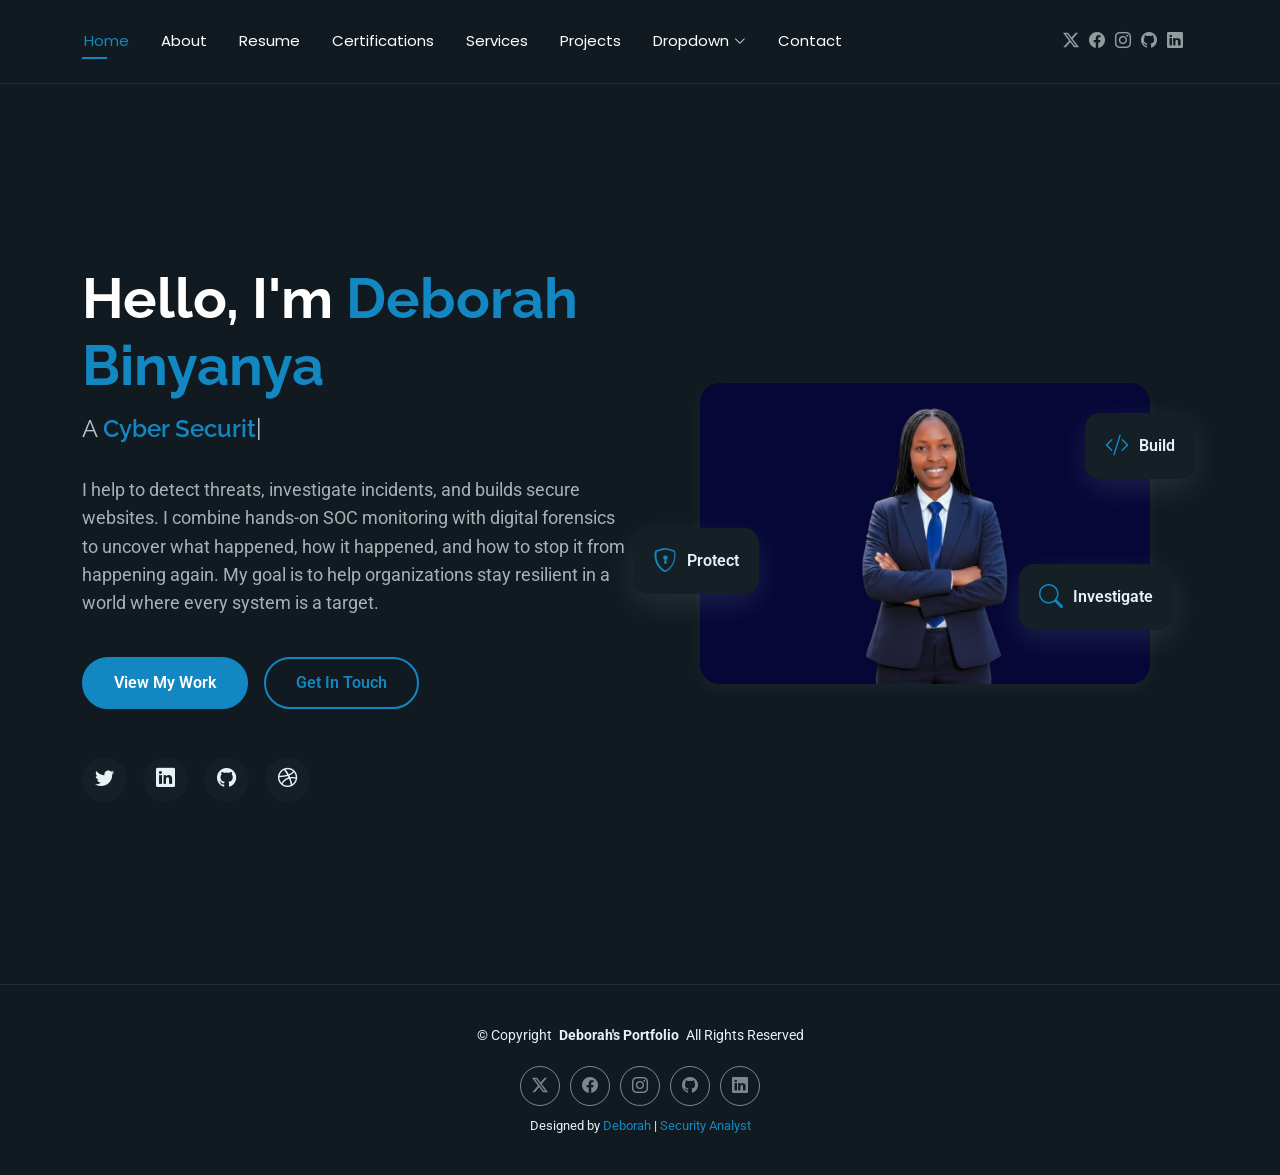
<file: index.html>
<!doctype html>
<html lang="en">
  <head>
    <meta charset="utf-8" />
    <meta content="width=device-width, initial-scale=1.0" name="viewport" />
    <title>Index - Deborah Portfolio</title>
    <meta name="description" content="" />
    <meta name="keywords" content="" />

    <!-- Favicons -->
    <link href="assets/img/favicon.png" rel="icon" />
    <link href="assets/img/apple-touch-icon.png" rel="apple-touch-icon" />

    <!-- Fonts -->
    <link href="https://fonts.googleapis.com" rel="preconnect" />
    <link href="https://fonts.gstatic.com" rel="preconnect" crossorigin />
    <link
      href="https://fonts.googleapis.com/css2?family=Roboto:ital,wght@0,100;0,300;0,400;0,500;0,700;0,900;1,100;1,300;1,400;1,500;1,700;1,900&family=Poppins:ital,wght@0,100;0,200;0,300;0,400;0,500;0,600;0,700;0,800;0,900;1,100;1,200;1,300;1,400;1,500;1,600;1,700;1,800;1,900&family=Raleway:ital,wght@0,100;0,200;0,300;0,400;0,500;0,600;0,700;0,800;0,900;1,100;1,200;1,300;1,400;1,500;1,600;1,700;1,800;1,900&display=swap"
      rel="stylesheet"
    />

    <!-- Vendor CSS Files -->
    <link
      href="assets/vendor/bootstrap/css/bootstrap.min.css"
      rel="stylesheet"
    />
    <link
      href="assets/vendor/bootstrap-icons/bootstrap-icons.css"
      rel="stylesheet"
    />
    <link href="assets/vendor/aos/aos.css" rel="stylesheet" />
    <link href="assets/vendor/swiper/swiper-bundle.min.css" rel="stylesheet" />
    <link
      href="assets/vendor/glightbox/css/glightbox.min.css"
      rel="stylesheet"
    />

    <!-- Main CSS File -->
    <link href="assets/css/main.css" rel="stylesheet" />
  </head>

  <body class="index-page">
    <header
      id="header"
      class="header d-flex align-items-center light-background sticky-top"
    >
      <div
        class="container position-relative d-flex align-items-center justify-content-between"
      >
        <nav id="navmenu" class="navmenu">
          <ul>
            <li><a href="index.html" class="active">Home</a></li>
            <li><a href="about.html">About</a></li>
            <li><a href="resume.html">Resume</a></li>
            <li><a href="certifications.html">Certifications</a></li>
            <li><a href="services.html">Services</a></li>
            <li><a href="portfolio.html">Projects</a></li>
            <li class="dropdown">
              <a href="#"
                ><span>Dropdown</span>
                <i class="bi bi-chevron-down toggle-dropdown"></i
              ></a>
              <ul>
                <li><a href="#">Dropdown 1</a></li>
                <li class="dropdown">
                  <a href="#"
                    ><span>Deep Dropdown</span>
                    <i class="bi bi-chevron-down toggle-dropdown"></i
                  ></a>
                  <ul>
                    <li><a href="#">Deep Dropdown 1</a></li>
                    <li><a href="#">Deep Dropdown 2</a></li>
                    <li><a href="#">Deep Dropdown 3</a></li>
                    <li><a href="#">Deep Dropdown 4</a></li>
                    <li><a href="#">Deep Dropdown 5</a></li>
                  </ul>
                </li>
                <li><a href="#">Dropdown 2</a></li>
                <li><a href="#">Dropdown 3</a></li>
                <li><a href="#">Dropdown 4</a></li>
              </ul>
            </li>
            <li><a href="contact.html">Contact</a></li>
          </ul>
          <i class="mobile-nav-toggle d-xl-none bi bi-list"></i>
        </nav>

        <div class="header-social-links">
          <a href="#" class="twitter"><i class="bi bi-twitter-x"></i></a>
          <a href="#" class="facebook"><i class="bi bi-facebook"></i></a>
          <a href="#" class="instagram"><i class="bi bi-instagram"></i></a>
          <a href="https://github.com/cy613h"><i class="bi bi-github"></i></a>
          <a
            href="https://www.linkedin.com/in/deborah-nyatichi-886b04206/"
            class="linkedin"
            ><i class="bi bi-linkedin"></i
          ></a>
        </div>
      </div>
    </header>

    <main class="main">
      <!-- Hero Section -->
      <section id="hero" class="hero section">
        <div class="container" data-aos="fade-up" data-aos-delay="100">
          <div class="row gy-4 align-items-center">
            <div class="col-lg-6 order-2 order-lg-1">
              <div class="hero-content">
                <h1 data-aos="fade-up" data-aos-delay="200">
                  Hello, I'm <span class="highlight">Deborah Binyanya</span>
                </h1>
                <h2 data-aos="fade-up" data-aos-delay="300">
                  A
                  <span
                    class="typed"
                    data-typed-items="Cyber Security Analyst, SOC Analyst, Digital Forensics and Incident Responder, Web Developer"
                  ></span>
                </h2>
                <p data-aos="fade-up" data-aos-delay="400">
                  I help to detect threats, investigate incidents, and builds
                  secure websites. I combine hands-on SOC monitoring with
                  digital forensics to uncover what happened, how it happened,
                  and how to stop it from happening again. My goal is to help
                  organizations stay resilient in a world where every system is
                  a target.
                </p>
                <div
                  class="hero-actions"
                  data-aos="fade-up"
                  data-aos-delay="500"
                >
                  <a href="portfolio.html" class="btn btn-primary"
                    >View My Work</a
                  >
                  <a href="contact.html" class="btn btn-outline"
                    >Get In Touch</a
                  >
                </div>
                <div
                  class="social-links"
                  data-aos="fade-up"
                  data-aos-delay="600"
                >
                  <a href="#"><i class="bi bi-twitter"></i></a>
                  <a
                    href="https://www.linkedin.com/in/deborah-nyatichi-886b04206/"
                    ><i class="bi bi-linkedin"></i
                  ></a>
                  <a href="https://github.com/cy613h"
                    ><i class="bi bi-github"></i
                  ></a>
                  <a href="#"><i class="bi bi-dribbble"></i></a>
                </div>
              </div>
            </div>
            <div class="col-lg-6 order-1 order-lg-2">
              <div class="hero-image" data-aos="zoom-in" data-aos-delay="300">
                <div class="image-wrapper">
                  <img
                    src="assets/img/profile/profpic.jpeg"
                    alt="Deborah Nyatichi"
                    class="img-fluid"
                  />
                  <div class="floating-elements">
                    <div
                      class="floating-card design"
                      data-aos="fade-left"
                      data-aos-delay="700"
                    >
                      <i class="bi-code-slash"></i>
                      <span>Build</span>
                    </div>
                    <div
                      class="floating-card code"
                      data-aos="fade-right"
                      data-aos-delay="800"
                    >
                      <i class="bi bi-shield-lock"></i>
                      <span>Protect</span>
                    </div>
                    <div
                      class="floating-card creativity"
                      data-aos="fade-up"
                      data-aos-delay="900"
                    >
                      <i class="bi bi-search"></i>
                      <span>Investigate</span>
                    </div>
                  </div>
                </div>
              </div>
            </div>
          </div>
        </div>
      </section>
      <!-- /Hero Section -->
    </main>

    <footer id="footer" class="footer">
      <div class="container">
        <div class="copyright text-center">
          <p>
            © <span>Copyright</span>
            <strong class="px-1 sitename">Deborah's Portfolio</strong>
            <span>All Rights Reserved<br /></span>
          </p>
        </div>
        <div class="social-links d-flex justify-content-center">
          <a href=""><i class="bi bi-twitter-x"></i></a>
          <a href=""><i class="bi bi-facebook"></i></a>
          <a href=""><i class="bi bi-instagram"></i></a>
          <a href="https://github.com/cy613h"><i class="bi bi-github"></i></a>
          <a href="https://www.linkedin.com/in/deborah-nyatichi-886b04206/"
            ><i class="bi bi-linkedin"></i
          ></a>
        </div>
        <div class="credits">
          Designed by
          <a href="https://www.linkedin.com/in/deborah-nyatichi-886b04206/"
            >Deborah</a
          >
          |
          <a href="https://github.com/cy613h">Security Analyst</a>
        </div>
      </div>
    </footer>

    <!-- Scroll Top -->
    <a
      href="#"
      id="scroll-top"
      class="scroll-top d-flex align-items-center justify-content-center"
      ><i class="bi bi-arrow-up-short"></i
    ></a>

    <!-- Preloader -->
    <div id="preloader"></div>

    <!-- Vendor JS Files -->
    <script src="assets/vendor/bootstrap/js/bootstrap.bundle.min.js"></script>
    <script src="assets/vendor/php-email-form/validate.js"></script>
    <script src="assets/vendor/aos/aos.js"></script>
    <script src="assets/vendor/typed.js/typed.umd.js"></script>
    <script src="assets/vendor/waypoints/noframework.waypoints.js"></script>
    <script src="assets/vendor/purecounter/purecounter_vanilla.js"></script>
    <script src="assets/vendor/swiper/swiper-bundle.min.js"></script>
    <script src="assets/vendor/imagesloaded/imagesloaded.pkgd.min.js"></script>
    <script src="assets/vendor/isotope-layout/isotope.pkgd.min.js"></script>
    <script src="assets/vendor/glightbox/js/glightbox.min.js"></script>

    <!-- Main JS File -->
    <script src="assets/js/main.js"></script>
  </body>
</html>
</file>
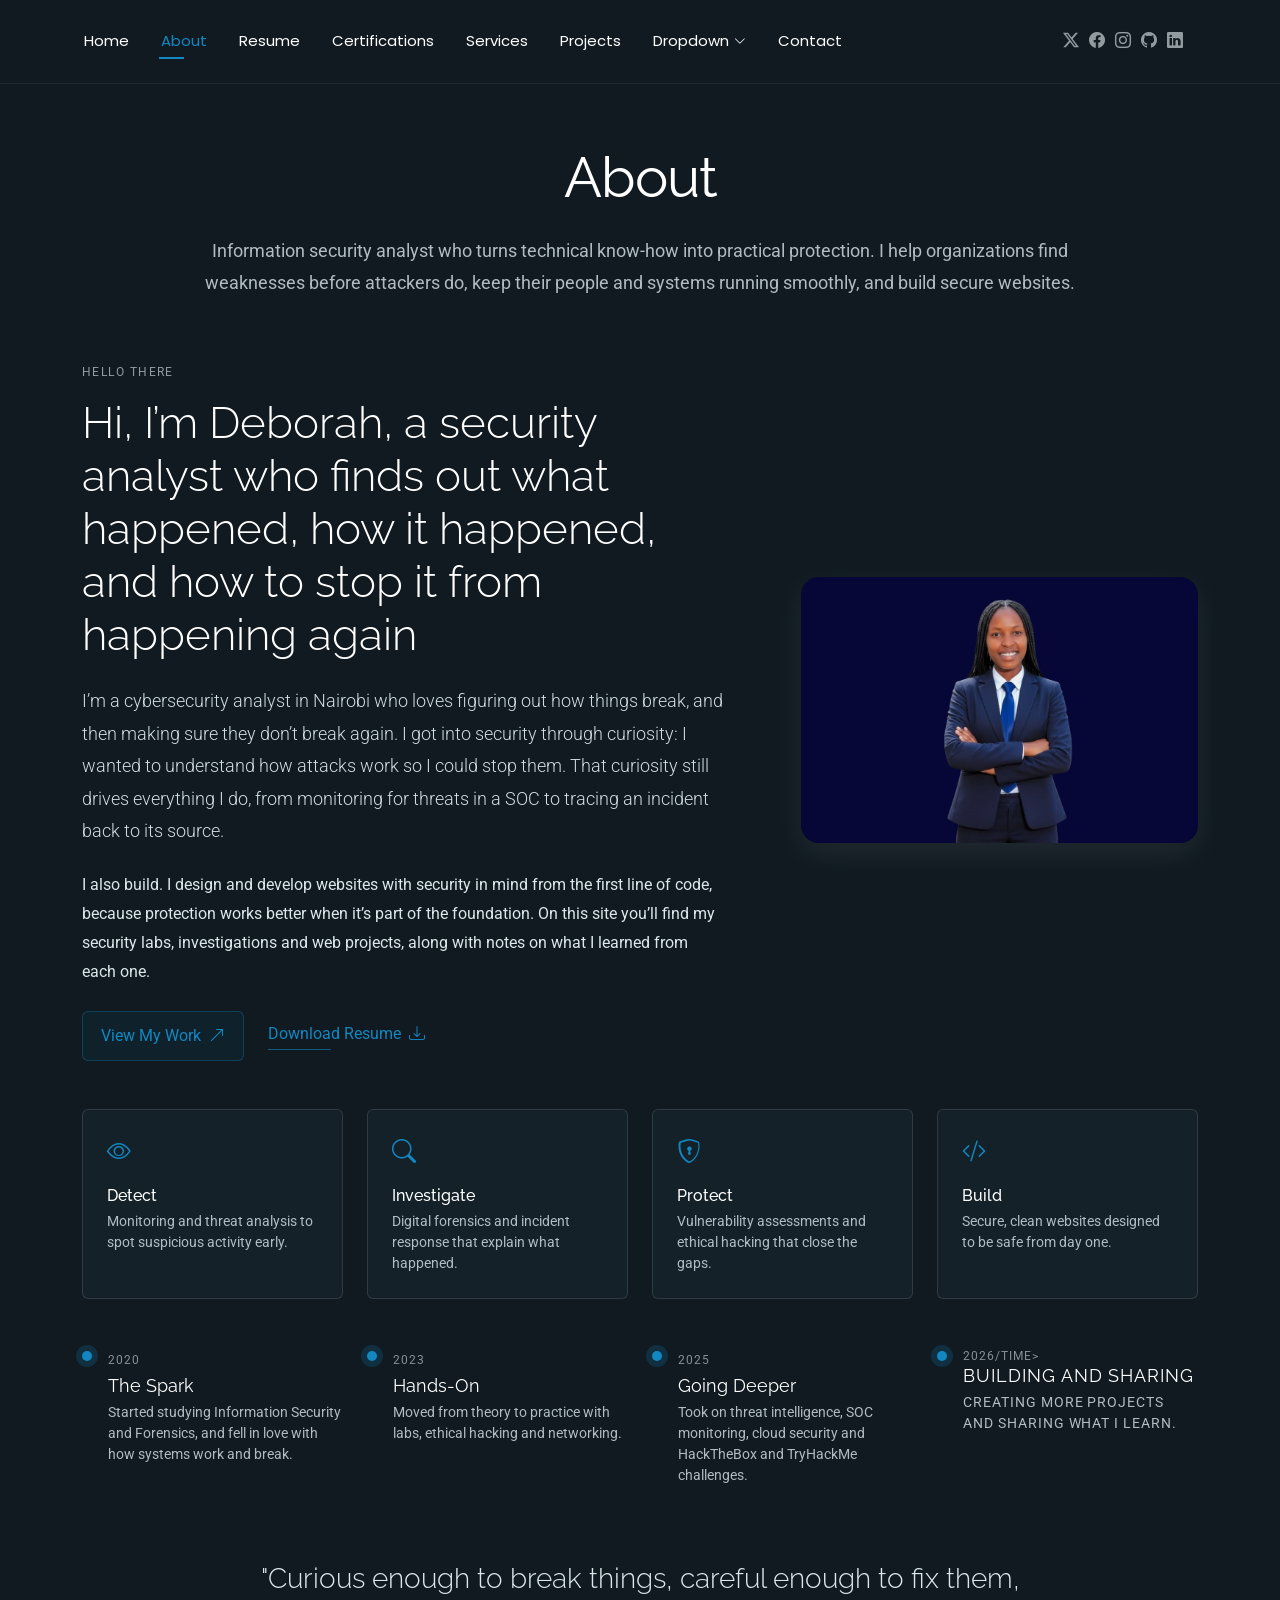
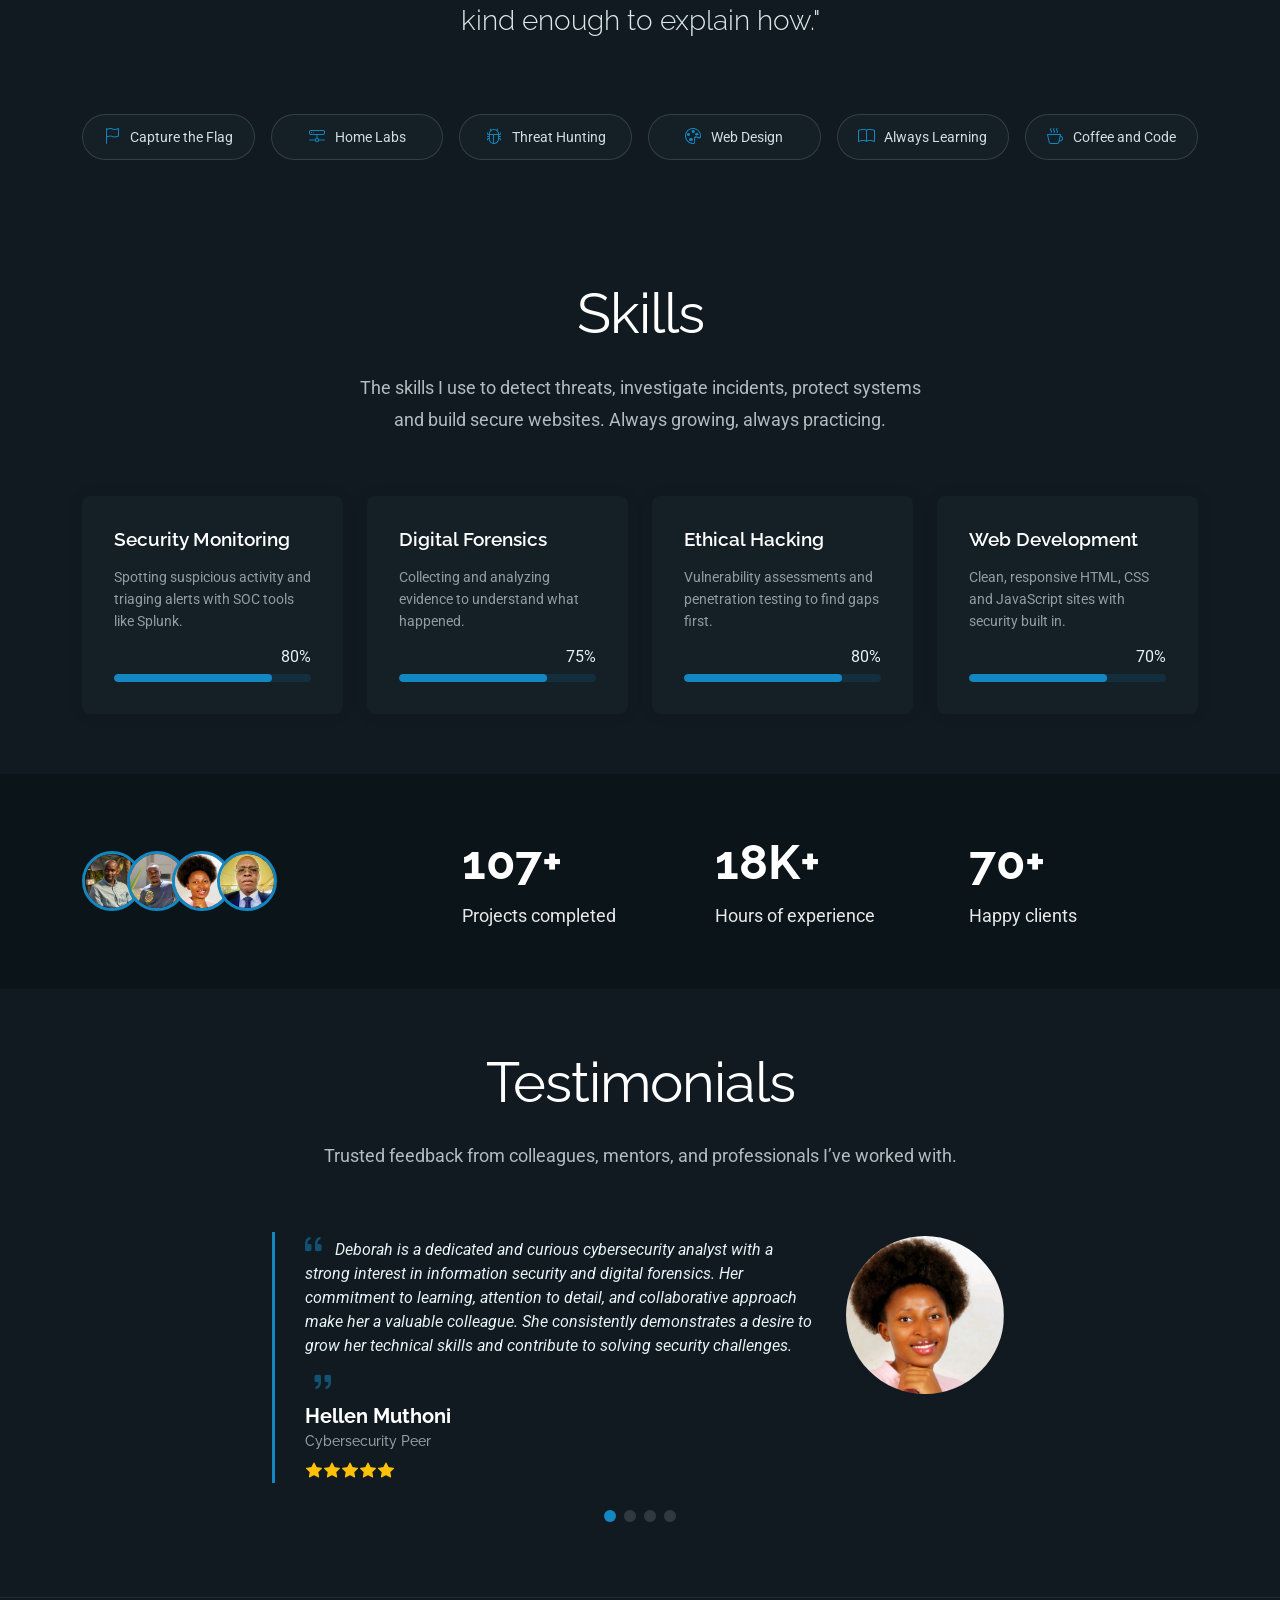
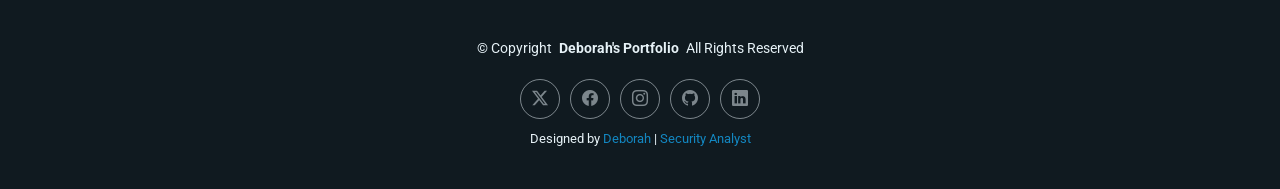
<file: about.html>
<!doctype html>
<html lang="en">
  <head>
    <meta charset="utf-8" />
    <meta content="width=device-width, initial-scale=1.0" name="viewport" />
    <title>About - Deborah Portfolio</title>
    <meta name="description" content="" />
    <meta name="keywords" content="" />

    <!-- Favicons -->
    <link href="assets/img/favicon.png" rel="icon" />
    <link href="assets/img/apple-touch-icon.png" rel="apple-touch-icon" />

    <!-- Fonts -->
    <link href="https://fonts.googleapis.com" rel="preconnect" />
    <link href="https://fonts.gstatic.com" rel="preconnect" crossorigin />
    <link
      href="https://fonts.googleapis.com/css2?family=Roboto:ital,wght@0,100;0,300;0,400;0,500;0,700;0,900;1,100;1,300;1,400;1,500;1,700;1,900&family=Poppins:ital,wght@0,100;0,200;0,300;0,400;0,500;0,600;0,700;0,800;0,900;1,100;1,200;1,300;1,400;1,500;1,600;1,700;1,800;1,900&family=Raleway:ital,wght@0,100;0,200;0,300;0,400;0,500;0,600;0,700;0,800;0,900;1,100;1,200;1,300;1,400;1,500;1,600;1,700;1,800;1,900&display=swap"
      rel="stylesheet"
    />

    <!-- Vendor CSS Files -->
    <link
      href="assets/vendor/bootstrap/css/bootstrap.min.css"
      rel="stylesheet"
    />
    <link
      href="assets/vendor/bootstrap-icons/bootstrap-icons.css"
      rel="stylesheet"
    />
    <link href="assets/vendor/aos/aos.css" rel="stylesheet" />
    <link href="assets/vendor/swiper/swiper-bundle.min.css" rel="stylesheet" />
    <link
      href="assets/vendor/glightbox/css/glightbox.min.css"
      rel="stylesheet"
    />

    <!-- Main CSS File -->
    <link href="assets/css/main.css" rel="stylesheet" />
  </head>

  <body class="about-page">
    <header
      id="header"
      class="header d-flex align-items-center light-background sticky-top"
    >
      <div
        class="container position-relative d-flex align-items-center justify-content-between"
      >
        <nav id="navmenu" class="navmenu">
          <ul>
            <li><a href="index.html">Home</a></li>
            <li><a href="about.html" class="active">About</a></li>
            <li><a href="resume.html">Resume</a></li>
            <li><a href="certifications.html">Certifications</a></li>
            <li><a href="services.html">Services</a></li>
            <li><a href="portfolio.html">Projects</a></li>
            <li class="dropdown">
              <a href="#"
                ><span>Dropdown</span>
                <i class="bi bi-chevron-down toggle-dropdown"></i
              ></a>
              <ul>
                <li><a href="#">Dropdown 1</a></li>
                <li class="dropdown">
                  <a href="#"
                    ><span>Deep Dropdown</span>
                    <i class="bi bi-chevron-down toggle-dropdown"></i
                  ></a>
                  <ul>
                    <li><a href="#">Deep Dropdown 1</a></li>
                    <li><a href="#">Deep Dropdown 2</a></li>
                    <li><a href="#">Deep Dropdown 3</a></li>
                    <li><a href="#">Deep Dropdown 4</a></li>
                    <li><a href="#">Deep Dropdown 5</a></li>
                  </ul>
                </li>
                <li><a href="#">Dropdown 2</a></li>
                <li><a href="#">Dropdown 3</a></li>
                <li><a href="#">Dropdown 4</a></li>
              </ul>
            </li>
            <li><a href="contact.html">Contact</a></li>
          </ul>
          <i class="mobile-nav-toggle d-xl-none bi bi-list"></i>
        </nav>

        <div class="header-social-links">
          <a href="#" class="twitter"><i class="bi bi-twitter-x"></i></a>
          <a href="#" class="facebook"><i class="bi bi-facebook"></i></a>
          <a href="#" class="instagram"><i class="bi bi-instagram"></i></a>
          <a href="https://github.com/cy613h"><i class="bi bi-github"></i></a>
          <a
            href="https://www.linkedin.com/in/deborah-nyatichi-886b04206/"
            class="linkedin"
            ><i class="bi bi-linkedin"></i
          ></a>
        </div>
      </div>
    </header>

    <main class="main">
      <!-- About Section -->
      <section id="about" class="about section">
        <!-- Section Title -->
        <div class="container section-title" data-aos="fade-up">
          <h2>About</h2>
          <p>
            Information security analyst who turns technical know-how into
            practical protection. I help organizations find weaknesses before
            attackers do, keep their people and systems running smoothly, and
            build secure websites.
          </p>
        </div>
        <!-- End Section Title -->

        <div class="container" data-aos="fade-up" data-aos-delay="100">
          <!-- Intro + Photo -->
          <div class="row align-items-center justify-content-between gy-5 mb-5">
            <div class="col-lg-7" data-aos="fade-right" data-aos-delay="150">
              <div class="intro-content">
                <span class="eyebrow">Hello there</span>
                <h2 class="headline">
                  Hi, I’m Deborah, a security analyst who finds out what
                  happened, how it happened, and how to stop it from happening
                  again
                </h2>
                <p class="lead">
                  I’m a cybersecurity analyst in Nairobi who loves figuring out
                  how things break, and then making sure they don’t break again.
                  I got into security through curiosity: I wanted to understand
                  how attacks work so I could stop them. That curiosity still
                  drives everything I do, from monitoring for threats in a SOC
                  to tracing an incident back to its source.
                </p>
                <p>
                  I also build. I design and develop websites with security in
                  mind from the first line of code, because protection works
                  better when it’s part of the foundation. On this site you’ll
                  find my security labs, investigations and web projects, along
                  with notes on what I learned from each one.
                </p>

                <div class="cta-group">
                  <a href="portfolio.html" class="btn-ghost">
                    View My Work <i class="bi bi-arrow-up-right"></i>
                  </a>
                  <a href="#" class="link-underline">
                    Download Resume <i class="bi bi-download"></i>
                  </a>
                </div>
              </div>
            </div>

            <div class="col-lg-5" data-aos="zoom-in" data-aos-delay="250">
              <figure class="profile-figure text-center text-lg-end">
                <img
                  src="assets/img/profile/profpic.jpeg"
                  alt="Portrait of Deborah"
                  class="img-fluid profile-photo"
                />
              </figure>
            </div>
          </div>
          <!-- End Intro + Photo -->

          <!-- Skills Grid -->
          <div class="mb-5">
            <div class="row g-4">
              <div
                class="col-6 col-md-4 col-lg-3"
                data-aos="fade-up"
                data-aos-delay="120"
              >
                <div class="skill-item">
                  <i class="bi bi-eye"></i>
                  <h3>Detect</h3>
                  <p>Monitoring and threat analysis to spot suspicious activity early.</p>
                </div>
              </div>
              <div
                class="col-6 col-md-4 col-lg-3"
                data-aos="fade-up"
                data-aos-delay="180"
              >
                <div class="skill-item">
                  <i class="bi bi-search"></i>
                  <h3>Investigate</h3>
                  <p>Digital forensics and incident response that explain what happened.</p>
                </div>
              </div>
              <div
                class="col-6 col-md-4 col-lg-3"
                data-aos="fade-up"
                data-aos-delay="240"
              >
                <div class="skill-item">
                  <i class="bi bi-shield-lock"></i>
                  <h3>Protect</h3>
                  <p>Vulnerability assessments and ethical hacking that close the gaps.</p>
                </div>
              </div>
              <div
                class="col-6 col-md-4 col-lg-3"
                data-aos="fade-up"
                data-aos-delay="300"
              >
                <div class="skill-item">
                  <i class="bi bi-code-slash"></i>
                  <h3>Build</h3>
                  <p>Secure, clean websites designed to be safe from day one.</p>
                </div>
              </div>
            </div>
          </div>
          <!-- End Skills Grid -->

          <!-- Journey Timeline -->
          <div class="mb-5">
            <div class="row g-4">
              <div
                class="col-md-6 col-lg-3"
                data-aos="fade-up"
                data-aos-delay="120"
              >
                <article class="timeline-item">
                  <span class="dot"></span>
                  <time>2020</time>
                  <h4>The Spark</h4>
                  <p>Started studying Information Security and Forensics, and fell in love with how systems work and break.</p>
                </article>
              </div>
              <div
                class="col-md-6 col-lg-3"
                data-aos="fade-up"
                data-aos-delay="180"
              >
                <article class="timeline-item">
                  <span class="dot"></span>
                  <time>2023</time>
                  <h4>Hands-On</h4>
                  <p>Moved from theory to practice with labs, ethical hacking and networking.</p>
                </article>
              </div>
              <div
                class="col-md-6 col-lg-3"
                data-aos="fade-up"
                data-aos-delay="240"
              >
                <article class="timeline-item">
                  <span class="dot"></span>
                  <time>2025</time>
                  <h4>Going Deeper</h4>
                  <p>Took on threat intelligence, SOC monitoring, cloud security and HackTheBox and TryHackMe challenges.</p>
                </article>
              </div>
              <div
                class="col-md-6 col-lg-3"
                data-aos="fade-up"
                data-aos-delay="300"
              >
                <article class="timeline-item">
                  <span class="dot"></span>
                  <time>2026/time>
                  <h4>Building and Sharing</h4>
                  <p>Creating more projects and sharing what I learn.</p>
                </article>
              </div>
            </div>
          </div>
          <!-- End Journey Timeline -->

          <!-- Quote -->
          <blockquote
            class="personal-quote text-center mb-5"
            data-aos="fade-down"
            data-aos-delay="200"
          >
            <p>
              "Curious enough to break things, careful enough to fix them, kind enough to explain how."
            </p>
          </blockquote>
          <!-- End Quote -->

          <!-- Fun Facts -->
          <div class="row g-3 justify-content-center">
            <div
              class="col-6 col-md-3 col-lg-2"
              data-aos="zoom-in"
              data-aos-delay="120"
            >
              <div class="fact-pill">
                <i class="bi bi-flag"></i>
                <span>Capture the Flag</span>
              </div>
            </div>
            <div
              class="col-6 col-md-3 col-lg-2"
              data-aos="zoom-in"
              data-aos-delay="160"
            >
              <div class="fact-pill">
                <i class="bi bi-hdd-network"></i>
                <span>Home Labs</span>
              </div>
            </div>
            <div
              class="col-6 col-md-3 col-lg-2"
              data-aos="zoom-in"
              data-aos-delay="200"
            >
              <div class="fact-pill">
                <i class="bi bi-bug"></i>
                <span>Threat Hunting</span>
              </div>
            </div>
            <div
              class="col-6 col-md-3 col-lg-2"
              data-aos="zoom-in"
              data-aos-delay="240"
            >
              <div class="fact-pill">
                <i class="bi bi-palette"></i>
                <span>Web Design</span>
              </div>
            </div>
            <div
              class="col-6 col-md-3 col-lg-2"
              data-aos="zoom-in"
              data-aos-delay="200"
            >
              <div class="fact-pill">
                <i class="bi bi-book"></i>
                <span>Always Learning</span>
              </div>
            </div>
              <div
              class="col-6 col-md-3 col-lg-2"
              data-aos="zoom-in"
              data-aos-delay="200"
            >
              <div class="fact-pill">
                <i class="bi bi-cup-hot"></i>
                <span>Coffee and Code</span>
              </div>
            </div>
          </div>
          <!-- End Fun Facts -->
        </div>
      </section>
      <!-- /About Section -->

      <!-- Skills Section -->
      <section id="skills" class="skills section">
        <!-- Section Title -->
        <div class="container section-title" data-aos="fade-up">
          <h2>Skills</h2>
          <p>
            The skills I use to detect threats, investigate incidents, protect systems and build secure websites. Always growing, always practicing.
          </p>
        </div>
        <!-- End Section Title -->

        <div class="container" data-aos="fade-up" data-aos-delay="100">
          <div class="row g-4 skills-animation">
            <div
              class="col-md-6 col-lg-3"
              data-aos="fade-up"
              data-aos-delay="100"
            >
              <div class="skill-box">
                <h3>Security Monitoring</h3>
                <p>
                  Spotting suspicious activity and triaging alerts with SOC tools like Splunk.
                </p>
                <span class="text-end d-block">80%</span>
                <div class="progress">
                  <div
                    class="progress-bar"
                    role="progressbar"
                    aria-valuenow="80"
                    aria-valuemin="0"
                    aria-valuemax="100"
                  ></div>
                </div>
              </div>
            </div>

            <div
              class="col-md-6 col-lg-3"
              data-aos="fade-up"
              data-aos-delay="200"
            >
              <div class="skill-box">
                <h3>Digital Forensics</h3>
                <p>Collecting and analyzing evidence to understand what happened.</p>
                <span class="text-end d-block">75%</span>
                <div class="progress">
                  <div
                    class="progress-bar"
                    role="progressbar"
                    aria-valuenow="75"
                    aria-valuemin="0"
                    aria-valuemax="100"
                  ></div>
                </div>
              </div>
            </div>

            <div
              class="col-md-6 col-lg-3"
              data-aos="fade-up"
              data-aos-delay="300"
            >
              <div class="skill-box">
                <h3>Ethical Hacking</h3>
                <p>Vulnerability assessments and penetration testing to find gaps first.</p>
                <span class="text-end d-block">80%</span>
                <div class="progress">
                  <div
                    class="progress-bar"
                    role="progressbar"
                    aria-valuenow="80"
                    aria-valuemin="0"
                    aria-valuemax="100"
                  ></div>
                </div>
              </div>
            </div>

            <div
              class="col-md-6 col-lg-3"
              data-aos="fade-up"
              data-aos-delay="400"
            >
              <div class="skill-box">
                <h3>Web Development</h3>
                <p>
                  Clean, responsive HTML, CSS and JavaScript sites with security built in.
                </p>
                <span class="text-end d-block">70%</span>
                <div class="progress">
                  <div
                    class="progress-bar"
                    role="progressbar"
                    aria-valuenow="70"
                    aria-valuemin="0"
                    aria-valuemax="100"
                  ></div>
                </div>
              </div>
            </div>
          </div>
        </div>
      </section>
      <!-- /Skills Section -->

      <!-- Stats Section -->
      <section id="stats" class="stats section dark-background">
        <div class="container" data-aos="fade-up" data-aos-delay="100">
          <div class="row align-items-center">
            <div class="col-lg-4" data-aos="fade-up" data-aos-delay="200">
              <div class="avatars d-flex align-items-center">
                <img
                  src="assets/img/person/mose.jpeg"
                  alt="Avatar 1"
                  class="rounded-circle"
                  loading="lazy"
                />
                <img
                  src="assets/img/person/munjiru.jpeg"
                  alt="Avatar 2"
                  class="rounded-circle"
                  loading="lazy"
                />
                <img
                  src="assets/img/person/muthoni.jpeg"
                  alt="Avatar 3"
                  class="rounded-circle"
                  loading="lazy"
                />
                <img
                  src="assets/img/person/onsomu.jpeg"
                  alt="Avatar 4"
                  class="rounded-circle"
                  loading="lazy"
                />
              </div>
            </div>

            <div class="col-lg-8">
              <div class="row counters">
                <div class="col-md-4" data-aos="fade-up" data-aos-delay="300">
                  <h2>
                    <span
                      data-purecounter-start="0"
                      data-purecounter-end="185"
                      data-purecounter-duration="1"
                      class="purecounter"
                    ></span
                    >+
                  </h2>
                  <p>Projects completed</p>
                </div>

                <div class="col-md-4" data-aos="fade-up" data-aos-delay="400">
                  <h2>
                    <span
                      data-purecounter-start="0"
                      data-purecounter-end="32"
                      data-purecounter-duration="1"
                      class="purecounter"
                    ></span
                    >K+
                  </h2>
                  <p>Hours of experience</p>
                </div>

                <div class="col-md-4" data-aos="fade-up" data-aos-delay="500">
                  <h2>
                    <span
                      data-purecounter-start="0"
                      data-purecounter-end="128"
                      data-purecounter-duration="1"
                      class="purecounter"
                    ></span
                    >+
                  </h2>
                  <p>Happy clients</p>
                </div>
              </div>
            </div>
          </div>
        </div>
      </section>
      <!-- /Stats Section -->

      <!-- Testimonials Section -->
      <section id="testimonials" class="testimonials section">
        <!-- Section Title -->
        <div class="container section-title" data-aos="fade-up">
          <h2>Testimonials</h2>
          <p>
            Trusted feedback from colleagues, mentors, and professionals I’ve worked with.
          </p>
        </div>
        <!-- End Section Title -->

        <div class="container" data-aos="fade-up" data-aos-delay="100">
          <div class="swiper init-swiper">
            <script type="application/json" class="swiper-config">
              {
                "loop": true,
                "speed": 600,
                "autoplay": {
                  "delay": 5000
                },
                "slidesPerView": "auto",
                "pagination": {
                  "el": ".swiper-pagination",
                  "type": "bullets",
                  "clickable": true
                }
              }
            </script>
            <div class="swiper-wrapper">
              <div class="swiper-slide">
                <div class="testimonial-item">
                  <div class="row gy-4 justify-content-center">
                    <div class="col-lg-6">
                      <div class="testimonial-content">
                        <p>
                          <i class="bi bi-quote quote-icon-left"></i>
                          <span
                            >Deborah is a dedicated and curious cybersecurity analyst with a strong interest in information security and digital forensics. 
                            Her commitment to learning, attention to detail, and collaborative approach make her a valuable colleague. 
                            She consistently demonstrates a desire to grow her technical skills and contribute to solving security challenges.</span
                          >
                          <i class="bi bi-quote quote-icon-right"></i>
                        </p>
                        <h3>Hellen Muthoni</h3>
                        <h4>Cybersecurity Peer</h4>
                        <div class="stars">
                          <i class="bi bi-star-fill"></i
                          ><i class="bi bi-star-fill"></i
                          ><i class="bi bi-star-fill"></i
                          ><i class="bi bi-star-fill"></i
                          ><i class="bi bi-star-fill"></i>
                        </div>
                      </div>
                    </div>
                    <div class="col-lg-2 text-center">
                      <img
                        src="assets/img/person/muthoni.jpeg"
                        class="img-fluid testimonial-img"
                        alt=""
                      />
                    </div>
                  </div>
                </div>
              </div>
              <!-- End testimonial item -->

              <div class="swiper-slide">
                <div class="testimonial-item">
                  <div class="row gy-4 justify-content-center">
                    <div class="col-lg-6">
                      <div class="testimonial-content">
                        <p>
                          <i class="bi bi-quote quote-icon-left"></i>
                          <span>
                            Deborah brings a solid foundation in cybersecurity, vulnerability assessment, penetration testing, and IT support. 
                            Her interest in security and continuous professional development demonstrates promising potential in the information security field. 
                            She is building the technical knowledge and practical mindset needed to contribute to security-focused teams.</span>
                          <i class="bi bi-quote quote-icon-right"></i>
                        </p>
                        <h3>Edwin Mose</h3>
                        <h4>Cybersecurity Lead</h4>
                        <div class="stars">
                          <i class="bi bi-star-fill"></i
                          ><i class="bi bi-star-fill"></i
                          ><i class="bi bi-star-fill"></i
                          ><i class="bi bi-star-fill"></i
                          ><i class="bi bi-star-fill"></i>
                        </div>
                      </div>
                    </div>
                    <div class="col-lg-2 text-center">
                      <img
                        src="assets/img/person/mose.jpeg"
                        class="img-fluid testimonial-img"
                        alt=""
                      />
                    </div>
                  </div>
                </div>
              </div>
              <!-- End testimonial item -->

              <div class="swiper-slide">
                <div class="testimonial-item">
                  <div class="row gy-4 justify-content-center">
                    <div class="col-lg-6">
                      <div class="testimonial-content">
                        <p>
                          <i class="bi bi-quote quote-icon-left"></i>
                          <span
                            >Deborah has demonstrated a strong foundation in Information Security and Forensics, coupled with a genuine interest in cybersecurity and ethical hacking. 
                            Her commitment to developing practical skills and expanding her technical knowledge reflects the mindset needed to grow into a capable information 
                            security professional.</span
                          >
                          <i class="bi bi-quote quote-icon-right"></i>
                        </p>
                        <h3>Clive Onsomu</h3>
                        <h4>Cybersecurity Lecturer, KCA University</h4>
                        <div class="stars">
                          <i class="bi bi-star-fill"></i
                          ><i class="bi bi-star-fill"></i
                          ><i class="bi bi-star-fill"></i
                          ><i class="bi bi-star-fill"></i
                          ><i class="bi bi-star-fill"></i>
                        </div>
                      </div>
                    </div>
                    <div class="col-lg-2 text-center">
                      <img
                        src="assets/img/person/onsomu.jpeg"
                        class="img-fluid testimonial-img"
                        alt=""
                      />
                    </div>
                  </div>
                </div>
              </div>
              <!-- End testimonial item -->

              <div class="swiper-slide">
                <div class="testimonial-item">
                  <div class="row gy-4 justify-content-center">
                    <div class="col-lg-6">
                      <div class="testimonial-content">
                        <p>
                          <i class="bi bi-quote quote-icon-left"></i>
                          <span
                            >Deborah has shown a commitment to supporting IT operations, resolving technical issues, and helping maintain smooth day-to-day workflows. 
                            Her willingness to learn, attention to detail, and approach to handling assigned responsibilities are valuable qualities in a professional 
                            environment where reliability and service matter.</span
                          >
                          <i class="bi bi-quote quote-icon-right"></i>
                        </p>
                        <h3>Eric Munjiru</h3>
                        <h4>IT Manager, 4G Capital</h4>
                        <div class="stars">
                          <i class="bi bi-star-fill"></i
                          ><i class="bi bi-star-fill"></i
                          ><i class="bi bi-star-fill"></i
                          ><i class="bi bi-star-fill"></i
                          ><i class="bi bi-star-fill"></i>
                        </div>
                      </div>
                    </div>
                    <div class="col-lg-2 text-center">
                      <img
                        src="assets/img/person/munjiru.jpeg"
                        class="img-fluid testimonial-img"
                        alt=""
                      />
                    </div>
                  </div>
                </div>
              </div>
              <!-- End testimonial item -->
            </div>
            <div class="swiper-pagination"></div>
          </div>
        </div>
      </section>
      <!-- /Testimonials Section -->
    </main>

       <footer id="footer" class="footer">
      <div class="container">
        <div class="copyright text-center">
          <p>
            © <span>Copyright</span>
            <strong class="px-1 sitename">Deborah's Portfolio</strong>
            <span>All Rights Reserved<br /></span>
          </p>
        </div>
        <div class="social-links d-flex justify-content-center">
          <a href=""><i class="bi bi-twitter-x"></i></a>
          <a href=""><i class="bi bi-facebook"></i></a>
          <a href=""><i class="bi bi-instagram"></i></a>
          <a href="https://github.com/cy613h"><i class="bi bi-github"></i></a>
          <a href="https://www.linkedin.com/in/deborah-nyatichi-886b04206/"
            ><i class="bi bi-linkedin"></i
          ></a>
        </div>
        <div class="credits">
          Designed by
          <a href="https://www.linkedin.com/in/deborah-nyatichi-886b04206/"
            >Deborah</a
          >
          |
          <a href="https://github.com/cy613h">Security Analyst</a>
        </div>
      </div>
    </footer>

    <!-- Scroll Top -->
    <a
      href="#"
      id="scroll-top"
      class="scroll-top d-flex align-items-center justify-content-center"
      ><i class="bi bi-arrow-up-short"></i
    ></a>

    <!-- Preloader -->
    <div id="preloader"></div>

    <!-- Vendor JS Files -->
    <script src="assets/vendor/bootstrap/js/bootstrap.bundle.min.js"></script>
    <script src="assets/vendor/php-email-form/validate.js"></script>
    <script src="assets/vendor/aos/aos.js"></script>
    <script src="assets/vendor/typed.js/typed.umd.js"></script>
    <script src="assets/vendor/waypoints/noframework.waypoints.js"></script>
    <script src="assets/vendor/purecounter/purecounter_vanilla.js"></script>
    <script src="assets/vendor/swiper/swiper-bundle.min.js"></script>
    <script src="assets/vendor/imagesloaded/imagesloaded.pkgd.min.js"></script>
    <script src="assets/vendor/isotope-layout/isotope.pkgd.min.js"></script>
    <script src="assets/vendor/glightbox/js/glightbox.min.js"></script>

    <!-- Main JS File -->
    <script src="assets/js/main.js"></script>
  </body>
</html>
</file>
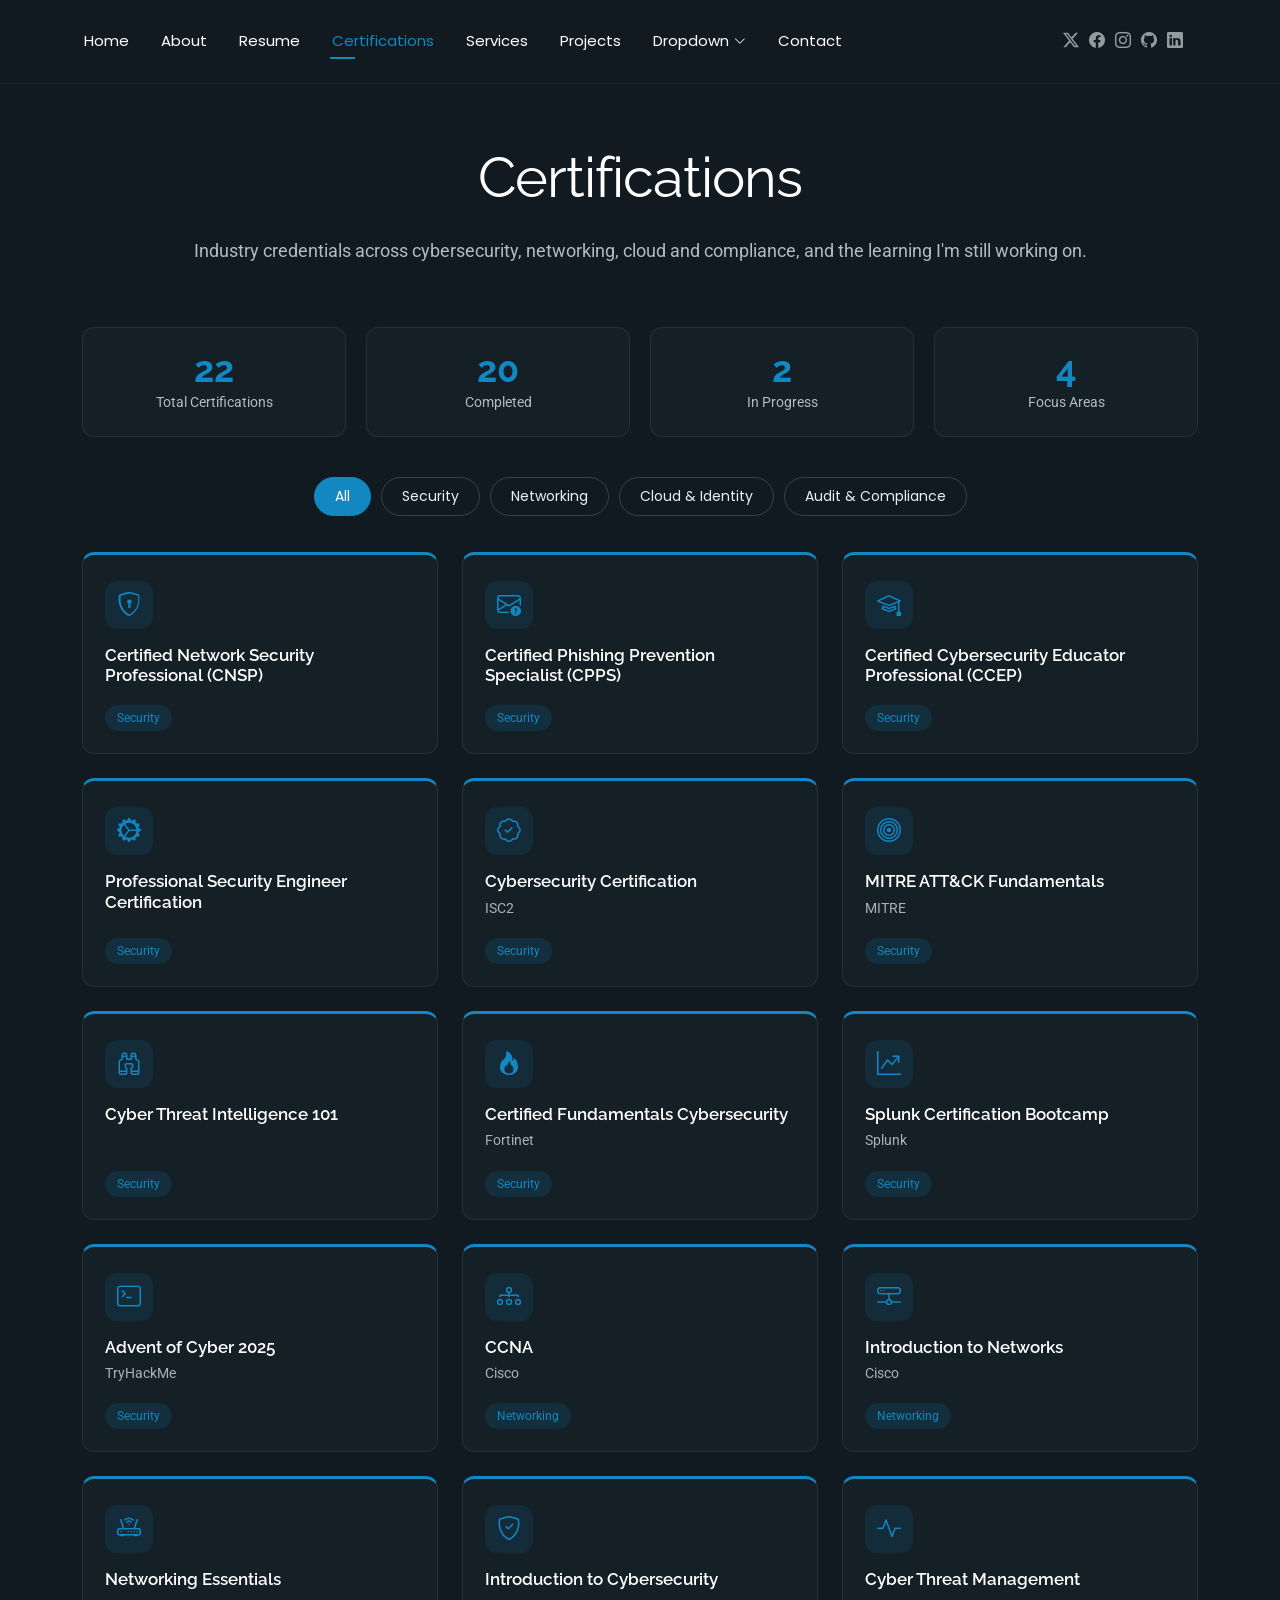
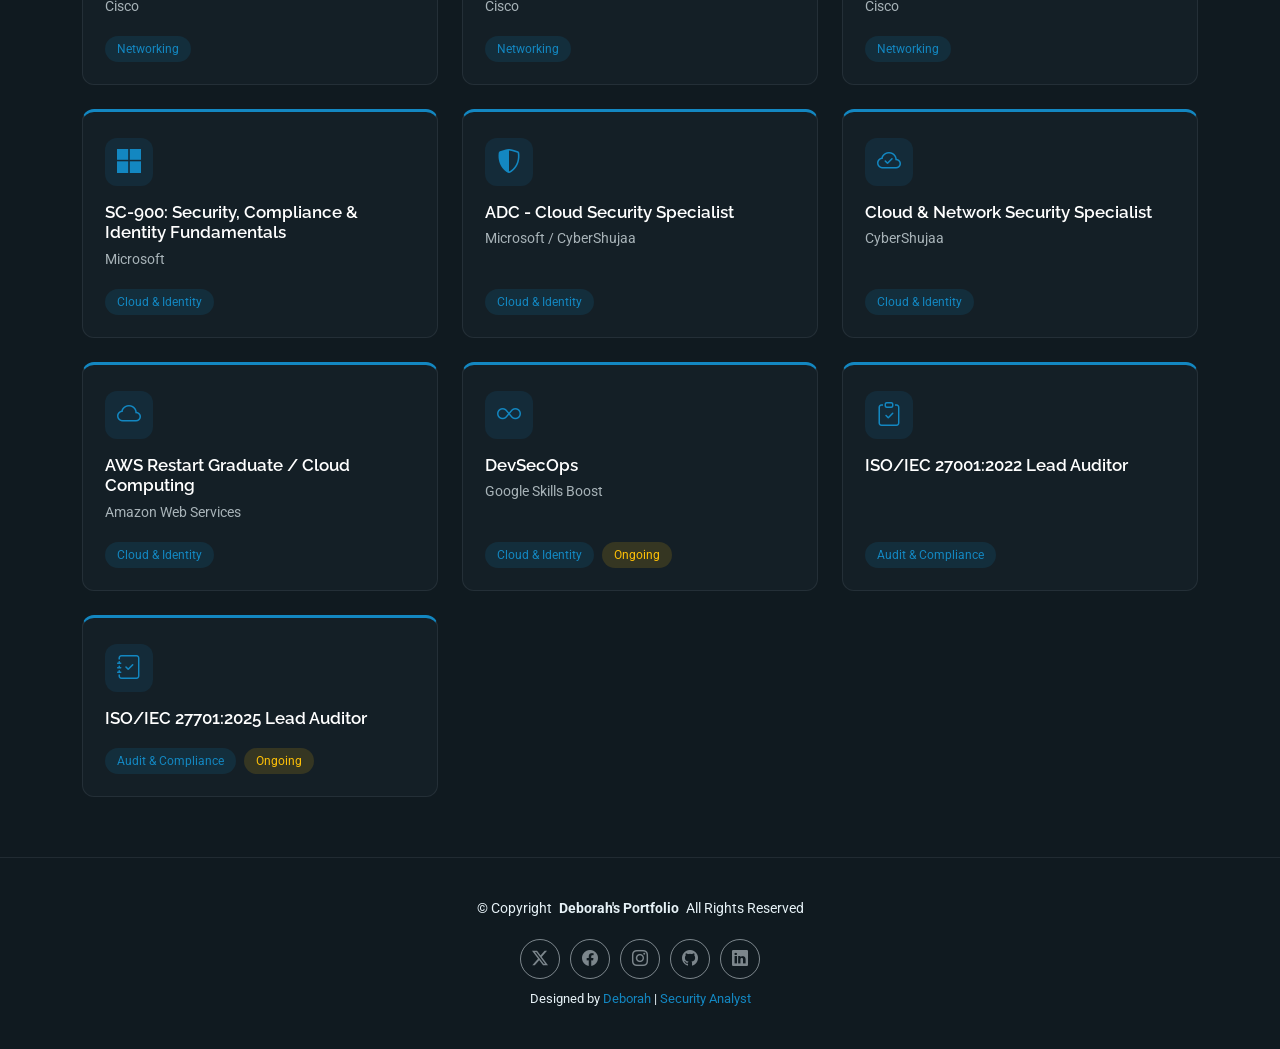
<file: certifications.html>
<!doctype html>
<html lang="en">
  <head>
    <meta charset="utf-8" />
    <meta content="width=device-width, initial-scale=1.0" name="viewport" />
    <title>Certifications - Deborah's Portfolio</title>
    <meta
      name="description"
      content="Cybersecurity, networking, cloud and compliance certifications earned by Deborah Nyatichi."
    />
    <meta name="keywords" content="" />

    <!-- Favicons -->
    <link href="assets/img/favicon.png" rel="icon" />
    <link href="assets/img/apple-touch-icon.png" rel="apple-touch-icon" />

    <!-- Fonts -->
    <link href="https://fonts.googleapis.com" rel="preconnect" />
    <link href="https://fonts.gstatic.com" rel="preconnect" crossorigin />
    <link
      href="https://fonts.googleapis.com/css2?family=Roboto:ital,wght@0,100;0,300;0,400;0,500;0,700;0,900;1,100;1,300;1,400;1,500;1,700;1,900&family=Poppins:ital,wght@0,100;0,200;0,300;0,400;0,500;0,600;0,700;0,800;0,900;1,100;1,200;1,300;1,400;1,500;1,600;1,700;1,800;1,900&family=Raleway:ital,wght@0,100;0,200;0,300;0,400;0,500;0,600;0,700;0,800;0,900;1,100;1,200;1,300;1,400;1,500;1,600;1,700;1,800;1,900&display=swap"
      rel="stylesheet"
    />

    <!-- Vendor CSS Files -->
    <link
      href="assets/vendor/bootstrap/css/bootstrap.min.css"
      rel="stylesheet"
    />
    <link
      href="assets/vendor/bootstrap-icons/bootstrap-icons.css"
      rel="stylesheet"
    />
    <link href="assets/vendor/aos/aos.css" rel="stylesheet" />
    <link href="assets/vendor/swiper/swiper-bundle.min.css" rel="stylesheet" />
    <link
      href="assets/vendor/glightbox/css/glightbox.min.css"
      rel="stylesheet"
    />

    <!-- Main CSS File -->
    <link href="assets/css/main.css" rel="stylesheet" />
  </head>

  <body class="certifications-page">
    <header
      id="header"
      class="header d-flex align-items-center light-background sticky-top"
    >
      <div
        class="container position-relative d-flex align-items-center justify-content-between"
      >
        <nav id="navmenu" class="navmenu">
          <ul>
            <li><a href="index.html">Home</a></li>
            <li><a href="about.html">About</a></li>
            <li><a href="resume.html">Resume</a></li>
            <li><a href="certifications.html" class="active">Certifications</a></li>
            <li><a href="services.html">Services</a></li>
            <li><a href="portfolio.html">Projects</a></li>
            <li class="dropdown">
              <a href="#"
                ><span>Dropdown</span>
                <i class="bi bi-chevron-down toggle-dropdown"></i
              ></a>
              <ul>
                <li><a href="#">Dropdown 1</a></li>
                <li class="dropdown">
                  <a href="#"
                    ><span>Deep Dropdown</span>
                    <i class="bi bi-chevron-down toggle-dropdown"></i
                  ></a>
                  <ul>
                    <li><a href="#">Deep Dropdown 1</a></li>
                    <li><a href="#">Deep Dropdown 2</a></li>
                    <li><a href="#">Deep Dropdown 3</a></li>
                    <li><a href="#">Deep Dropdown 4</a></li>
                    <li><a href="#">Deep Dropdown 5</a></li>
                  </ul>
                </li>
                <li><a href="#">Dropdown 2</a></li>
                <li><a href="#">Dropdown 3</a></li>
                <li><a href="#">Dropdown 4</a></li>
              </ul>
            </li>
            <li><a href="contact.html">Contact</a></li>
          </ul>
          <i class="mobile-nav-toggle d-xl-none bi bi-list"></i>
        </nav>

        <div class="header-social-links">
          <a href="#" class="twitter"><i class="bi bi-twitter-x"></i></a>
          <a href="#" class="facebook"><i class="bi bi-facebook"></i></a>
          <a href="#" class="instagram"><i class="bi bi-instagram"></i></a>
          <a href="https://github.com/cy613h"><i class="bi bi-github"></i></a>
          <a
            href="https://www.linkedin.com/in/deborah-nyatichi-886b04206/"
            class="linkedin"
            ><i class="bi bi-linkedin"></i
          ></a>
        </div>
      </div>
    </header>

    <main class="main">
      <!-- Certifications Section -->
      <section id="certifications" class="certs section">
        <!-- Section Title -->
        <div class="container section-title" data-aos="fade-up">
          <h2>Certifications</h2>
          <p>
            Industry credentials across cybersecurity, networking, cloud and
            compliance, and the learning I'm still working on.
          </p>
        </div>
        <!-- End Section Title -->

        <div class="container" data-aos="fade-up" data-aos-delay="100">
          <!-- Stats -->
          <div class="cert-stats">
            <div class="stat-box">
              <span class="num"
                ><span
                  data-purecounter-start="0"
                  data-purecounter-end="22"
                  data-purecounter-duration="1"
                  class="purecounter"
                  >22</span
                ></span
              >
              <span class="label">Total Certifications</span>
            </div>
            <div class="stat-box">
              <span class="num"
                ><span
                  data-purecounter-start="0"
                  data-purecounter-end="20"
                  data-purecounter-duration="1"
                  class="purecounter"
                  >20</span
                ></span
              >
              <span class="label">Completed</span>
            </div>
            <div class="stat-box">
              <span class="num"
                ><span
                  data-purecounter-start="0"
                  data-purecounter-end="2"
                  data-purecounter-duration="1"
                  class="purecounter"
                  >2</span
                ></span
              >
              <span class="label">In Progress</span>
            </div>
            <div class="stat-box">
              <span class="num"
                ><span
                  data-purecounter-start="0"
                  data-purecounter-end="4"
                  data-purecounter-duration="1"
                  class="purecounter"
                  >4</span
                ></span
              >
              <span class="label">Focus Areas</span>
            </div>
          </div>

          <!-- Filters -->
          <ul class="cert-filters">
            <li><button class="active" data-filter="all">All</button></li>
            <li><button data-filter="security">Security</button></li>
            <li><button data-filter="networking">Networking</button></li>
            <li><button data-filter="cloud">Cloud &amp; Identity</button></li>
            <li><button data-filter="audit">Audit &amp; Compliance</button></li>
          </ul>

          <!-- Cards -->
          <div class="cert-grid">
            <!-- SECURITY -->
            <div class="cert-item" data-category="security">
              <div class="cert-card">
                <div class="icon"><i class="bi bi-shield-lock"></i></div>
                <h4>Certified Network Security Professional (CNSP)</h4>
                <div class="badge-row">
                  <span class="tag">Security</span>
                </div>
              </div>
            </div>

            <div class="cert-item" data-category="security">
              <div class="cert-card">
                <div class="icon">
                  <i class="bi bi-envelope-exclamation"></i>
                </div>
                <h4>Certified Phishing Prevention Specialist (CPPS)</h4>
                <div class="badge-row">
                  <span class="tag">Security</span>
                </div>
              </div>
            </div>

            <div class="cert-item" data-category="security">
              <div class="cert-card">
                <div class="icon"><i class="bi bi-mortarboard"></i></div>
                <h4>Certified Cybersecurity Educator Professional (CCEP)</h4>
                <div class="badge-row">
                  <span class="tag">Security</span>
                </div>
              </div>
            </div>

            <div class="cert-item" data-category="security">
              <div class="cert-card">
                <div class="icon">
                  <i class="bi bi-gear-wide-connected"></i>
                </div>
                <h4>Professional Security Engineer Certification</h4>
                <div class="badge-row">
                  <span class="tag">Security</span>
                </div>
              </div>
            </div>

            <div class="cert-item" data-category="security">
              <div class="cert-card">
                <div class="icon"><i class="bi bi-patch-check"></i></div>
                <h4>Cybersecurity Certification</h4>
                <p class="issuer">ISC2</p>
                <div class="badge-row">
                  <span class="tag">Security</span>
                </div>
              </div>
            </div>

            <div class="cert-item" data-category="security">
              <div class="cert-card">
                <div class="icon"><i class="bi bi-bullseye"></i></div>
                <h4>MITRE ATT&amp;CK Fundamentals</h4>
                <p class="issuer">MITRE</p>
                <div class="badge-row">
                  <span class="tag">Security</span>
                </div>
              </div>
            </div>

            <div class="cert-item" data-category="security">
              <div class="cert-card">
                <div class="icon"><i class="bi bi-binoculars"></i></div>
                <h4>Cyber Threat Intelligence 101</h4>
                <div class="badge-row">
                  <span class="tag">Security</span>
                </div>
              </div>
            </div>

            <div class="cert-item" data-category="security">
              <div class="cert-card">
                <div class="icon"><i class="bi bi-fire"></i></div>
                <h4>Certified Fundamentals Cybersecurity</h4>
                <p class="issuer">Fortinet</p>
                <div class="badge-row">
                  <span class="tag">Security</span>
                </div>
              </div>
            </div>

            <div class="cert-item" data-category="security">
              <div class="cert-card">
                <div class="icon"><i class="bi bi-graph-up-arrow"></i></div>
                <h4>Splunk Certification Bootcamp</h4>
                <p class="issuer">Splunk</p>
                <div class="badge-row">
                  <span class="tag">Security</span>
                </div>
              </div>
            </div>

            <div class="cert-item" data-category="security">
              <div class="cert-card">
                <div class="icon"><i class="bi bi-terminal"></i></div>
                <h4>Advent of Cyber 2025</h4>
                <p class="issuer">TryHackMe</p>
                <div class="badge-row">
                  <span class="tag">Security</span>
                </div>
              </div>
            </div>

            <!-- NETWORKING -->
            <div class="cert-item" data-category="networking">
              <div class="cert-card">
                <div class="icon"><i class="bi bi-diagram-3"></i></div>
                <h4>CCNA</h4>
                <p class="issuer">Cisco</p>
                <div class="badge-row">
                  <span class="tag">Networking</span>
                </div>
              </div>
            </div>

            <div class="cert-item" data-category="networking">
              <div class="cert-card">
                <div class="icon"><i class="bi bi-hdd-network"></i></div>
                <h4>Introduction to Networks</h4>
                <p class="issuer">Cisco</p>
                <div class="badge-row">
                  <span class="tag">Networking</span>
                </div>
              </div>
            </div>

            <div class="cert-item" data-category="networking">
              <div class="cert-card">
                <div class="icon"><i class="bi bi-router"></i></div>
                <h4>Networking Essentials</h4>
                <p class="issuer">Cisco</p>
                <div class="badge-row">
                  <span class="tag">Networking</span>
                </div>
              </div>
            </div>

            <div class="cert-item" data-category="networking">
              <div class="cert-card">
                <div class="icon"><i class="bi bi-shield-check"></i></div>
                <h4>Introduction to Cybersecurity</h4>
                <p class="issuer">Cisco</p>
                <div class="badge-row">
                  <span class="tag">Networking</span>
                </div>
              </div>
            </div>

            <div class="cert-item" data-category="networking">
              <div class="cert-card">
                <div class="icon"><i class="bi bi-activity"></i></div>
                <h4>Cyber Threat Management</h4>
                <p class="issuer">Cisco</p>
                <div class="badge-row">
                  <span class="tag">Networking</span>
                </div>
              </div>
            </div>

            <!-- CLOUD & IDENTITY -->
            <div class="cert-item" data-category="cloud">
              <div class="cert-card">
                <div class="icon"><i class="bi bi-microsoft"></i></div>
                <h4>
                  SC-900: Security, Compliance &amp; Identity Fundamentals
                </h4>
                <p class="issuer">Microsoft</p>
                <div class="badge-row">
                  <span class="tag">Cloud &amp; Identity</span>
                </div>
              </div>
            </div>

            <div class="cert-item" data-category="cloud">
              <div class="cert-card">
                <div class="icon"><i class="bi bi-shield-shaded"></i></div>
                <h4>ADC - Cloud Security Specialist</h4>
                <p class="issuer">Microsoft / CyberShujaa</p>
                <div class="badge-row">
                  <span class="tag">Cloud &amp; Identity</span>
                </div>
              </div>
            </div>

            <div class="cert-item" data-category="cloud">
              <div class="cert-card">
                <div class="icon"><i class="bi bi-cloud-check"></i></div>
                <h4>Cloud &amp; Network Security Specialist</h4>
                <p class="issuer">CyberShujaa</p>
                <div class="badge-row">
                  <span class="tag">Cloud &amp; Identity</span>
                </div>
              </div>
            </div>

            <div class="cert-item" data-category="cloud">
              <div class="cert-card">
                <div class="icon"><i class="bi bi-cloud"></i></div>
                <h4>AWS Restart Graduate / Cloud Computing</h4>
                <p class="issuer">Amazon Web Services</p>
                <div class="badge-row">
                  <span class="tag">Cloud &amp; Identity</span>
                </div>
              </div>
            </div>

            <div class="cert-item" data-category="cloud">
              <div class="cert-card">
                <div class="icon"><i class="bi bi-infinity"></i></div>
                <h4>DevSecOps</h4>
                <p class="issuer">Google Skills Boost</p>
                <div class="badge-row">
                  <span class="tag">Cloud &amp; Identity</span>
                  <span class="tag ongoing">Ongoing</span>
                </div>
              </div>
            </div>

            <!-- AUDIT & COMPLIANCE -->
            <div class="cert-item" data-category="audit">
              <div class="cert-card">
                <div class="icon"><i class="bi bi-clipboard-check"></i></div>
                <h4>ISO/IEC 27001:2022 Lead Auditor</h4>
                <div class="badge-row">
                  <span class="tag">Audit &amp; Compliance</span>
                </div>
              </div>
            </div>

            <div class="cert-item" data-category="audit">
              <div class="cert-card">
                <div class="icon"><i class="bi bi-journal-check"></i></div>
                <h4>ISO/IEC 27701:2025 Lead Auditor</h4>
                <div class="badge-row">
                  <span class="tag">Audit &amp; Compliance</span>
                  <span class="tag ongoing">Ongoing</span>
                </div>
              </div>
            </div>
          </div>
        </div>
      </section>
      <!-- /Certifications Section -->
    </main>

    <footer id="footer" class="footer">
      <div class="container">
        <div class="copyright text-center">
          <p>
            © <span>Copyright</span>
            <strong class="px-1 sitename">Deborah's Portfolio</strong>
            <span>All Rights Reserved<br /></span>
          </p>
        </div>
        <div class="social-links d-flex justify-content-center">
          <a href=""><i class="bi bi-twitter-x"></i></a>
          <a href=""><i class="bi bi-facebook"></i></a>
          <a href=""><i class="bi bi-instagram"></i></a>
          <a href="https://github.com/cy613h"><i class="bi bi-github"></i></a>
          <a href="https://www.linkedin.com/in/deborah-nyatichi-886b04206/"
            ><i class="bi bi-linkedin"></i
          ></a>
        </div>
        <div class="credits">
          Designed by
          <a href="https://www.linkedin.com/in/deborah-nyatichi-886b04206/"
            >Deborah</a
          >
          |
          <a href="https://github.com/cy613h">Security Analyst</a>
        </div>
      </div>
    </footer>

    <!-- Scroll Top -->
    <a
      href="#"
      id="scroll-top"
      class="scroll-top d-flex align-items-center justify-content-center"
      ><i class="bi bi-arrow-up-short"></i
    ></a>

    <!-- Preloader -->
    <div id="preloader"></div>

    <!-- Vendor JS Files -->
    <script src="assets/vendor/bootstrap/js/bootstrap.bundle.min.js"></script>
    <script src="assets/vendor/php-email-form/validate.js"></script>
    <script src="assets/vendor/aos/aos.js"></script>
    <script src="assets/vendor/typed.js/typed.umd.js"></script>
    <script src="assets/vendor/waypoints/noframework.waypoints.js"></script>
    <script src="assets/vendor/purecounter/purecounter_vanilla.js"></script>
    <script src="assets/vendor/swiper/swiper-bundle.min.js"></script>
    <script src="assets/vendor/imagesloaded/imagesloaded.pkgd.min.js"></script>
    <script src="assets/vendor/isotope-layout/isotope.pkgd.min.js"></script>
    <script src="assets/vendor/glightbox/js/glightbox.min.js"></script>

    <!-- Main JS File -->
    <script src="assets/js/main.js"></script>

    <!-- Category filter -->
    <script>
      document.querySelectorAll(".cert-filters button").forEach(function (btn) {
        btn.addEventListener("click", function () {
          document
            .querySelectorAll(".cert-filters button")
            .forEach(function (b) {
              b.classList.remove("active");
            });
          btn.classList.add("active");
          var filter = btn.getAttribute("data-filter");
          document.querySelectorAll(".cert-item").forEach(function (item) {
            var show =
              filter === "all" || item.getAttribute("data-category") === filter;
            item.classList.toggle("hide", !show);
          });
        });
      });
    </script>
  </body>
</html>
</file>
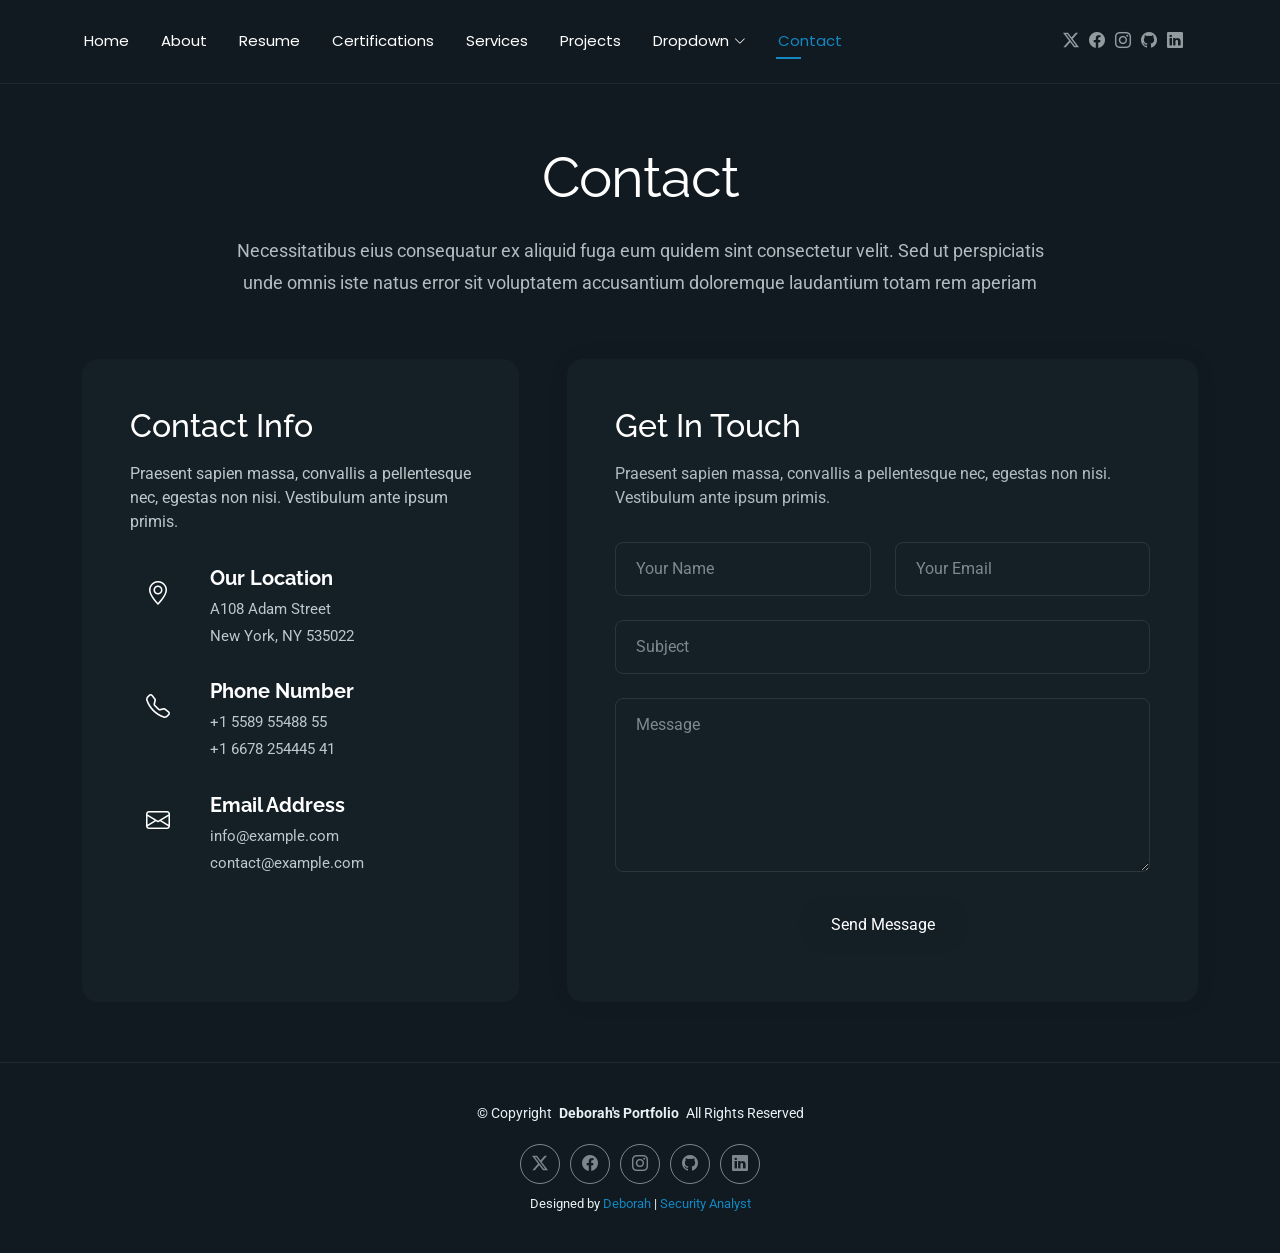
<file: contact.html>
<!doctype html>
<html lang="en">
  <head>
    <meta charset="utf-8" />
    <meta content="width=device-width, initial-scale=1.0" name="viewport" />
    <title>Contact - FolioOne Bootstrap Template</title>
    <meta name="description" content="" />
    <meta name="keywords" content="" />

    <!-- Favicons -->
    <link href="assets/img/favicon.png" rel="icon" />
    <link href="assets/img/apple-touch-icon.png" rel="apple-touch-icon" />

    <!-- Fonts -->
    <link href="https://fonts.googleapis.com" rel="preconnect" />
    <link href="https://fonts.gstatic.com" rel="preconnect" crossorigin />
    <link
      href="https://fonts.googleapis.com/css2?family=Roboto:ital,wght@0,100;0,300;0,400;0,500;0,700;0,900;1,100;1,300;1,400;1,500;1,700;1,900&family=Poppins:ital,wght@0,100;0,200;0,300;0,400;0,500;0,600;0,700;0,800;0,900;1,100;1,200;1,300;1,400;1,500;1,600;1,700;1,800;1,900&family=Raleway:ital,wght@0,100;0,200;0,300;0,400;0,500;0,600;0,700;0,800;0,900;1,100;1,200;1,300;1,400;1,500;1,600;1,700;1,800;1,900&display=swap"
      rel="stylesheet"
    />

    <!-- Vendor CSS Files -->
    <link
      href="assets/vendor/bootstrap/css/bootstrap.min.css"
      rel="stylesheet"
    />
    <link
      href="assets/vendor/bootstrap-icons/bootstrap-icons.css"
      rel="stylesheet"
    />
    <link href="assets/vendor/aos/aos.css" rel="stylesheet" />
    <link href="assets/vendor/swiper/swiper-bundle.min.css" rel="stylesheet" />
    <link
      href="assets/vendor/glightbox/css/glightbox.min.css"
      rel="stylesheet"
    />

    <!-- Main CSS File -->
    <link href="assets/css/main.css" rel="stylesheet" />

    <!-- =======================================================
  * Template Name: FolioOne
  * Template URL: https://bootstrapmade.com/folioone-bootstrap-portfolio-website-template/
  * Updated: Aug 23 2025 with Bootstrap v5.3.7
  * Author: BootstrapMade.com
  * License: https://bootstrapmade.com/license/
  ======================================================== -->
  </head>

  <body class="contact-page">
    <header
      id="header"
      class="header d-flex align-items-center light-background sticky-top"
    >
      <div
        class="container position-relative d-flex align-items-center justify-content-between"
      >
        <nav id="navmenu" class="navmenu">
          <ul>
            <li><a href="index.html">Home</a></li>
            <li><a href="about.html">About</a></li>
            <li><a href="resume.html">Resume</a></li>
            <li><a href="certifications.html">Certifications</a></li>
            <li><a href="services.html">Services</a></li>
            <li><a href="portfolio.html">Projects</a></li>
            <li class="dropdown">
              <a href="#"
                ><span>Dropdown</span>
                <i class="bi bi-chevron-down toggle-dropdown"></i
              ></a>
              <ul>
                <li><a href="#">Dropdown 1</a></li>
                <li class="dropdown">
                  <a href="#"
                    ><span>Deep Dropdown</span>
                    <i class="bi bi-chevron-down toggle-dropdown"></i
                  ></a>
                  <ul>
                    <li><a href="#">Deep Dropdown 1</a></li>
                    <li><a href="#">Deep Dropdown 2</a></li>
                    <li><a href="#">Deep Dropdown 3</a></li>
                    <li><a href="#">Deep Dropdown 4</a></li>
                    <li><a href="#">Deep Dropdown 5</a></li>
                  </ul>
                </li>
                <li><a href="#">Dropdown 2</a></li>
                <li><a href="#">Dropdown 3</a></li>
                <li><a href="#">Dropdown 4</a></li>
              </ul>
            </li>
            <li><a href="contact.html" class="active">Contact</a></li>
          </ul>
          <i class="mobile-nav-toggle d-xl-none bi bi-list"></i>
        </nav>

        <div class="header-social-links">
          <a href="#" class="twitter"><i class="bi bi-twitter-x"></i></a>
          <a href="#" class="facebook"><i class="bi bi-facebook"></i></a>
          <a href="#" class="instagram"><i class="bi bi-instagram"></i></a>
          <a href="https://github.com/cy613h"><i class="bi bi-github"></i></a>
          <a
            href="https://www.linkedin.com/in/deborah-nyatichi-886b04206/"
            class="linkedin"
            ><i class="bi bi-linkedin"></i
          ></a>
        </div>
      </div>
    </header>

    <main class="main">
      <!-- Contact Section -->
      <section id="contact" class="contact section">
        <!-- Section Title -->
        <div class="container section-title" data-aos="fade-up">
          <h2>Contact</h2>
          <p>
            Necessitatibus eius consequatur ex aliquid fuga eum quidem sint
            consectetur velit. Sed ut perspiciatis unde omnis iste natus error
            sit voluptatem accusantium doloremque laudantium totam rem aperiam
          </p>
        </div>
        <!-- End Section Title -->

        <div class="container" data-aos="fade-up" data-aos-delay="100">
          <div class="row g-4 g-lg-5">
            <div class="col-lg-5">
              <div class="info-box" data-aos="fade-up" data-aos-delay="200">
                <h3>Contact Info</h3>
                <p>
                  Praesent sapien massa, convallis a pellentesque nec, egestas
                  non nisi. Vestibulum ante ipsum primis.
                </p>

                <div class="info-item" data-aos="fade-up" data-aos-delay="300">
                  <div class="icon-box">
                    <i class="bi bi-geo-alt"></i>
                  </div>
                  <div class="content">
                    <h4>Our Location</h4>
                    <p>A108 Adam Street</p>
                    <p>New York, NY 535022</p>
                  </div>
                </div>

                <div class="info-item" data-aos="fade-up" data-aos-delay="400">
                  <div class="icon-box">
                    <i class="bi bi-telephone"></i>
                  </div>
                  <div class="content">
                    <h4>Phone Number</h4>
                    <p>+1 5589 55488 55</p>
                    <p>+1 6678 254445 41</p>
                  </div>
                </div>

                <div class="info-item" data-aos="fade-up" data-aos-delay="500">
                  <div class="icon-box">
                    <i class="bi bi-envelope"></i>
                  </div>
                  <div class="content">
                    <h4>Email Address</h4>
                    <p>info@example.com</p>
                    <p>contact@example.com</p>
                  </div>
                </div>
              </div>
            </div>

            <div class="col-lg-7">
              <div class="contact-form" data-aos="fade-up" data-aos-delay="300">
                <h3>Get In Touch</h3>
                <p>
                  Praesent sapien massa, convallis a pellentesque nec, egestas
                  non nisi. Vestibulum ante ipsum primis.
                </p>

                <form
                  action="forms/contact.php"
                  method="post"
                  class="php-email-form"
                  data-aos="fade-up"
                  data-aos-delay="200"
                >
                  <div class="row gy-4">
                    <div class="col-md-6">
                      <input
                        type="text"
                        name="name"
                        class="form-control"
                        placeholder="Your Name"
                        required=""
                      />
                    </div>

                    <div class="col-md-6">
                      <input
                        type="email"
                        class="form-control"
                        name="email"
                        placeholder="Your Email"
                        required=""
                      />
                    </div>

                    <div class="col-12">
                      <input
                        type="text"
                        class="form-control"
                        name="subject"
                        placeholder="Subject"
                        required=""
                      />
                    </div>

                    <div class="col-12">
                      <textarea
                        class="form-control"
                        name="message"
                        rows="6"
                        placeholder="Message"
                        required=""
                      ></textarea>
                    </div>

                    <div class="col-12 text-center">
                      <div class="loading">Loading</div>
                      <div class="error-message"></div>
                      <div class="sent-message">
                        Your message has been sent. Thank you!
                      </div>

                      <button type="submit" class="btn">Send Message</button>
                    </div>
                  </div>
                </form>
              </div>
            </div>
          </div>
        </div>
      </section>
      <!-- /Contact Section -->
    </main>

    <footer id="footer" class="footer">
      <div class="container">
        <div class="copyright text-center">
          <p>
            © <span>Copyright</span>
            <strong class="px-1 sitename">Deborah's Portfolio</strong>
            <span>All Rights Reserved<br /></span>
          </p>
        </div>
        <div class="social-links d-flex justify-content-center">
          <a href=""><i class="bi bi-twitter-x"></i></a>
          <a href=""><i class="bi bi-facebook"></i></a>
          <a href=""><i class="bi bi-instagram"></i></a>
          <a href="https://github.com/cy613h"><i class="bi bi-github"></i></a>
          <a href="https://www.linkedin.com/in/deborah-nyatichi-886b04206/"
            ><i class="bi bi-linkedin"></i
          ></a>
        </div>
        <div class="credits">
          Designed by
          <a href="https://www.linkedin.com/in/deborah-nyatichi-886b04206/"
            >Deborah</a
          >
          |
          <a href="https://github.com/cy613h">Security Analyst</a>
        </div>
      </div>
    </footer>

    <!-- Scroll Top -->
    <a
      href="#"
      id="scroll-top"
      class="scroll-top d-flex align-items-center justify-content-center"
      ><i class="bi bi-arrow-up-short"></i
    ></a>

    <!-- Preloader -->
    <div id="preloader"></div>

    <!-- Vendor JS Files -->
    <script src="assets/vendor/bootstrap/js/bootstrap.bundle.min.js"></script>
    <script src="assets/vendor/php-email-form/validate.js"></script>
    <script src="assets/vendor/aos/aos.js"></script>
    <script src="assets/vendor/typed.js/typed.umd.js"></script>
    <script src="assets/vendor/waypoints/noframework.waypoints.js"></script>
    <script src="assets/vendor/purecounter/purecounter_vanilla.js"></script>
    <script src="assets/vendor/swiper/swiper-bundle.min.js"></script>
    <script src="assets/vendor/imagesloaded/imagesloaded.pkgd.min.js"></script>
    <script src="assets/vendor/isotope-layout/isotope.pkgd.min.js"></script>
    <script src="assets/vendor/glightbox/js/glightbox.min.js"></script>

    <!-- Main JS File -->
    <script src="assets/js/main.js"></script>
  </body>
</html>
</file>
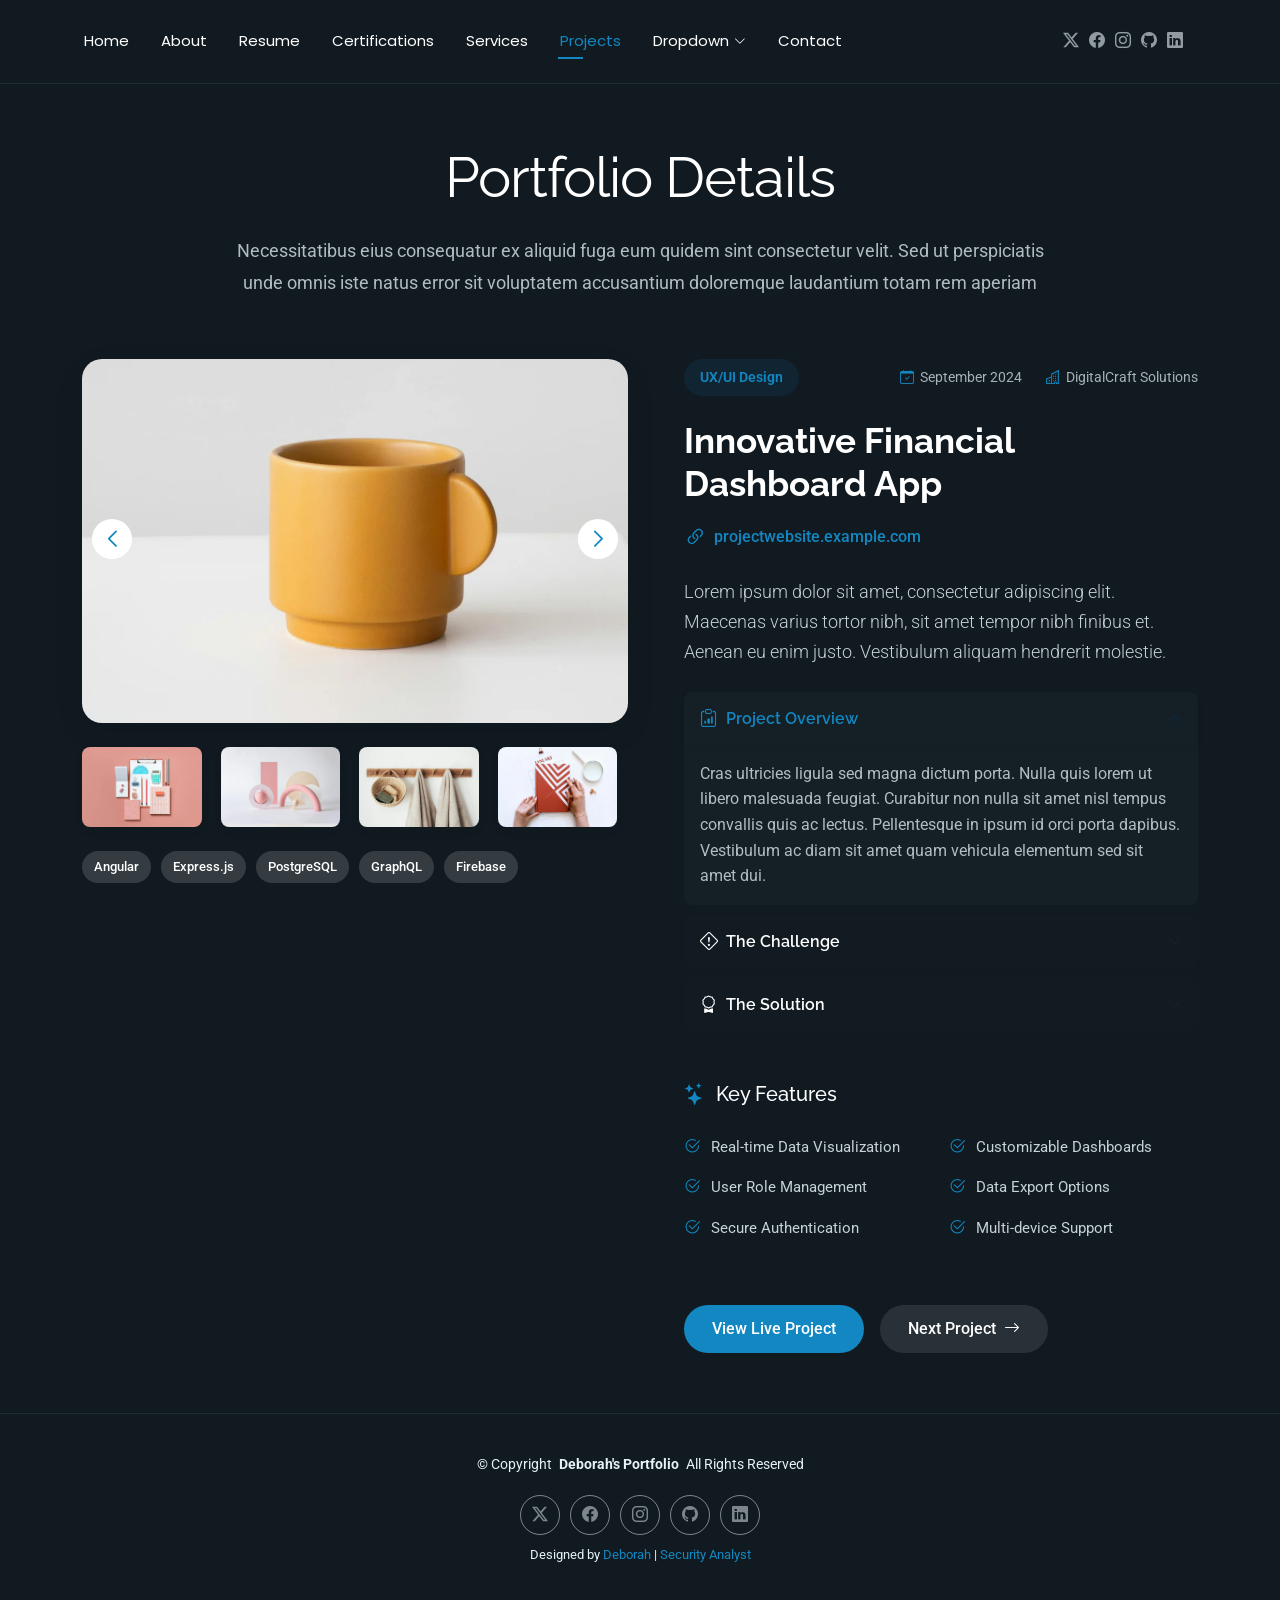
<file: portfolio-details.html>
<!doctype html>
<html lang="en">
  <head>
    <meta charset="utf-8" />
    <meta content="width=device-width, initial-scale=1.0" name="viewport" />
    <title>Portfolio Details - FolioOne Bootstrap Template</title>
    <meta name="description" content="" />
    <meta name="keywords" content="" />

    <!-- Favicons -->
    <link href="assets/img/favicon.png" rel="icon" />
    <link href="assets/img/apple-touch-icon.png" rel="apple-touch-icon" />

    <!-- Fonts -->
    <link href="https://fonts.googleapis.com" rel="preconnect" />
    <link href="https://fonts.gstatic.com" rel="preconnect" crossorigin />
    <link
      href="https://fonts.googleapis.com/css2?family=Roboto:ital,wght@0,100;0,300;0,400;0,500;0,700;0,900;1,100;1,300;1,400;1,500;1,700;1,900&family=Poppins:ital,wght@0,100;0,200;0,300;0,400;0,500;0,600;0,700;0,800;0,900;1,100;1,200;1,300;1,400;1,500;1,600;1,700;1,800;1,900&family=Raleway:ital,wght@0,100;0,200;0,300;0,400;0,500;0,600;0,700;0,800;0,900;1,100;1,200;1,300;1,400;1,500;1,600;1,700;1,800;1,900&display=swap"
      rel="stylesheet"
    />

    <!-- Vendor CSS Files -->
    <link
      href="assets/vendor/bootstrap/css/bootstrap.min.css"
      rel="stylesheet"
    />
    <link
      href="assets/vendor/bootstrap-icons/bootstrap-icons.css"
      rel="stylesheet"
    />
    <link href="assets/vendor/aos/aos.css" rel="stylesheet" />
    <link href="assets/vendor/swiper/swiper-bundle.min.css" rel="stylesheet" />
    <link
      href="assets/vendor/glightbox/css/glightbox.min.css"
      rel="stylesheet"
    />

    <!-- Main CSS File -->
    <link href="assets/css/main.css" rel="stylesheet" />

    <!-- =======================================================
  * Template Name: FolioOne
  * Template URL: https://bootstrapmade.com/folioone-bootstrap-portfolio-website-template/
  * Updated: Aug 23 2025 with Bootstrap v5.3.7
  * Author: BootstrapMade.com
  * License: https://bootstrapmade.com/license/
  ======================================================== -->
  </head>

  <body class="portfolio-details-page">
    <header
      id="header"
      class="header d-flex align-items-center light-background sticky-top"
    >
      <div
        class="container position-relative d-flex align-items-center justify-content-between"
      >
        <nav id="navmenu" class="navmenu">
          <ul>
            <li><a href="index.html">Home</a></li>
            <li><a href="about.html">About</a></li>
            <li><a href="resume.html">Resume</a></li>
            <li><a href="certifications.html">Certifications</a></li>
            <li><a href="services.html">Services</a></li>
            <li><a href="portfolio.html" class="active">Projects</a></li>
            <li class="dropdown">
              <a href="#"
                ><span>Dropdown</span>
                <i class="bi bi-chevron-down toggle-dropdown"></i
              ></a>
              <ul>
                <li><a href="#">Dropdown 1</a></li>
                <li class="dropdown">
                  <a href="#"
                    ><span>Deep Dropdown</span>
                    <i class="bi bi-chevron-down toggle-dropdown"></i
                  ></a>
                  <ul>
                    <li><a href="#">Deep Dropdown 1</a></li>
                    <li><a href="#">Deep Dropdown 2</a></li>
                    <li><a href="#">Deep Dropdown 3</a></li>
                    <li><a href="#">Deep Dropdown 4</a></li>
                    <li><a href="#">Deep Dropdown 5</a></li>
                  </ul>
                </li>
                <li><a href="#">Dropdown 2</a></li>
                <li><a href="#">Dropdown 3</a></li>
                <li><a href="#">Dropdown 4</a></li>
              </ul>
            </li>
            <li><a href="contact.html">Contact</a></li>
          </ul>
          <i class="mobile-nav-toggle d-xl-none bi bi-list"></i>
        </nav>

        <div class="header-social-links">
          <a href="#" class="twitter"><i class="bi bi-twitter-x"></i></a>
          <a href="#" class="facebook"><i class="bi bi-facebook"></i></a>
          <a href="#" class="instagram"><i class="bi bi-instagram"></i></a>
          <a href="https://github.com/cy613h"><i class="bi bi-github"></i></a>
          <a
            href="https://www.linkedin.com/in/deborah-nyatichi-886b04206/"
            class="linkedin"
            ><i class="bi bi-linkedin"></i
          ></a>
        </div>
      </div>
    </header>

    <main class="main">
      <!-- Portfolio Details Section -->
      <section id="portfolio-details" class="portfolio-details section">
        <!-- Section Title -->
        <div class="container section-title" data-aos="fade-up">
          <h2>Portfolio Details</h2>
          <p>
            Necessitatibus eius consequatur ex aliquid fuga eum quidem sint
            consectetur velit. Sed ut perspiciatis unde omnis iste natus error
            sit voluptatem accusantium doloremque laudantium totam rem aperiam
          </p>
        </div>
        <!-- End Section Title -->

        <div class="container" data-aos="fade-up" data-aos-delay="100">
          <div class="row gy-4">
            <div class="col-lg-6" data-aos="fade-right">
              <div class="portfolio-details-media">
                <div class="main-image">
                  <div
                    class="portfolio-details-slider swiper init-swiper"
                    data-aos="zoom-in"
                  >
                    <script type="application/json" class="swiper-config">
                      {
                        "loop": true,
                        "speed": 1000,
                        "autoplay": {
                          "delay": 6000
                        },
                        "effect": "creative",
                        "creativeEffect": {
                          "prev": {
                            "shadow": true,
                            "translate": [0, 0, -400]
                          },
                          "next": {
                            "translate": ["100%", 0, 0]
                          }
                        },
                        "slidesPerView": 1,
                        "navigation": {
                          "nextEl": ".swiper-button-next",
                          "prevEl": ".swiper-button-prev"
                        }
                      }
                    </script>
                    <div class="swiper-wrapper">
                      <div class="swiper-slide">
                        <img
                          src="assets/img/portfolio/portfolio-5.webp"
                          alt="Portfolio Image"
                          class="img-fluid"
                        />
                      </div>
                      <div class="swiper-slide">
                        <img
                          src="assets/img/portfolio/portfolio-7.webp"
                          alt="Portfolio Image"
                          class="img-fluid"
                        />
                      </div>
                      <div class="swiper-slide">
                        <img
                          src="assets/img/portfolio/portfolio-8.webp"
                          alt="Portfolio Image"
                          class="img-fluid"
                        />
                      </div>
                    </div>
                    <div class="swiper-button-prev"></div>
                    <div class="swiper-button-next"></div>
                  </div>
                </div>

                <div
                  class="thumbnail-grid"
                  data-aos="fade-up"
                  data-aos-delay="200"
                >
                  <div class="row g-2 mt-3">
                    <div class="col-3">
                      <img
                        src="assets/img/portfolio/portfolio-4.webp"
                        alt="Gallery Image"
                        class="img-fluid glightbox"
                      />
                    </div>
                    <div class="col-3">
                      <img
                        src="assets/img/portfolio/portfolio-6.webp"
                        alt="Gallery Image"
                        class="img-fluid glightbox"
                      />
                    </div>
                    <div class="col-3">
                      <img
                        src="assets/img/portfolio/portfolio-11.webp"
                        alt="Gallery Image"
                        class="img-fluid glightbox"
                      />
                    </div>
                    <div class="col-3">
                      <img
                        src="assets/img/portfolio/portfolio-12.webp"
                        alt="Gallery Image"
                        class="img-fluid glightbox"
                      />
                    </div>
                  </div>
                </div>

                <div
                  class="tech-stack-badges"
                  data-aos="fade-up"
                  data-aos-delay="300"
                >
                  <span>Angular</span>
                  <span>Express.js</span>
                  <span>PostgreSQL</span>
                  <span>GraphQL</span>
                  <span>Firebase</span>
                </div>
              </div>
            </div>

            <div class="col-lg-6" data-aos="fade-left">
              <div class="portfolio-details-content">
                <div class="project-meta">
                  <div class="badge-wrapper">
                    <span class="project-badge">UX/UI Design</span>
                  </div>
                  <div class="date-client">
                    <div class="meta-item">
                      <i class="bi bi-calendar-check"></i>
                      <span>September 2024</span>
                    </div>
                    <div class="meta-item">
                      <i class="bi bi-buildings"></i>
                      <span>DigitalCraft Solutions</span>
                    </div>
                  </div>
                </div>

                <h2 class="project-title">
                  Innovative Financial Dashboard App
                </h2>

                <div class="project-website">
                  <i class="bi bi-link-45deg"></i>
                  <a href="#" target="_blank">projectwebsite.example.com</a>
                </div>

                <div class="project-overview">
                  <p class="lead">
                    Lorem ipsum dolor sit amet, consectetur adipiscing elit.
                    Maecenas varius tortor nibh, sit amet tempor nibh finibus
                    et. Aenean eu enim justo. Vestibulum aliquam hendrerit
                    molestie.
                  </p>

                  <div
                    class="accordion project-accordion"
                    id="portfolio-details-projectAccordion"
                  >
                    <div class="accordion-item" data-aos="fade-up">
                      <h2 class="accordion-header">
                        <button
                          class="accordion-button"
                          type="button"
                          data-bs-toggle="collapse"
                          data-bs-target="#portfolio-details-collapse-1"
                          aria-expanded="true"
                          aria-controls="collapseOne"
                        >
                          <i class="bi bi-clipboard-data me-2"></i> Project
                          Overview
                        </button>
                      </h2>
                      <div
                        id="portfolio-details-collapse-1"
                        class="accordion-collapse collapse show"
                        data-bs-parent="#portfolio-details-projectAccordion"
                      >
                        <div class="accordion-body">
                          <p>
                            Cras ultricies ligula sed magna dictum porta. Nulla
                            quis lorem ut libero malesuada feugiat. Curabitur
                            non nulla sit amet nisl tempus convallis quis ac
                            lectus. Pellentesque in ipsum id orci porta dapibus.
                            Vestibulum ac diam sit amet quam vehicula elementum
                            sed sit amet dui.
                          </p>
                        </div>
                      </div>
                    </div>

                    <div
                      class="accordion-item"
                      data-aos="fade-up"
                      data-aos-delay="100"
                    >
                      <h2 class="accordion-header">
                        <button
                          class="accordion-button collapsed"
                          type="button"
                          data-bs-toggle="collapse"
                          data-bs-target="#portfolio-details-collapse-2"
                          aria-expanded="false"
                          aria-controls="collapseTwo"
                        >
                          <i class="bi bi-exclamation-diamond me-2"></i> The
                          Challenge
                        </button>
                      </h2>
                      <div
                        id="portfolio-details-collapse-2"
                        class="accordion-collapse collapse"
                        data-bs-parent="#portfolio-details-projectAccordion"
                      >
                        <div class="accordion-body">
                          <p>
                            Mauris blandit aliquet elit, eget tincidunt nibh
                            pulvinar a. Vivamus suscipit tortor eget felis
                            porttitor volutpat. Curabitur aliquet quam id dui
                            posuere blandit. Praesent sapien massa, convallis a
                            pellentesque nec, egestas non nisi. Sed porttitor
                            lectus nibh.
                          </p>
                        </div>
                      </div>
                    </div>

                    <div
                      class="accordion-item"
                      data-aos="fade-up"
                      data-aos-delay="200"
                    >
                      <h2 class="accordion-header">
                        <button
                          class="accordion-button collapsed"
                          type="button"
                          data-bs-toggle="collapse"
                          data-bs-target="#portfolio-details-collapse-3"
                          aria-expanded="false"
                          aria-controls="collapseThree"
                        >
                          <i class="bi bi-award me-2"></i> The Solution
                        </button>
                      </h2>
                      <div
                        id="portfolio-details-collapse-3"
                        class="accordion-collapse collapse"
                        data-bs-parent="#portfolio-details-projectAccordion"
                      >
                        <div class="accordion-body">
                          <p>
                            Donec sollicitudin molestie malesuada. Curabitur
                            arcu erat, accumsan id imperdiet et, porttitor at
                            sem. Vestibulum ante ipsum primis in faucibus orci
                            luctus et ultrices posuere cubilia Curae; Donec
                            velit neque, auctor sit amet aliquam vel,
                            ullamcorper sit amet ligula.
                          </p>
                        </div>
                      </div>
                    </div>
                  </div>
                </div>

                <div
                  class="project-features"
                  data-aos="fade-up"
                  data-aos-delay="300"
                >
                  <h3><i class="bi bi-stars"></i> Key Features</h3>
                  <div class="row g-3">
                    <div class="col-md-6">
                      <ul class="feature-list">
                        <li>
                          <i class="bi bi-check2-circle"></i> Real-time Data
                          Visualization
                        </li>
                        <li>
                          <i class="bi bi-check2-circle"></i> User Role
                          Management
                        </li>
                        <li>
                          <i class="bi bi-check2-circle"></i> Secure
                          Authentication
                        </li>
                      </ul>
                    </div>
                    <div class="col-md-6">
                      <ul class="feature-list">
                        <li>
                          <i class="bi bi-check2-circle"></i> Customizable
                          Dashboards
                        </li>
                        <li>
                          <i class="bi bi-check2-circle"></i> Data Export
                          Options
                        </li>
                        <li>
                          <i class="bi bi-check2-circle"></i> Multi-device
                          Support
                        </li>
                      </ul>
                    </div>
                  </div>
                </div>

                <div
                  class="cta-buttons"
                  data-aos="fade-up"
                  data-aos-delay="400"
                >
                  <a href="#" class="btn-view-project">View Live Project</a>
                  <a href="#" class="btn-next-project"
                    >Next Project <i class="bi bi-arrow-right"></i
                  ></a>
                </div>
              </div>
            </div>
          </div>
        </div>
      </section>
      <!-- /Portfolio Details Section -->
    </main>

    <footer id="footer" class="footer">
      <div class="container">
        <div class="copyright text-center">
          <p>
            © <span>Copyright</span>
            <strong class="px-1 sitename">Deborah's Portfolio</strong>
            <span>All Rights Reserved<br /></span>
          </p>
        </div>
        <div class="social-links d-flex justify-content-center">
          <a href=""><i class="bi bi-twitter-x"></i></a>
          <a href=""><i class="bi bi-facebook"></i></a>
          <a href=""><i class="bi bi-instagram"></i></a>
          <a href="https://github.com/cy613h"><i class="bi bi-github"></i></a>
          <a href="https://www.linkedin.com/in/deborah-nyatichi-886b04206/"
            ><i class="bi bi-linkedin"></i
          ></a>
        </div>
        <div class="credits">
          Designed by
          <a href="https://www.linkedin.com/in/deborah-nyatichi-886b04206/"
            >Deborah</a
          >
          |
          <a href="https://github.com/cy613h">Security Analyst</a>
        </div>
      </div>
    </footer>

    <!-- Scroll Top -->
    <a
      href="#"
      id="scroll-top"
      class="scroll-top d-flex align-items-center justify-content-center"
      ><i class="bi bi-arrow-up-short"></i
    ></a>

    <!-- Preloader -->
    <div id="preloader"></div>

    <!-- Vendor JS Files -->
    <script src="assets/vendor/bootstrap/js/bootstrap.bundle.min.js"></script>
    <script src="assets/vendor/php-email-form/validate.js"></script>
    <script src="assets/vendor/aos/aos.js"></script>
    <script src="assets/vendor/typed.js/typed.umd.js"></script>
    <script src="assets/vendor/waypoints/noframework.waypoints.js"></script>
    <script src="assets/vendor/purecounter/purecounter_vanilla.js"></script>
    <script src="assets/vendor/swiper/swiper-bundle.min.js"></script>
    <script src="assets/vendor/imagesloaded/imagesloaded.pkgd.min.js"></script>
    <script src="assets/vendor/isotope-layout/isotope.pkgd.min.js"></script>
    <script src="assets/vendor/glightbox/js/glightbox.min.js"></script>

    <!-- Main JS File -->
    <script src="assets/js/main.js"></script>
  </body>
</html>
</file>
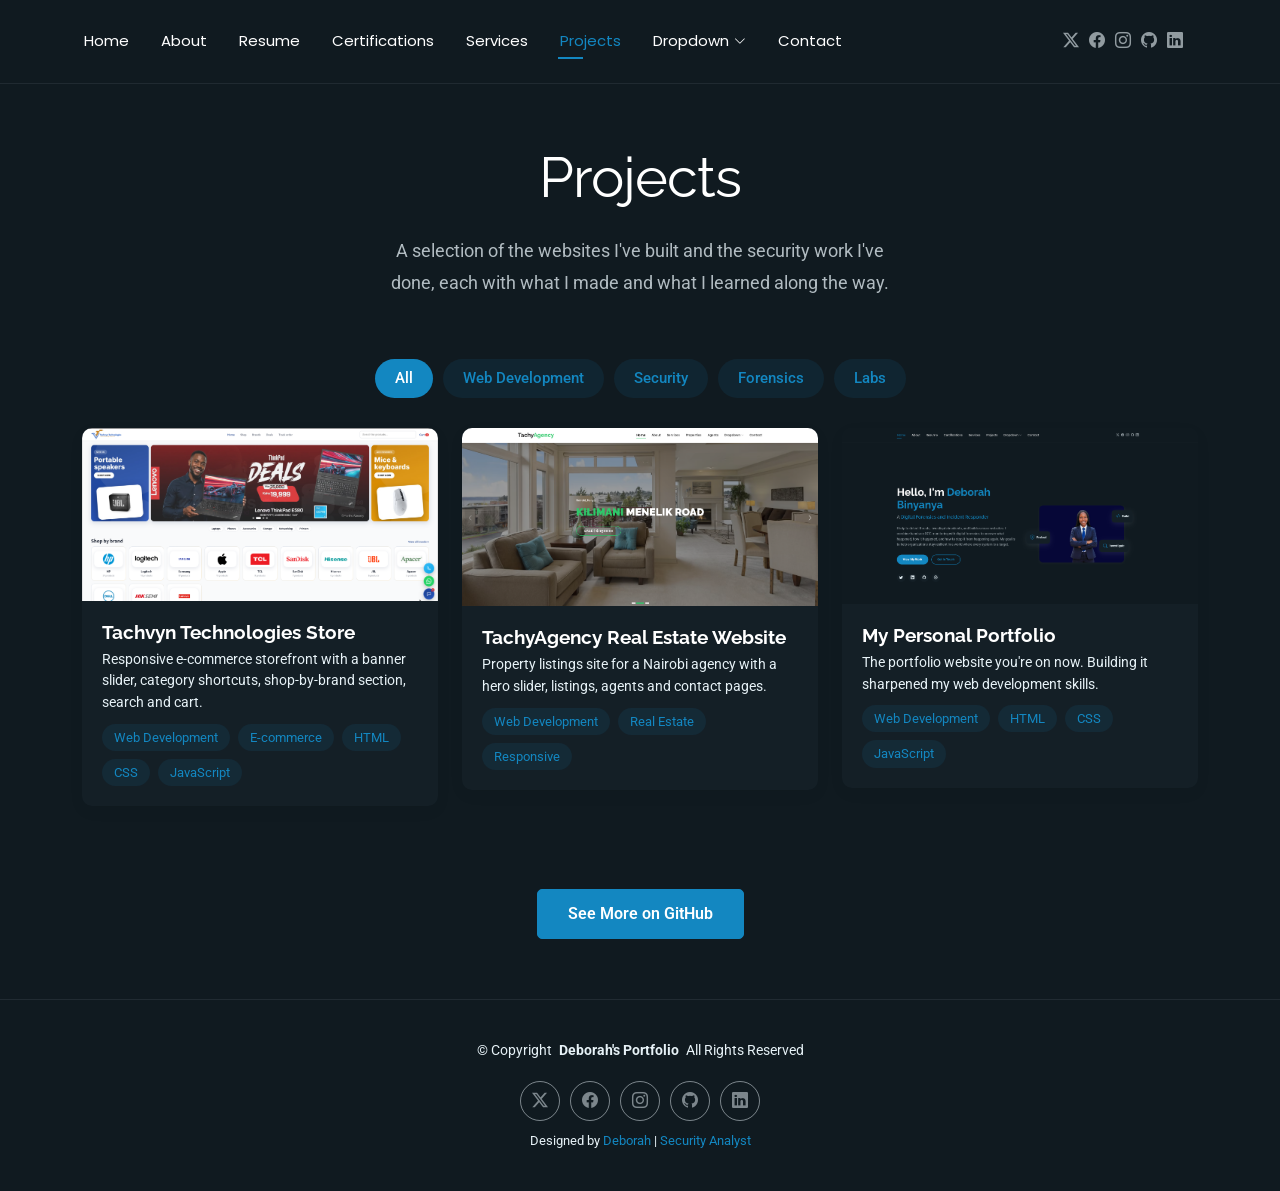
<file: portfolio.html>
<!doctype html>
<html lang="en">
  <head>
    <meta charset="utf-8" />
    <meta content="width=device-width, initial-scale=1.0" name="viewport" />
    <title>Projects - Deborah Binyanya</title>
    <meta
      name="description"
      content="Websites and security projects by Deborah Binyanya, cybersecurity analyst and web developer in Nairobi."
    />
    <meta name="keywords" content="" />

    <!-- Favicons -->
    <link href="assets/img/favicon.png" rel="icon" />
    <link href="assets/img/apple-touch-icon.png" rel="apple-touch-icon" />

    <!-- Fonts -->
    <link href="https://fonts.googleapis.com" rel="preconnect" />
    <link href="https://fonts.gstatic.com" rel="preconnect" crossorigin />
    <link
      href="https://fonts.googleapis.com/css2?family=Roboto:ital,wght@0,100;0,300;0,400;0,500;0,700;0,900;1,100;1,300;1,400;1,500;1,700;1,900&family=Poppins:ital,wght@0,100;0,200;0,300;0,400;0,500;0,600;0,700;0,800;0,900;1,100;1,200;1,300;1,400;1,500;1,600;1,700;1,800;1,900&family=Raleway:ital,wght@0,100;0,200;0,300;0,400;0,500;0,600;0,700;0,800;0,900;1,100;1,200;1,300;1,400;1,500;1,600;1,700;1,800;1,900&display=swap"
      rel="stylesheet"
    />

    <!-- Vendor CSS Files -->
    <link
      href="assets/vendor/bootstrap/css/bootstrap.min.css"
      rel="stylesheet"
    />
    <link
      href="assets/vendor/bootstrap-icons/bootstrap-icons.css"
      rel="stylesheet"
    />
    <link href="assets/vendor/aos/aos.css" rel="stylesheet" />
    <link href="assets/vendor/swiper/swiper-bundle.min.css" rel="stylesheet" />
    <link
      href="assets/vendor/glightbox/css/glightbox.min.css"
      rel="stylesheet"
    />

    <!-- Main CSS File -->
    <link href="assets/css/main.css" rel="stylesheet" />
  </head>

  <body class="portfolio-page">
    <header
      id="header"
      class="header d-flex align-items-center light-background sticky-top"
    >
      <div
        class="container position-relative d-flex align-items-center justify-content-between"
      >
        <nav id="navmenu" class="navmenu">
          <ul>
            <li><a href="index.html">Home</a></li>
            <li><a href="about.html">About</a></li>
            <li><a href="resume.html">Resume</a></li>
            <li><a href="certifications.html">Certifications</a></li>
            <li><a href="services.html">Services</a></li>
            <li><a href="portfolio.html" class="active">Projects</a></li>
            <li class="dropdown">
              <a href="#"
                ><span>Dropdown</span>
                <i class="bi bi-chevron-down toggle-dropdown"></i
              ></a>
              <ul>
                <li><a href="#">Dropdown 1</a></li>
                <li class="dropdown">
                  <a href="#"
                    ><span>Deep Dropdown</span>
                    <i class="bi bi-chevron-down toggle-dropdown"></i
                  ></a>
                  <ul>
                    <li><a href="#">Deep Dropdown 1</a></li>
                    <li><a href="#">Deep Dropdown 2</a></li>
                    <li><a href="#">Deep Dropdown 3</a></li>
                    <li><a href="#">Deep Dropdown 4</a></li>
                    <li><a href="#">Deep Dropdown 5</a></li>
                  </ul>
                </li>
                <li><a href="#">Dropdown 2</a></li>
                <li><a href="#">Dropdown 3</a></li>
                <li><a href="#">Dropdown 4</a></li>
              </ul>
            </li>
            <li><a href="contact.html">Contact</a></li>
          </ul>
          <i class="mobile-nav-toggle d-xl-none bi bi-list"></i>
        </nav>

        <div class="header-social-links">
          <a href="#" class="twitter"><i class="bi bi-twitter-x"></i></a>
          <a href="#" class="facebook"><i class="bi bi-facebook"></i></a>
          <a href="#" class="instagram"><i class="bi bi-instagram"></i></a>
          <a href="https://github.com/cy613h"><i class="bi bi-github"></i></a>
          <a
            href="https://www.linkedin.com/in/deborah-nyatichi-886b04206/"
            class="linkedin"
            ><i class="bi bi-linkedin"></i
          ></a>
        </div>
      </div>
    </header>

    <main class="main">
      <!-- Portfolio Section -->
      <section id="portfolio" class="portfolio section">
        <!-- Section Title -->
        <div class="container section-title" data-aos="fade-up">
          <h2>Projects</h2>
          <p>
            A selection of the websites I've built and the security work I've
            done, each with what I made and what I learned along the way.
          </p>
        </div>
        <!-- End Section Title -->

        <div class="container" data-aos="fade-up" data-aos-delay="100">
          <div
            class="isotope-layout"
            data-default-filter="*"
            data-layout="fitRows"
            data-sort="original-order"
          >
            <!-- Uncomment Security / Forensics / Labs once you have cards for
                 them (give each card the class filter-security, etc.) -->
            <ul
              class="portfolio-filters isotope-filters"
              data-aos="fade-up"
              data-aos-delay="200"
            >
              <li data-filter="*" class="filter-active">All</li>
              <li data-filter=".filter-web">Web Development</li>
              <li data-filter=".filter-security">Security</li>
              <li data-filter=".filter-forensics">Forensics</li>
             <li data-filter=".filter-labs">Labs</li>
            </ul>
            <!-- End Portfolio Filters -->

            <div
              class="row gy-4 isotope-container"
              data-aos="fade-up"
              data-aos-delay="300"
            >
              <!-- Project 1: Tachvyn Technologies store -->
              <div
                class="col-lg-4 col-md-6 portfolio-item isotope-item filter-web"
              >
                <div class="portfolio-card">
                  <div class="portfolio-img">
                    <img
                      src="assets/img/portfolio/tachvyn-store.png"
                      alt="Tachvyn Technologies online store home page"
                      class="img-fluid"
                    />
                    <div class="portfolio-overlay">
                      <a
                        href="assets/img/portfolio/tachvyn-store.png"
                        class="glightbox portfolio-lightbox"
                        ><i class="bi bi-plus"></i
                      ></a>
                      <!-- Replace with the live site or the repo for this project -->
                      <a
                        href="https://github.com/cy613h"
                        class="portfolio-details-link"
                        ><i class="bi bi-link"></i
                      ></a>
                    </div>
                  </div>
                  <div class="portfolio-info">
                    <h4>Tachvyn Technologies Store</h4>
                    <p>
                      Responsive e-commerce storefront with a banner slider,
                      category shortcuts, shop-by-brand section, search and
                      cart.
                    </p>
                    <div class="portfolio-tags">
                      <span>Web Development</span>
                      <span>E-commerce</span>
                      <span>HTML</span>
                      <span>CSS</span>
                      <span>JavaScript</span>
                    </div>
                  </div>
                </div>
              </div>

              <!-- Project 2: TachyAgency real estate site -->
              <div
                class="col-lg-4 col-md-6 portfolio-item isotope-item filter-web"
              >
                <div class="portfolio-card">
                  <div class="portfolio-img">
                    <img
                      src="assets/img/portfolio/tachyagency.png"
                      alt="TachyAgency real estate website home page"
                      class="img-fluid"
                    />
                    <div class="portfolio-overlay">
                      <a
                        href="assets/img/portfolio/tachyagency.png"
                        class="glightbox portfolio-lightbox"
                        ><i class="bi bi-plus"></i
                      ></a>
                      <a
                        href="https://github.com/cy613h/EstateAgency"
                        class="portfolio-details-link"
                        ><i class="bi bi-link"></i
                      ></a>
                    </div>
                  </div>
                  <div class="portfolio-info">
                    <h4>TachyAgency Real Estate Website</h4>
                    <p>
                      Property listings site for a Nairobi agency with a hero
                      slider, listings, agents and contact pages.
                    </p>
                    <div class="portfolio-tags">
                      <span>Web Development</span>
                      <span>Real Estate</span>
                      <span>Responsive</span>
                    </div>
                  </div>
                </div>
              </div>

              <!-- Project 3: My personal portfolio -->
              <div
                class="col-lg-4 col-md-6 portfolio-item isotope-item filter-web"
              >
                <div class="portfolio-card">
                  <div class="portfolio-img">
                    <img
                      src="assets/img/portfolio/portfolio.png"
                      alt="Deborah's personal portfolio website home page"
                      class="img-fluid"
                    />
                    <div class="portfolio-overlay">
                      <a
                        href="assets/img/portfolio/portfolio.png"
                        class="glightbox portfolio-lightbox"
                        ><i class="bi bi-plus"></i
                      ></a>
                      <a
                        href="https://github.com/cy613h/MyPortfolio"
                        class="portfolio-details-link"
                        ><i class="bi bi-link"></i
                      ></a>
                    </div>
                  </div>
                  <div class="portfolio-info">
                    <h4>My Personal Portfolio</h4>
                    <p>
                      The portfolio website you're on now. Building it sharpened
                      my web development skills.
                    </p>
                    <div class="portfolio-tags">
                      <span>Web Development</span>
                      <span>HTML</span>
                      <span>CSS</span>
                      <span>JavaScript</span>
                    </div>
                  </div>
                </div>
              </div>
            </div>
            <!-- End Portfolio Items Container -->
          </div>

          <div class="text-center mt-5" data-aos="fade-up" data-aos-delay="400">
            <a
              href="https://github.com/cy613h"
              class="btn btn-primary"
              target="_blank"
              rel="noopener"
              >See More on GitHub</a
            >
          </div>
        </div>
      </section>
      <!-- /Portfolio Section -->
    </main>

    <footer id="footer" class="footer">
      <div class="container">
        <div class="copyright text-center">
          <p>
            © <span>Copyright</span>
            <strong class="px-1 sitename">Deborah's Portfolio</strong>
            <span>All Rights Reserved<br /></span>
          </p>
        </div>
        <div class="social-links d-flex justify-content-center">
          <a href=""><i class="bi bi-twitter-x"></i></a>
          <a href=""><i class="bi bi-facebook"></i></a>
          <a href=""><i class="bi bi-instagram"></i></a>
          <a href="https://github.com/cy613h"><i class="bi bi-github"></i></a>
          <a href="https://www.linkedin.com/in/deborah-nyatichi-886b04206/"
            ><i class="bi bi-linkedin"></i
          ></a>
        </div>
        <div class="credits">
          Designed by
          <a href="https://www.linkedin.com/in/deborah-nyatichi-886b04206/"
            >Deborah</a
          >
          |
          <a href="https://github.com/cy613h">Security Analyst</a>
        </div>
      </div>
    </footer>

    <!-- Scroll Top -->
    <a
      href="#"
      id="scroll-top"
      class="scroll-top d-flex align-items-center justify-content-center"
      ><i class="bi bi-arrow-up-short"></i
    ></a>

    <!-- Preloader -->
    <div id="preloader"></div>

    <!-- Vendor JS Files -->
    <script src="assets/vendor/bootstrap/js/bootstrap.bundle.min.js"></script>
    <script src="assets/vendor/php-email-form/validate.js"></script>
    <script src="assets/vendor/aos/aos.js"></script>
    <script src="assets/vendor/typed.js/typed.umd.js"></script>
    <script src="assets/vendor/waypoints/noframework.waypoints.js"></script>
    <script src="assets/vendor/purecounter/purecounter_vanilla.js"></script>
    <script src="assets/vendor/swiper/swiper-bundle.min.js"></script>
    <script src="assets/vendor/imagesloaded/imagesloaded.pkgd.min.js"></script>
    <script src="assets/vendor/isotope-layout/isotope.pkgd.min.js"></script>
    <script src="assets/vendor/glightbox/js/glightbox.min.js"></script>

    <!-- Main JS File -->
    <script src="assets/js/main.js"></script>
  </body>
</html>
</file>
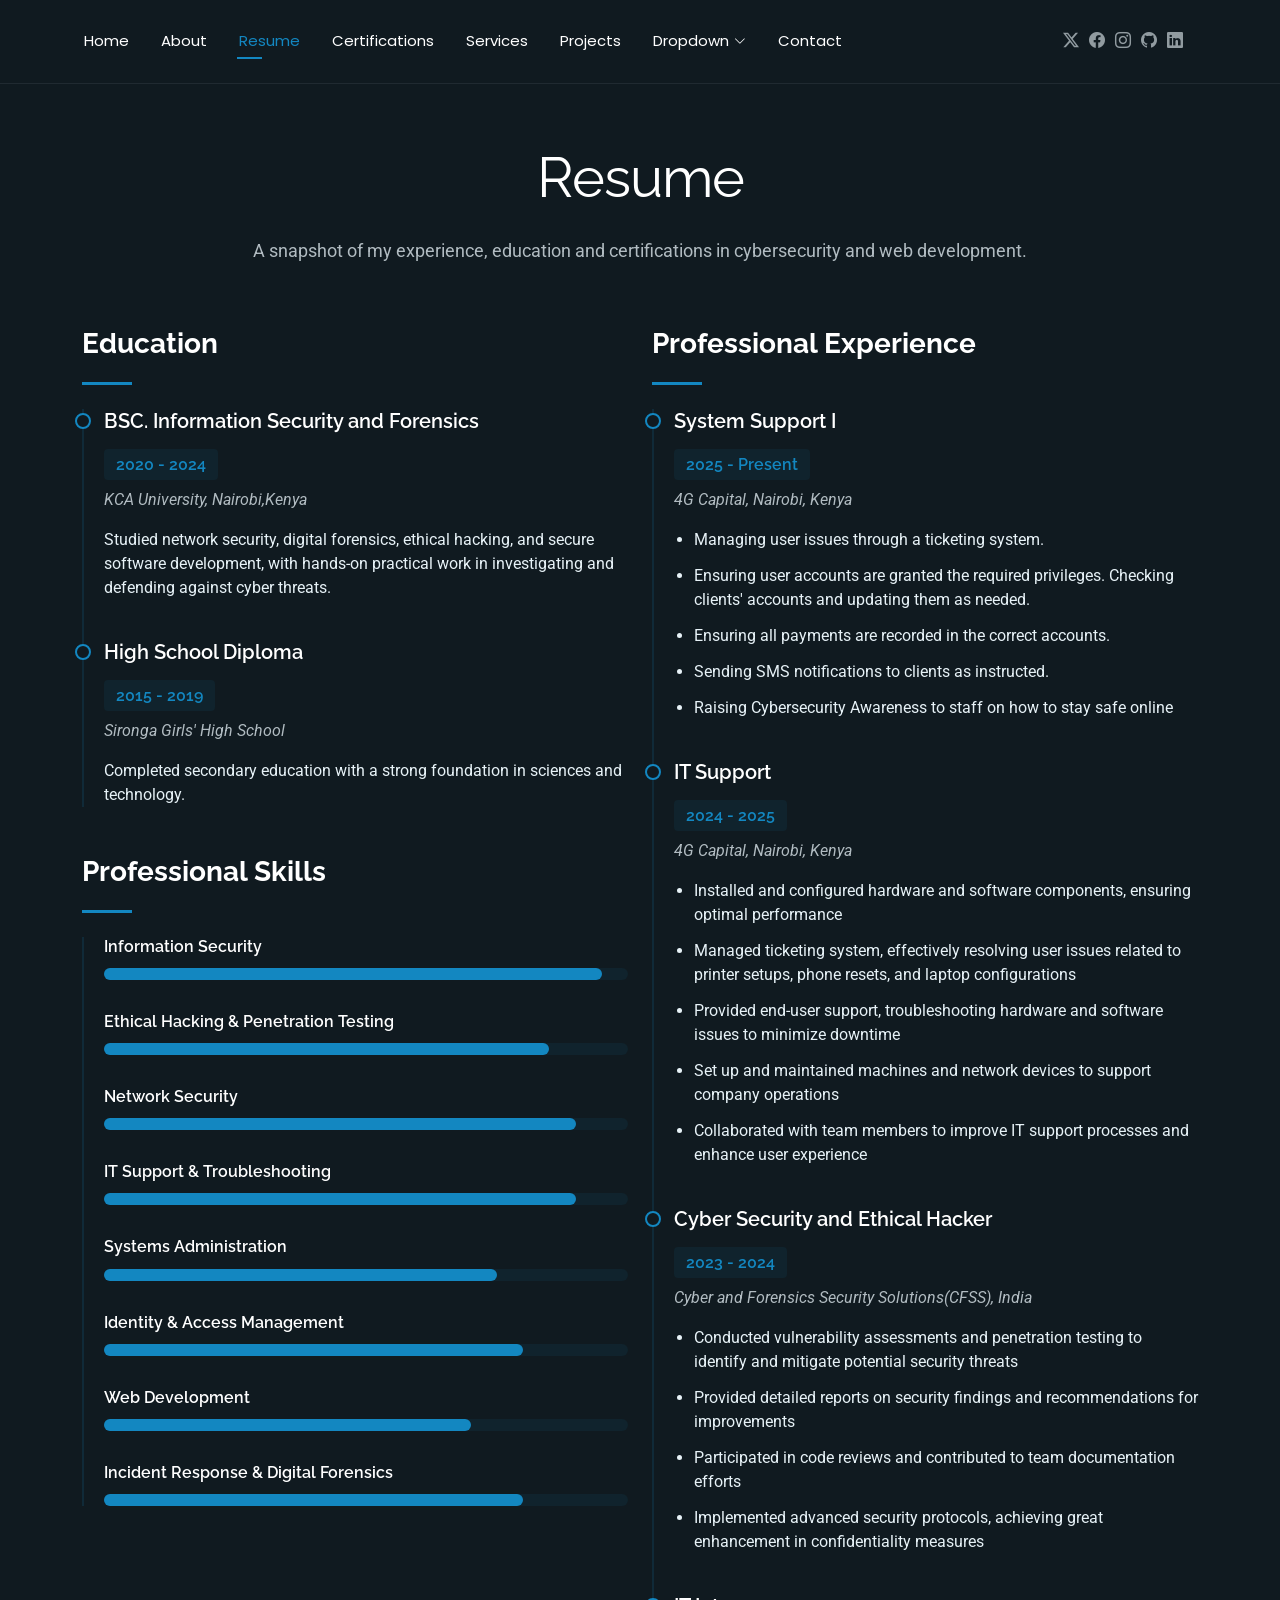
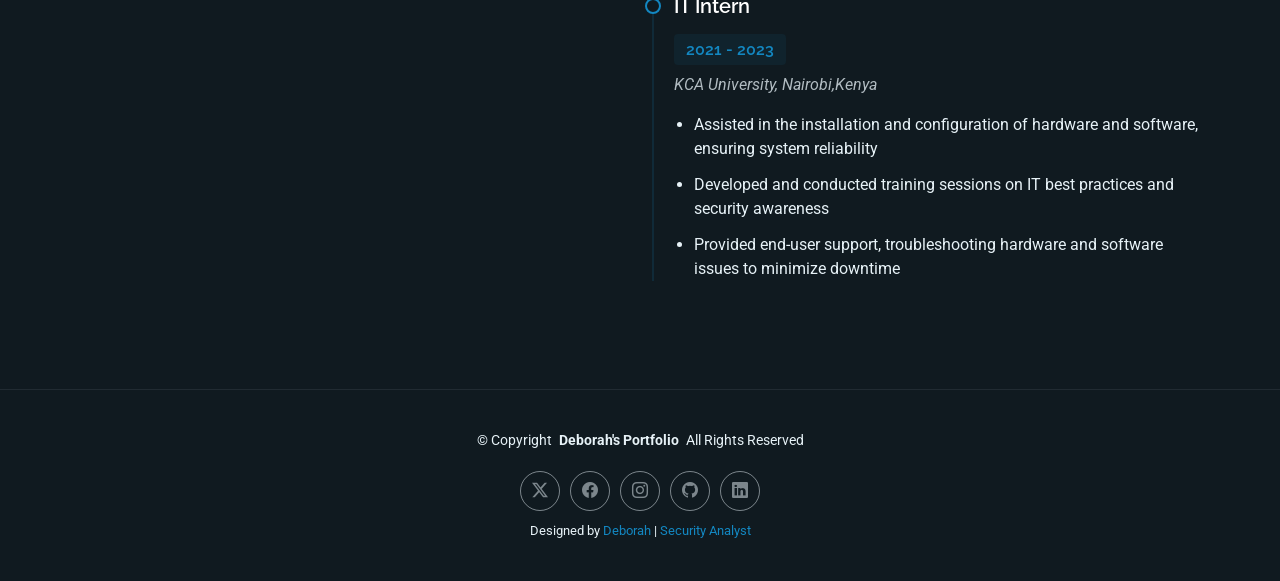
<file: resume.html>
<!doctype html>
<html lang="en">
  <head>
    <meta charset="utf-8" />
    <meta content="width=device-width, initial-scale=1.0" name="viewport" />
    <title>Resume - FolioOne Bootstrap Template</title>
    <meta name="description" content="" />
    <meta name="keywords" content="" />

    <!-- Favicons -->
    <link href="assets/img/favicon.png" rel="icon" />
    <link href="assets/img/apple-touch-icon.png" rel="apple-touch-icon" />

    <!-- Fonts -->
    <link href="https://fonts.googleapis.com" rel="preconnect" />
    <link href="https://fonts.gstatic.com" rel="preconnect" crossorigin />
    <link
      href="https://fonts.googleapis.com/css2?family=Roboto:ital,wght@0,100;0,300;0,400;0,500;0,700;0,900;1,100;1,300;1,400;1,500;1,700;1,900&family=Poppins:ital,wght@0,100;0,200;0,300;0,400;0,500;0,600;0,700;0,800;0,900;1,100;1,200;1,300;1,400;1,500;1,600;1,700;1,800;1,900&family=Raleway:ital,wght@0,100;0,200;0,300;0,400;0,500;0,600;0,700;0,800;0,900;1,100;1,200;1,300;1,400;1,500;1,600;1,700;1,800;1,900&display=swap"
      rel="stylesheet"
    />

    <!-- Vendor CSS Files -->
    <link
      href="assets/vendor/bootstrap/css/bootstrap.min.css"
      rel="stylesheet"
    />
    <link
      href="assets/vendor/bootstrap-icons/bootstrap-icons.css"
      rel="stylesheet"
    />
    <link href="assets/vendor/aos/aos.css" rel="stylesheet" />
    <link href="assets/vendor/swiper/swiper-bundle.min.css" rel="stylesheet" />
    <link
      href="assets/vendor/glightbox/css/glightbox.min.css"
      rel="stylesheet"
    />

    <!-- Main CSS File -->
    <link href="assets/css/main.css" rel="stylesheet" />
  </head>

  <body class="resume-page">
    <header
      id="header"
      class="header d-flex align-items-center light-background sticky-top"
    >
      <div
        class="container position-relative d-flex align-items-center justify-content-between"
      >
        <nav id="navmenu" class="navmenu">
          <ul>
            <li><a href="index.html">Home</a></li>
            <li><a href="about.html">About</a></li>
            <li><a href="resume.html" class="active">Resume</a></li>
            <li><a href="certifications.html">Certifications</a></li>
            <li><a href="services.html">Services</a></li>
            <li><a href="portfolio.html">Projects</a></li>
            <li class="dropdown">
              <a href="#"
                ><span>Dropdown</span>
                <i class="bi bi-chevron-down toggle-dropdown"></i
              ></a>
              <ul>
                <li><a href="#">Dropdown 1</a></li>
                <li class="dropdown">
                  <a href="#"
                    ><span>Deep Dropdown</span>
                    <i class="bi bi-chevron-down toggle-dropdown"></i
                  ></a>
                  <ul>
                    <li><a href="#">Deep Dropdown 1</a></li>
                    <li><a href="#">Deep Dropdown 2</a></li>
                    <li><a href="#">Deep Dropdown 3</a></li>
                    <li><a href="#">Deep Dropdown 4</a></li>
                    <li><a href="#">Deep Dropdown 5</a></li>
                  </ul>
                </li>
                <li><a href="#">Dropdown 2</a></li>
                <li><a href="#">Dropdown 3</a></li>
                <li><a href="#">Dropdown 4</a></li>
              </ul>
            </li>
            <li><a href="contact.html">Contact</a></li>
          </ul>
          <i class="mobile-nav-toggle d-xl-none bi bi-list"></i>
        </nav>

        <div class="header-social-links">
          <a href="#" class="twitter"><i class="bi bi-twitter-x"></i></a>
          <a href="#" class="facebook"><i class="bi bi-facebook"></i></a>
          <a href="#" class="instagram"><i class="bi bi-instagram"></i></a>
          <a href="https://github.com/cy613h"><i class="bi bi-github"></i></a>
          <a
            href="https://www.linkedin.com/in/deborah-nyatichi-886b04206/"
            class="linkedin"
            ><i class="bi bi-linkedin"></i
          ></a>
        </div>
      </div>
    </header>

    <main class="main">
      <!-- Resume Section -->
      <section id="resume" class="resume section">
        <!-- Section Title -->
        <div class="container section-title" data-aos="fade-up">
          <h2>Resume</h2>
          <p>
            A snapshot of my experience, education and certifications in
            cybersecurity and web development.
          </p>
        </div>
        <!-- End Section Title -->

        <div class="container" data-aos="fade-up" data-aos-delay="100">
          <div class="row">
            <div class="col-lg-6">
              <!-- Education Section -->
              <div class="resume-item" data-aos="fade-up">
                <h3 class="resume-title">Education</h3>

                <div class="resume-content">
                  <article class="education-item">
                    <h4>BSC. Information Security and Forensics</h4>
                    <h5>2020 - 2024</h5>
                    <p class="institution">
                      <em>KCA University, Nairobi,Kenya</em>
                    </p>
                    <p>
                      Studied network security, digital forensics, ethical
                      hacking, and secure software development, with hands-on
                      practical work in investigating and defending against
                      cyber threats.
                    </p>
                  </article>

                  <article class="education-item">
                    <h4>High School Diploma</h4>
                    <h5>2015 - 2019</h5>
                    <p class="institution">
                      <em>Sironga Girls' High School</em>
                    </p>
                    <p>
                      Completed secondary education with a strong foundation in
                      sciences and technology.
                    </p>
                  </article>
                </div>
              </div>
              <!-- End Education Section -->

              <!-- Professional Skills Section -->
              <div class="resume-item skills-animation" data-aos="fade-up">
                <h3 class="resume-title">Professional Skills</h3>

                <div class="resume-content">
                  <div class="skill-item">
                    <h4>Information Security</h4>
                    <div class="progress">
                      <div
                        class="progress-bar"
                        role="progressbar"
                        aria-valuenow="95"
                        aria-valuemin="0"
                        aria-valuemax="100"
                      ></div>
                    </div>
                  </div>

                  <div class="skill-item">
                    <h4>Ethical Hacking & Penetration Testing</h4>
                    <div class="progress">
                      <div
                        class="progress-bar"
                        role="progressbar"
                        aria-valuenow="85"
                        aria-valuemin="0"
                        aria-valuemax="100"
                      ></div>
                    </div>
                  </div>

                  <div class="skill-item">
                    <h4>Network Security</h4>
                    <div class="progress">
                      <div
                        class="progress-bar"
                        role="progressbar"
                        aria-valuenow="90"
                        aria-valuemin="0"
                        aria-valuemax="100"
                      ></div>
                    </div>
                  </div>

                  <div class="skill-item">
                    <h4>IT Support & Troubleshooting</h4>
                    <div class="progress">
                      <div
                        class="progress-bar"
                        role="progressbar"
                        aria-valuenow="90"
                        aria-valuemin="0"
                        aria-valuemax="100"
                      ></div>
                    </div>
                  </div>

                  <div class="skill-item">
                    <h4>Systems Administration</h4>
                    <div class="progress">
                      <div
                        class="progress-bar"
                        role="progressbar"
                        aria-valuenow="75"
                        aria-valuemin="0"
                        aria-valuemax="100"
                      ></div>
                    </div>
                  </div>

                  <div class="skill-item">
                    <h4>Identity & Access Management</h4>
                    <div class="progress">
                      <div
                        class="progress-bar"
                        role="progressbar"
                        aria-valuenow="80"
                        aria-valuemin="0"
                        aria-valuemax="100"
                      ></div>
                    </div>
                  </div>

                  <div class="skill-item">
                    <h4>Web Development</h4>
                    <div class="progress">
                      <div
                        class="progress-bar"
                        role="progressbar"
                        aria-valuenow="70"
                        aria-valuemin="0"
                        aria-valuemax="100"
                      ></div>
                    </div>
                  </div>

                  <div class="skill-item">
                    <h4>Incident Response & Digital Forensics</h4>
                    <div class="progress">
                      <div
                        class="progress-bar"
                        role="progressbar"
                        aria-valuenow="80"
                        aria-valuemin="0"
                        aria-valuemax="100"
                      ></div>
                    </div>
                  </div>
                </div>
              </div>
              <!-- End Professional Skills Section -->
            </div>

            <div class="col-lg-6">
              <!-- Experience Section -->
              <div class="resume-item" data-aos="fade-up" data-aos-delay="100">
                <h3 class="resume-title">Professional Experience</h3>

                <div class="resume-content">
                  <article class="experience-item">
                    <h4>System Support I</h4>
                    <h5>2025 - Present</h5>
                    <p class="company"><em>4G Capital, Nairobi, Kenya</em></p>
                    <ul>
                      <li>Managing user issues through a ticketing system.</li>
                      <li>
                        Ensuring user accounts are granted the required
                        privileges. Checking clients' accounts and updating them
                        as needed.
                      </li>
                      <li>
                        Ensuring all payments are recorded in the correct
                        accounts.
                      </li>
                      <li>
                        Sending SMS notifications to clients as instructed.
                      </li>
                      <li>
                        Raising Cybersecurity Awareness to staff on how to stay
                        safe online
                      </li>
                    </ul>
                  </article>

                  <article class="experience-item">
                    <h4>IT Support</h4>
                    <h5>2024 - 2025</h5>
                    <p class="company"><em>4G Capital, Nairobi, Kenya</em></p>
                    <ul>
                      <li>
                        Installed and configured hardware and software
                        components, ensuring optimal performance
                      </li>
                      <li>
                        Managed ticketing system, effectively resolving user
                        issues related to printer setups, phone resets, and
                        laptop configurations
                      </li>
                      <li>
                        Provided end-user support, troubleshooting hardware and
                        software issues to minimize downtime
                      </li>
                      <li>
                        Set up and maintained machines and network devices to
                        support company operations
                      </li>
                      <li>
                        Collaborated with team members to improve IT support
                        processes and enhance user experience
                      </li>
                    </ul>
                  </article>

                  <article class="experience-item">
                    <h4>Cyber Security and Ethical Hacker</h4>
                    <h5>2023 - 2024</h5>
                    <p class="company">
                      <em
                        >Cyber and Forensics Security Solutions(CFSS), India</em
                      >
                    </p>
                    <ul>
                      <li>
                        Conducted vulnerability assessments and penetration
                        testing to identify and mitigate potential security
                        threats
                      </li>
                      <li>
                        Provided detailed reports on security findings and
                        recommendations for improvements
                      </li>
                      <li>
                        Participated in code reviews and contributed to team
                        documentation efforts
                      </li>
                      <li>
                        Implemented advanced security protocols, achieving great
                        enhancement in confidentiality measures
                      </li>
                    </ul>
                  </article>

                  <article class="experience-item">
                    <h4>IT Intern</h4>
                    <h5>2021 - 2023</h5>
                    <p class="company">
                      <em>KCA University, Nairobi,Kenya</em>
                    </p>
                    <ul>
                      <li>
                        Assisted in the installation and configuration of
                        hardware and software, ensuring system reliability
                      </li>
                      <li>
                        Developed and conducted training sessions on IT best
                        practices and security awareness
                      </li>
                      <li>
                        Provided end-user support, troubleshooting hardware and
                        software issues to minimize downtime
                      </li>
                    </ul>
                  </article>
                </div>
              </div>
              <!-- End Experience Section -->
            </div>
          </div>
        </div>
      </section>
      <!-- /Resume Section -->
    </main>

    <footer id="footer" class="footer">
      <div class="container">
        <div class="copyright text-center">
          <p>
            © <span>Copyright</span>
            <strong class="px-1 sitename">Deborah's Portfolio</strong>
            <span>All Rights Reserved<br /></span>
          </p>
        </div>
        <div class="social-links d-flex justify-content-center">
          <a href=""><i class="bi bi-twitter-x"></i></a>
          <a href=""><i class="bi bi-facebook"></i></a>
          <a href=""><i class="bi bi-instagram"></i></a>
          <a href="https://github.com/cy613h"><i class="bi bi-github"></i></a>
          <a href="https://www.linkedin.com/in/deborah-nyatichi-886b04206/"
            ><i class="bi bi-linkedin"></i
          ></a>
        </div>
        <div class="credits">
          Designed by
          <a href="https://www.linkedin.com/in/deborah-nyatichi-886b04206/"
            >Deborah</a
          >
          |
          <a href="https://github.com/cy613h">Security Analyst</a>
        </div>
      </div>
    </footer>

    <!-- Scroll Top -->
    <a
      href="#"
      id="scroll-top"
      class="scroll-top d-flex align-items-center justify-content-center"
      ><i class="bi bi-arrow-up-short"></i
    ></a>

    <!-- Preloader -->
    <div id="preloader"></div>

    <!-- Vendor JS Files -->
    <script src="assets/vendor/bootstrap/js/bootstrap.bundle.min.js"></script>
    <script src="assets/vendor/php-email-form/validate.js"></script>
    <script src="assets/vendor/aos/aos.js"></script>
    <script src="assets/vendor/typed.js/typed.umd.js"></script>
    <script src="assets/vendor/waypoints/noframework.waypoints.js"></script>
    <script src="assets/vendor/purecounter/purecounter_vanilla.js"></script>
    <script src="assets/vendor/swiper/swiper-bundle.min.js"></script>
    <script src="assets/vendor/imagesloaded/imagesloaded.pkgd.min.js"></script>
    <script src="assets/vendor/isotope-layout/isotope.pkgd.min.js"></script>
    <script src="assets/vendor/glightbox/js/glightbox.min.js"></script>

    <!-- Main JS File -->
    <script src="assets/js/main.js"></script>
  </body>
</html>
</file>
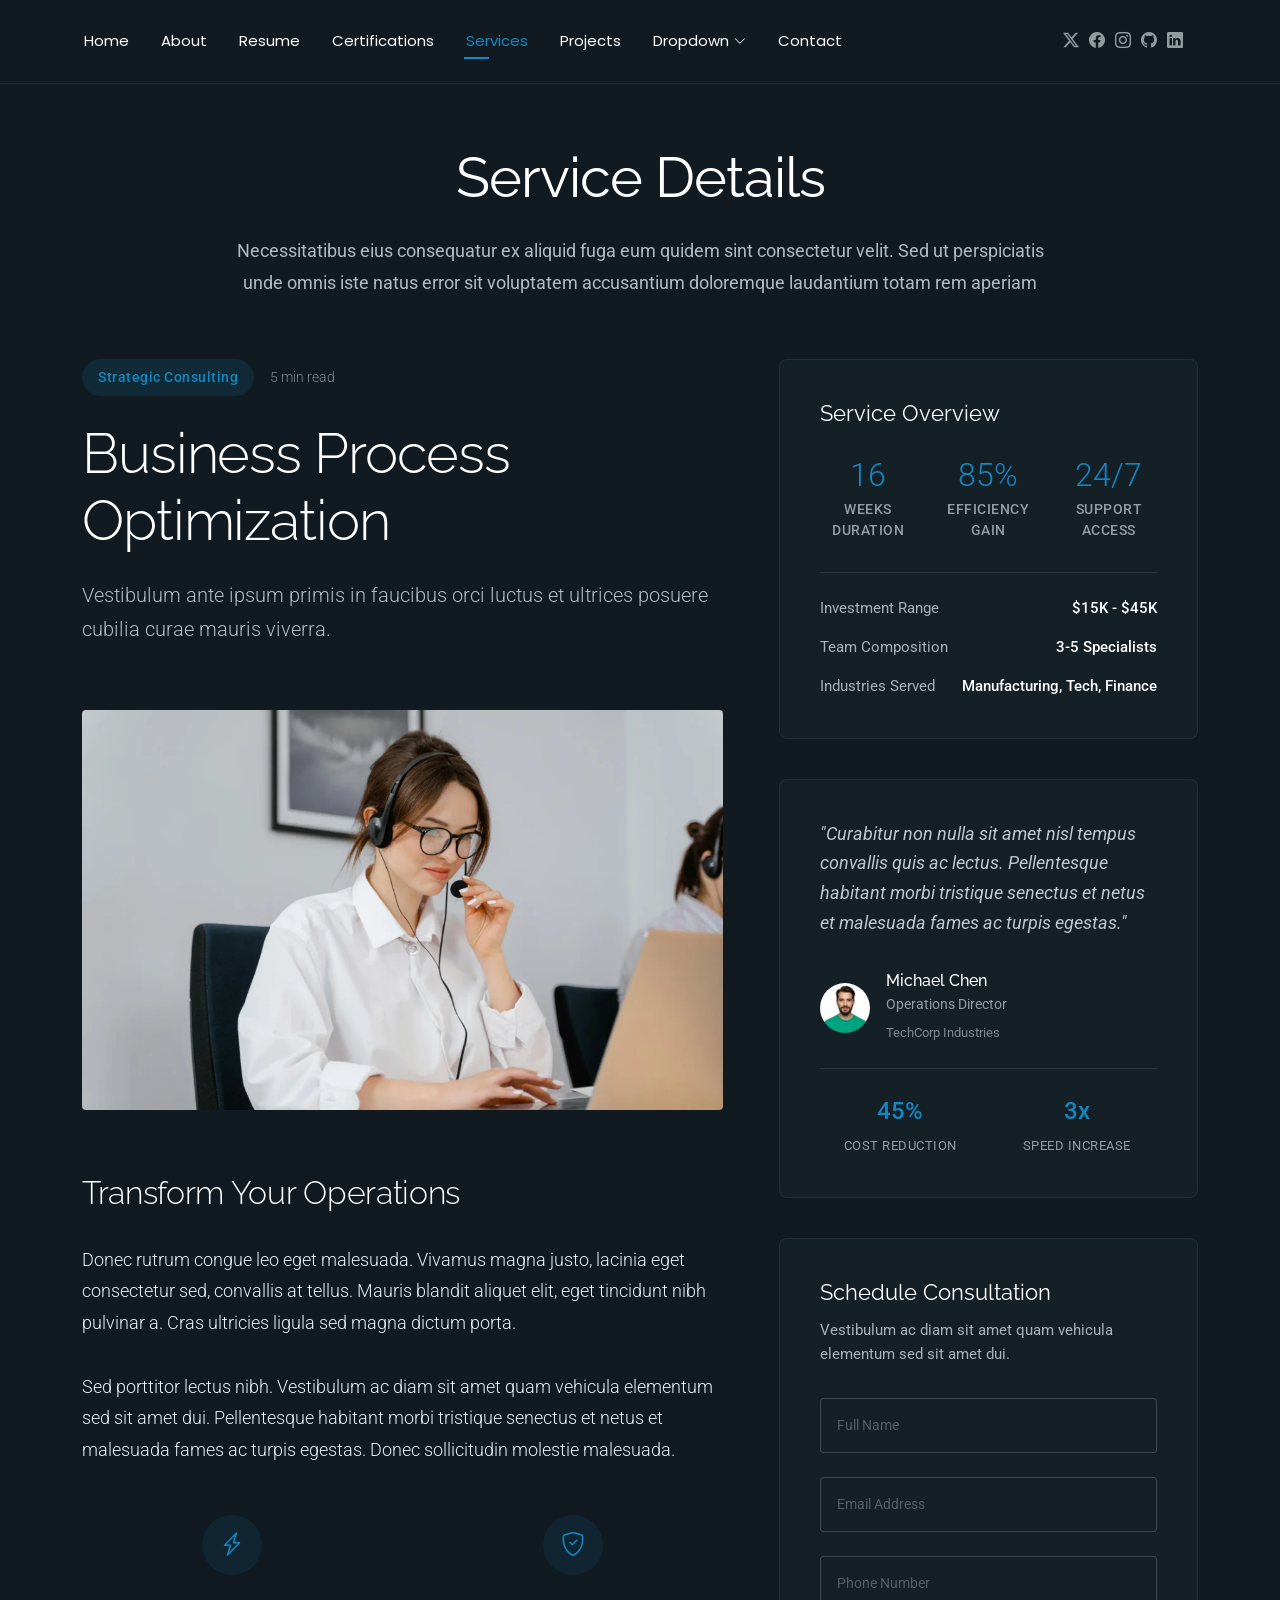
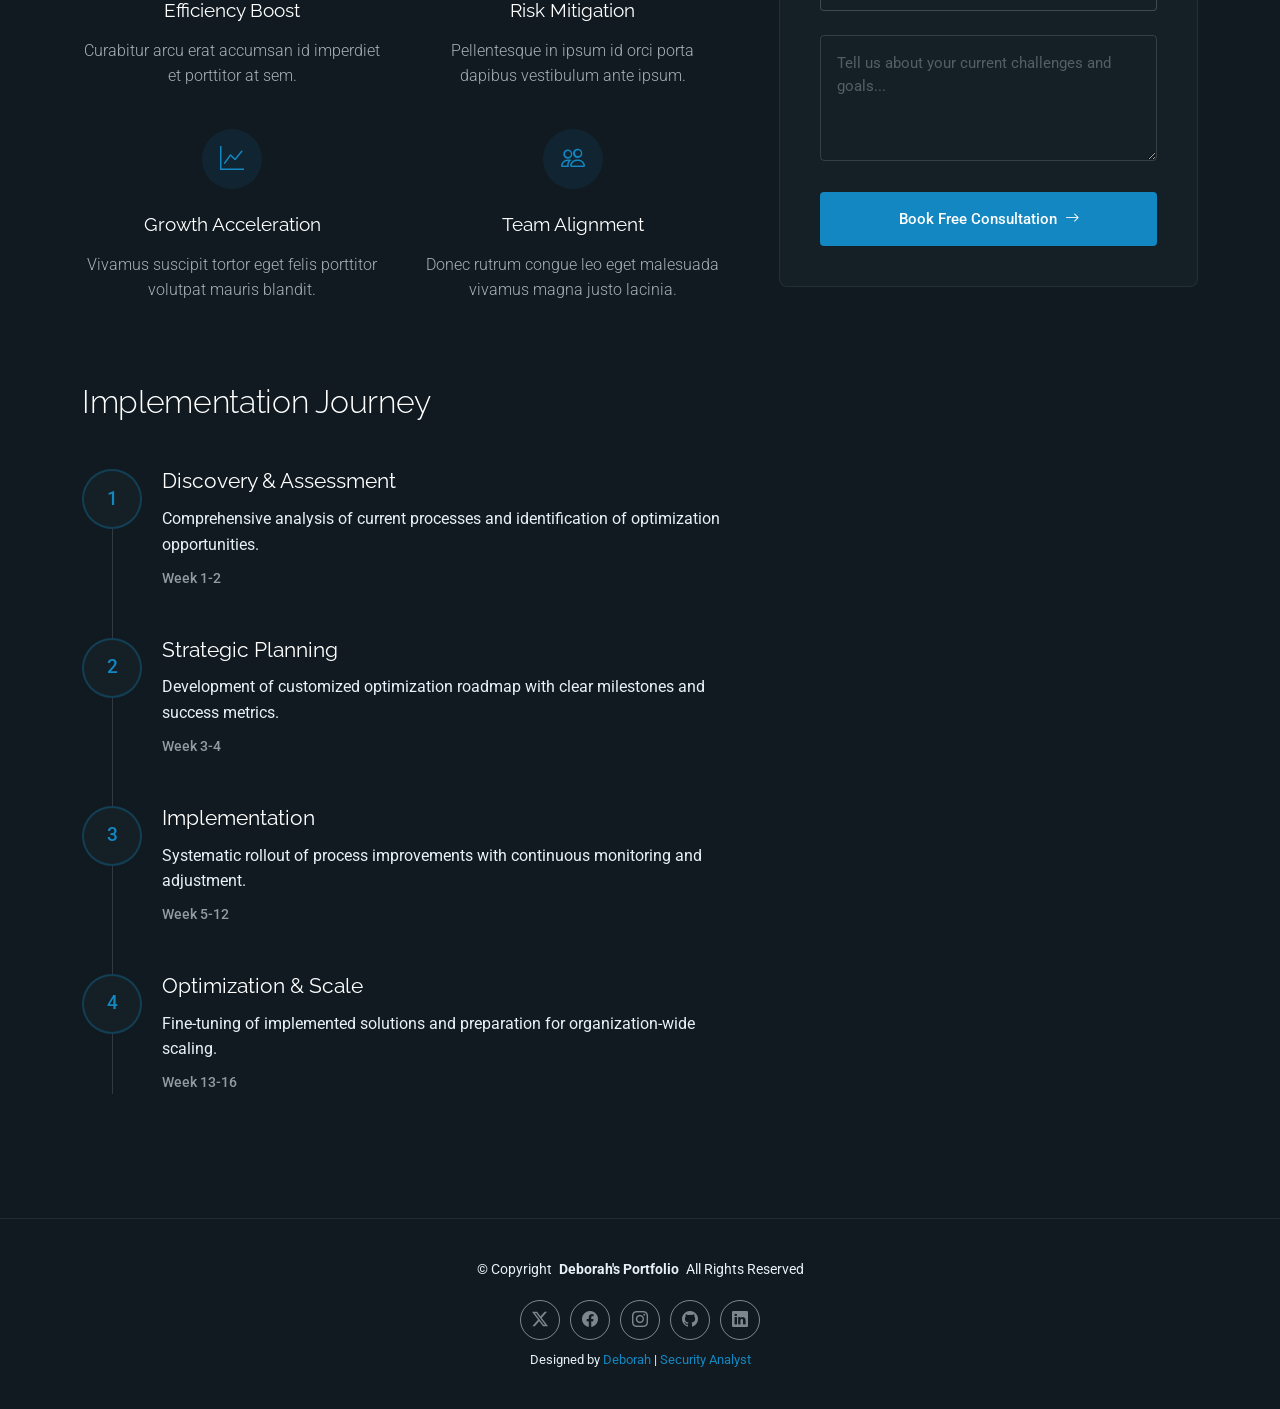
<file: service-details.html>
<!doctype html>
<html lang="en">
  <head>
    <meta charset="utf-8" />
    <meta content="width=device-width, initial-scale=1.0" name="viewport" />
    <title>Service Details - FolioOne Bootstrap Template</title>
    <meta name="description" content="" />
    <meta name="keywords" content="" />

    <!-- Favicons -->
    <link href="assets/img/favicon.png" rel="icon" />
    <link href="assets/img/apple-touch-icon.png" rel="apple-touch-icon" />

    <!-- Fonts -->
    <link href="https://fonts.googleapis.com" rel="preconnect" />
    <link href="https://fonts.gstatic.com" rel="preconnect" crossorigin />
    <link
      href="https://fonts.googleapis.com/css2?family=Roboto:ital,wght@0,100;0,300;0,400;0,500;0,700;0,900;1,100;1,300;1,400;1,500;1,700;1,900&family=Poppins:ital,wght@0,100;0,200;0,300;0,400;0,500;0,600;0,700;0,800;0,900;1,100;1,200;1,300;1,400;1,500;1,600;1,700;1,800;1,900&family=Raleway:ital,wght@0,100;0,200;0,300;0,400;0,500;0,600;0,700;0,800;0,900;1,100;1,200;1,300;1,400;1,500;1,600;1,700;1,800;1,900&display=swap"
      rel="stylesheet"
    />

    <!-- Vendor CSS Files -->
    <link
      href="assets/vendor/bootstrap/css/bootstrap.min.css"
      rel="stylesheet"
    />
    <link
      href="assets/vendor/bootstrap-icons/bootstrap-icons.css"
      rel="stylesheet"
    />
    <link href="assets/vendor/aos/aos.css" rel="stylesheet" />
    <link href="assets/vendor/swiper/swiper-bundle.min.css" rel="stylesheet" />
    <link
      href="assets/vendor/glightbox/css/glightbox.min.css"
      rel="stylesheet"
    />

    <!-- Main CSS File -->
    <link href="assets/css/main.css" rel="stylesheet" />

    <!-- =======================================================
  * Template Name: FolioOne
  * Template URL: https://bootstrapmade.com/folioone-bootstrap-portfolio-website-template/
  * Updated: Aug 23 2025 with Bootstrap v5.3.7
  * Author: BootstrapMade.com
  * License: https://bootstrapmade.com/license/
  ======================================================== -->
  </head>

  <body class="service-details-page">
    <header
      id="header"
      class="header d-flex align-items-center light-background sticky-top"
    >
      <div
        class="container position-relative d-flex align-items-center justify-content-between"
      >
        <nav id="navmenu" class="navmenu">
          <ul>
            <li><a href="index.html">Home</a></li>
            <li><a href="about.html">About</a></li>
            <li><a href="resume.html">Resume</a></li>
            <li><a href="certifications.html">Certifications</a></li>
            <li><a href="services.html" class="active">Services</a></li>
            <li><a href="portfolio.html">Projects</a></li>
            <li class="dropdown">
              <a href="#"
                ><span>Dropdown</span>
                <i class="bi bi-chevron-down toggle-dropdown"></i
              ></a>
              <ul>
                <li><a href="#">Dropdown 1</a></li>
                <li class="dropdown">
                  <a href="#"
                    ><span>Deep Dropdown</span>
                    <i class="bi bi-chevron-down toggle-dropdown"></i
                  ></a>
                  <ul>
                    <li><a href="#">Deep Dropdown 1</a></li>
                    <li><a href="#">Deep Dropdown 2</a></li>
                    <li><a href="#">Deep Dropdown 3</a></li>
                    <li><a href="#">Deep Dropdown 4</a></li>
                    <li><a href="#">Deep Dropdown 5</a></li>
                  </ul>
                </li>
                <li><a href="#">Dropdown 2</a></li>
                <li><a href="#">Dropdown 3</a></li>
                <li><a href="#">Dropdown 4</a></li>
              </ul>
            </li>
            <li><a href="contact.html">Contact</a></li>
          </ul>
          <i class="mobile-nav-toggle d-xl-none bi bi-list"></i>
        </nav>

        <div class="header-social-links">
          <a href="#" class="twitter"><i class="bi bi-twitter-x"></i></a>
          <a href="#" class="facebook"><i class="bi bi-facebook"></i></a>
          <a href="#" class="instagram"><i class="bi bi-instagram"></i></a>
          <a href="https://github.com/cy613h"><i class="bi bi-github"></i></a>
          <a
            href="https://www.linkedin.com/in/deborah-nyatichi-886b04206/"
            class="linkedin"
            ><i class="bi bi-linkedin"></i
          ></a>
        </div>
      </div>
    </header>

    <main class="main">
      <!-- Service Details Section -->
      <section id="service-details" class="service-details section">
        <!-- Section Title -->
        <div class="container section-title" data-aos="fade-up">
          <h2>Service Details</h2>
          <p>
            Necessitatibus eius consequatur ex aliquid fuga eum quidem sint
            consectetur velit. Sed ut perspiciatis unde omnis iste natus error
            sit voluptatem accusantium doloremque laudantium totam rem aperiam
          </p>
        </div>
        <!-- End Section Title -->

        <div class="container" data-aos="fade-up" data-aos-delay="100">
          <div class="row">
            <!-- Main Content Area -->
            <div class="col-lg-7">
              <!-- Hero Service Introduction -->
              <div class="service-hero" data-aos="fade-up" data-aos-delay="100">
                <div class="service-meta">
                  <span class="service-category">Strategic Consulting</span>
                  <span class="reading-time">5 min read</span>
                </div>
                <h1>Business Process Optimization</h1>
                <p class="service-description">
                  Vestibulum ante ipsum primis in faucibus orci luctus et
                  ultrices posuere cubilia curae mauris viverra.
                </p>
              </div>

              <!-- Service Visual -->
              <div
                class="service-visual"
                data-aos="zoom-in"
                data-aos-delay="200"
              >
                <img
                  src="assets/img/services/services-7.webp"
                  alt="Business Process Optimization"
                  class="img-fluid"
                />
              </div>

              <!-- Service Content -->
              <div
                class="service-narrative"
                data-aos="fade-up"
                data-aos-delay="300"
              >
                <h3>Transform Your Operations</h3>
                <p>
                  Donec rutrum congue leo eget malesuada. Vivamus magna justo,
                  lacinia eget consectetur sed, convallis at tellus. Mauris
                  blandit aliquet elit, eget tincidunt nibh pulvinar a. Cras
                  ultricies ligula sed magna dictum porta.
                </p>

                <p>
                  Sed porttitor lectus nibh. Vestibulum ac diam sit amet quam
                  vehicula elementum sed sit amet dui. Pellentesque habitant
                  morbi tristique senectus et netus et malesuada fames ac turpis
                  egestas. Donec sollicitudin molestie malesuada.
                </p>

                <!-- Key Benefits Grid -->
                <div
                  class="benefits-grid"
                  data-aos="fade-up"
                  data-aos-delay="400"
                >
                  <div class="benefit-card">
                    <div class="benefit-icon">
                      <i class="bi bi-lightning-charge"></i>
                    </div>
                    <h4>Efficiency Boost</h4>
                    <p>
                      Curabitur arcu erat accumsan id imperdiet et porttitor at
                      sem.
                    </p>
                  </div>

                  <div class="benefit-card">
                    <div class="benefit-icon">
                      <i class="bi bi-shield-check"></i>
                    </div>
                    <h4>Risk Mitigation</h4>
                    <p>
                      Pellentesque in ipsum id orci porta dapibus vestibulum
                      ante ipsum.
                    </p>
                  </div>

                  <div class="benefit-card">
                    <div class="benefit-icon">
                      <i class="bi bi-graph-up"></i>
                    </div>
                    <h4>Growth Acceleration</h4>
                    <p>
                      Vivamus suscipit tortor eget felis porttitor volutpat
                      mauris blandit.
                    </p>
                  </div>

                  <div class="benefit-card">
                    <div class="benefit-icon">
                      <i class="bi bi-people"></i>
                    </div>
                    <h4>Team Alignment</h4>
                    <p>
                      Donec rutrum congue leo eget malesuada vivamus magna justo
                      lacinia.
                    </p>
                  </div>
                </div>
              </div>

              <!-- Implementation Timeline -->
              <div
                class="timeline-section"
                data-aos="fade-up"
                data-aos-delay="500"
              >
                <h3>Implementation Journey</h3>
                <div class="timeline">
                  <div class="timeline-item">
                    <div class="timeline-marker">
                      <span>1</span>
                    </div>
                    <div class="timeline-content">
                      <h4>Discovery &amp; Assessment</h4>
                      <p>
                        Comprehensive analysis of current processes and
                        identification of optimization opportunities.
                      </p>
                      <small>Week 1-2</small>
                    </div>
                  </div>

                  <div class="timeline-item">
                    <div class="timeline-marker">
                      <span>2</span>
                    </div>
                    <div class="timeline-content">
                      <h4>Strategic Planning</h4>
                      <p>
                        Development of customized optimization roadmap with
                        clear milestones and success metrics.
                      </p>
                      <small>Week 3-4</small>
                    </div>
                  </div>

                  <div class="timeline-item">
                    <div class="timeline-marker">
                      <span>3</span>
                    </div>
                    <div class="timeline-content">
                      <h4>Implementation</h4>
                      <p>
                        Systematic rollout of process improvements with
                        continuous monitoring and adjustment.
                      </p>
                      <small>Week 5-12</small>
                    </div>
                  </div>

                  <div class="timeline-item">
                    <div class="timeline-marker">
                      <span>4</span>
                    </div>
                    <div class="timeline-content">
                      <h4>Optimization &amp; Scale</h4>
                      <p>
                        Fine-tuning of implemented solutions and preparation for
                        organization-wide scaling.
                      </p>
                      <small>Week 13-16</small>
                    </div>
                  </div>
                </div>
              </div>
            </div>
            <!-- End Main Content -->

            <!-- Service Sidebar -->
            <div class="col-lg-5">
              <div
                class="service-sidebar"
                data-aos="fade-up"
                data-aos-delay="200"
              >
                <!-- Service Overview Card -->
                <div class="overview-card">
                  <div class="overview-header">
                    <h4>Service Overview</h4>
                  </div>
                  <div class="overview-stats">
                    <div class="stat-item">
                      <div class="stat-number">16</div>
                      <div class="stat-label">Weeks Duration</div>
                    </div>
                    <div class="stat-item">
                      <div class="stat-number">85%</div>
                      <div class="stat-label">Efficiency Gain</div>
                    </div>
                    <div class="stat-item">
                      <div class="stat-number">24/7</div>
                      <div class="stat-label">Support Access</div>
                    </div>
                  </div>

                  <div class="overview-details">
                    <div class="detail-row">
                      <span class="detail-label">Investment Range</span>
                      <span class="detail-value">$15K - $45K</span>
                    </div>
                    <div class="detail-row">
                      <span class="detail-label">Team Composition</span>
                      <span class="detail-value">3-5 Specialists</span>
                    </div>
                    <div class="detail-row">
                      <span class="detail-label">Industries Served</span>
                      <span class="detail-value"
                        >Manufacturing, Tech, Finance</span
                      >
                    </div>
                  </div>
                </div>

                <!-- Client Success Story -->
                <div class="success-story">
                  <div class="story-quote">
                    <p>
                      "Curabitur non nulla sit amet nisl tempus convallis quis
                      ac lectus. Pellentesque habitant morbi tristique senectus
                      et netus et malesuada fames ac turpis egestas."
                    </p>
                  </div>
                  <div class="story-author">
                    <img
                      src="assets/img/person/person-m-8.webp"
                      alt="Michael Chen"
                      class="author-avatar"
                    />
                    <div class="author-details">
                      <h5>Michael Chen</h5>
                      <span>Operations Director</span>
                      <small>TechCorp Industries</small>
                    </div>
                  </div>
                  <div class="story-metrics">
                    <div class="metric">
                      <span class="metric-value">45%</span>
                      <span class="metric-label">Cost Reduction</span>
                    </div>
                    <div class="metric">
                      <span class="metric-value">3x</span>
                      <span class="metric-label">Speed Increase</span>
                    </div>
                  </div>
                </div>

                <!-- Consultation Form -->
                <div class="consultation-form">
                  <div class="form-header">
                    <h4>Schedule Consultation</h4>
                    <p>
                      Vestibulum ac diam sit amet quam vehicula elementum sed
                      sit amet dui.
                    </p>
                  </div>

                  <form
                    action="forms/consultation.php"
                    method="post"
                    class="php-email-form"
                  >
                    <div class="form-group">
                      <input
                        type="text"
                        name="name"
                        class="form-input"
                        placeholder="Full Name"
                        required=""
                      />
                    </div>

                    <div class="form-group">
                      <input
                        type="email"
                        name="email"
                        class="form-input"
                        placeholder="Email Address"
                        required=""
                      />
                    </div>

                    <div class="form-group">
                      <input
                        type="tel"
                        name="phone"
                        class="form-input"
                        placeholder="Phone Number"
                      />
                    </div>

                    <input
                      type="hidden"
                      name="subject"
                      value="Business Process Optimization Consultation"
                    />

                    <div class="form-group">
                      <textarea
                        name="message"
                        class="form-input"
                        rows="4"
                        placeholder="Tell us about your current challenges and goals..."
                        required=""
                      ></textarea>
                    </div>

                    <div class="loading">Loading</div>
                    <div class="error-message"></div>
                    <div class="sent-message">
                      Your consultation request has been sent. Thank you!
                    </div>

                    <button type="submit" class="btn-consultation">
                      <span>Book Free Consultation</span>
                      <i class="bi bi-arrow-right"></i>
                    </button>
                  </form>
                </div>
              </div>
            </div>
            <!-- End Sidebar -->
          </div>
        </div>
      </section>
      <!-- /Service Details Section -->
    </main>

    <footer id="footer" class="footer">
      <div class="container">
        <div class="copyright text-center">
          <p>
            © <span>Copyright</span>
            <strong class="px-1 sitename">Deborah's Portfolio</strong>
            <span>All Rights Reserved<br /></span>
          </p>
        </div>
        <div class="social-links d-flex justify-content-center">
          <a href=""><i class="bi bi-twitter-x"></i></a>
          <a href=""><i class="bi bi-facebook"></i></a>
          <a href=""><i class="bi bi-instagram"></i></a>
          <a href="https://github.com/cy613h"><i class="bi bi-github"></i></a>
          <a href="https://www.linkedin.com/in/deborah-nyatichi-886b04206/"
            ><i class="bi bi-linkedin"></i
          ></a>
        </div>
        <div class="credits">
          Designed by
          <a href="https://www.linkedin.com/in/deborah-nyatichi-886b04206/"
            >Deborah</a
          >
          |
          <a href="https://github.com/cy613h">Security Analyst</a>
        </div>
      </div>
    </footer>

    <!-- Scroll Top -->
    <a
      href="#"
      id="scroll-top"
      class="scroll-top d-flex align-items-center justify-content-center"
      ><i class="bi bi-arrow-up-short"></i
    ></a>

    <!-- Preloader -->
    <div id="preloader"></div>

    <!-- Vendor JS Files -->
    <script src="assets/vendor/bootstrap/js/bootstrap.bundle.min.js"></script>
    <script src="assets/vendor/php-email-form/validate.js"></script>
    <script src="assets/vendor/aos/aos.js"></script>
    <script src="assets/vendor/typed.js/typed.umd.js"></script>
    <script src="assets/vendor/waypoints/noframework.waypoints.js"></script>
    <script src="assets/vendor/purecounter/purecounter_vanilla.js"></script>
    <script src="assets/vendor/swiper/swiper-bundle.min.js"></script>
    <script src="assets/vendor/imagesloaded/imagesloaded.pkgd.min.js"></script>
    <script src="assets/vendor/isotope-layout/isotope.pkgd.min.js"></script>
    <script src="assets/vendor/glightbox/js/glightbox.min.js"></script>

    <!-- Main JS File -->
    <script src="assets/js/main.js"></script>
  </body>
</html>
</file>
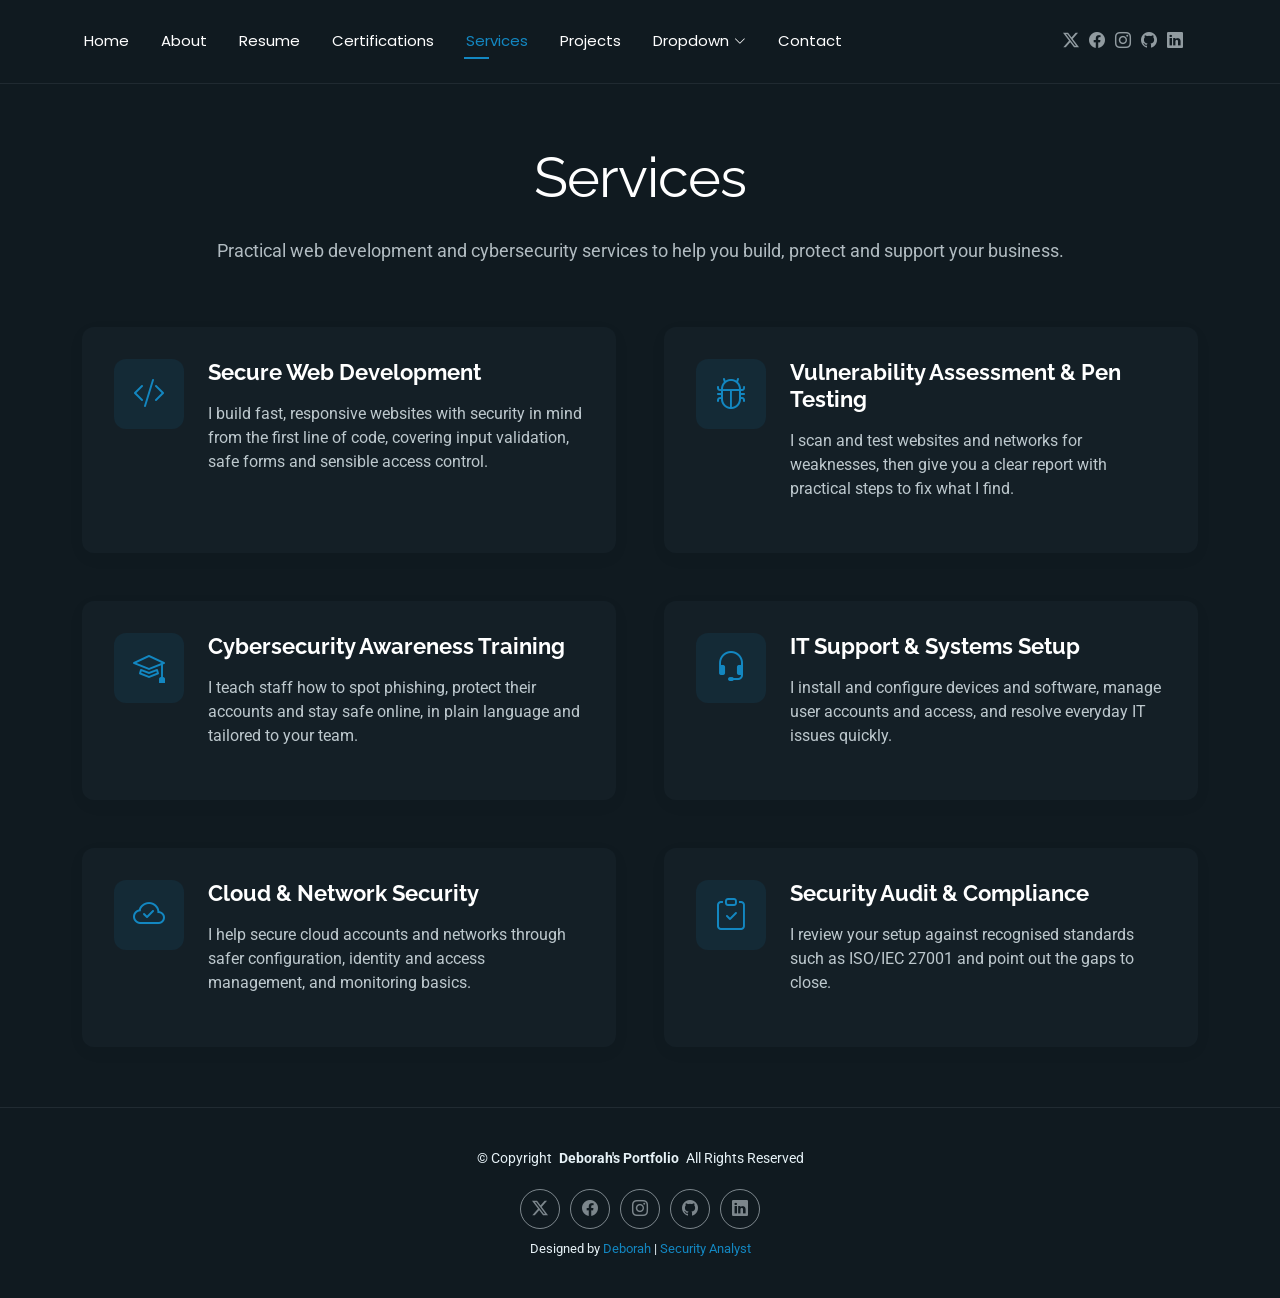
<file: services.html>
<!doctype html>
<html lang="en">
  <head>
    <meta charset="utf-8" />
    <meta content="width=device-width, initial-scale=1.0" name="viewport" />
    <title>Services - FolioOne Bootstrap Template</title>
    <meta name="description" content="" />
    <meta name="keywords" content="" />

    <!-- Favicons -->
    <link href="assets/img/favicon.png" rel="icon" />
    <link href="assets/img/apple-touch-icon.png" rel="apple-touch-icon" />

    <!-- Fonts -->
    <link href="https://fonts.googleapis.com" rel="preconnect" />
    <link href="https://fonts.gstatic.com" rel="preconnect" crossorigin />
    <link
      href="https://fonts.googleapis.com/css2?family=Roboto:ital,wght@0,100;0,300;0,400;0,500;0,700;0,900;1,100;1,300;1,400;1,500;1,700;1,900&family=Poppins:ital,wght@0,100;0,200;0,300;0,400;0,500;0,600;0,700;0,800;0,900;1,100;1,200;1,300;1,400;1,500;1,600;1,700;1,800;1,900&family=Raleway:ital,wght@0,100;0,200;0,300;0,400;0,500;0,600;0,700;0,800;0,900;1,100;1,200;1,300;1,400;1,500;1,600;1,700;1,800;1,900&display=swap"
      rel="stylesheet"
    />

    <!-- Vendor CSS Files -->
    <link
      href="assets/vendor/bootstrap/css/bootstrap.min.css"
      rel="stylesheet"
    />
    <link
      href="assets/vendor/bootstrap-icons/bootstrap-icons.css"
      rel="stylesheet"
    />
    <link href="assets/vendor/aos/aos.css" rel="stylesheet" />
    <link href="assets/vendor/swiper/swiper-bundle.min.css" rel="stylesheet" />
    <link
      href="assets/vendor/glightbox/css/glightbox.min.css"
      rel="stylesheet"
    />

    <!-- Main CSS File -->
    <link href="assets/css/main.css" rel="stylesheet" />

    <!-- =======================================================
  * Template Name: FolioOne
  * Template URL: https://bootstrapmade.com/folioone-bootstrap-portfolio-website-template/
  * Updated: Aug 23 2025 with Bootstrap v5.3.7
  * Author: BootstrapMade.com
  * License: https://bootstrapmade.com/license/
  ======================================================== -->
  </head>

  <body class="services-page">
    <header
      id="header"
      class="header d-flex align-items-center light-background sticky-top"
    >
      <div
        class="container position-relative d-flex align-items-center justify-content-between"
      >
        <nav id="navmenu" class="navmenu">
          <ul>
            <li><a href="index.html">Home</a></li>
            <li><a href="about.html">About</a></li>
            <li><a href="resume.html">Resume</a></li>
            <li><a href="certifications.html">Certifications</a></li>
            <li><a href="services.html" class="active">Services</a></li>
            <li><a href="portfolio.html">Projects</a></li>
            <li class="dropdown">
              <a href="#"
                ><span>Dropdown</span>
                <i class="bi bi-chevron-down toggle-dropdown"></i
              ></a>
              <ul>
                <li><a href="#">Dropdown 1</a></li>
                <li class="dropdown">
                  <a href="#"
                    ><span>Deep Dropdown</span>
                    <i class="bi bi-chevron-down toggle-dropdown"></i
                  ></a>
                  <ul>
                    <li><a href="#">Deep Dropdown 1</a></li>
                    <li><a href="#">Deep Dropdown 2</a></li>
                    <li><a href="#">Deep Dropdown 3</a></li>
                    <li><a href="#">Deep Dropdown 4</a></li>
                    <li><a href="#">Deep Dropdown 5</a></li>
                  </ul>
                </li>
                <li><a href="#">Dropdown 2</a></li>
                <li><a href="#">Dropdown 3</a></li>
                <li><a href="#">Dropdown 4</a></li>
              </ul>
            </li>
            <li><a href="contact.html">Contact</a></li>
          </ul>
          <i class="mobile-nav-toggle d-xl-none bi bi-list"></i>
        </nav>

        <div class="header-social-links">
          <a href="#" class="twitter"><i class="bi bi-twitter-x"></i></a>
          <a href="#" class="facebook"><i class="bi bi-facebook"></i></a>
          <a href="#" class="instagram"><i class="bi bi-instagram"></i></a>
          <a href="https://github.com/cy613h"><i class="bi bi-github"></i></a>
          <a
            href="https://www.linkedin.com/in/deborah-nyatichi-886b04206/"
            class="linkedin"
            ><i class="bi bi-linkedin"></i
          ></a>
        </div>
      </div>
    </header>

    <main class="main">
      <!-- Services Section -->
      <section id="services" class="services section">
        <!-- Section Title -->
        <div class="container section-title" data-aos="fade-up">
          <h2>Services</h2>
          <p>
            Practical web development and cybersecurity services to help you
            build, protect and support your business.
          </p>
        </div>
        <!-- End Section Title -->

        <div class="container" data-aos="fade-up" data-aos-delay="100">
          <div class="row justify-content-center g-5">
            <div class="col-md-6" data-aos="fade-right" data-aos-delay="100">
              <div class="service-item">
                <div class="service-icon">
                  <i class="bi bi-code-slash"></i>
                </div>
                <div class="service-content">
                  <h3>Secure Web Development</h3>
                  <p>
                    I build fast, responsive websites with security in mind from
                    the first line of code, covering input validation, safe
                    forms and sensible access control.
                  </p>
                </div>
              </div>
            </div>
            <!-- End Service Item -->

            <div class="col-md-6" data-aos="fade-left" data-aos-delay="100">
              <div class="service-item">
                <div class="service-icon">
                  <i class="bi bi-bug"></i>
                </div>
                <div class="service-content">
                  <h3>Vulnerability Assessment &amp; Pen Testing</h3>
                  <p>
                    I scan and test websites and networks for weaknesses, then
                    give you a clear report with practical steps to fix what I
                    find.
                  </p>
                </div>
              </div>
            </div>
            <!-- End Service Item -->

            <div class="col-md-6" data-aos="fade-right" data-aos-delay="200">
              <div class="service-item">
                <div class="service-icon">
                  <i class="bi bi-mortarboard"></i>
                </div>
                <div class="service-content">
                  <h3>Cybersecurity Awareness Training</h3>
                  <p>
                    I teach staff how to spot phishing, protect their accounts
                    and stay safe online, in plain language and tailored to your
                    team.
                  </p>
                </div>
              </div>
            </div>
            <!-- End Service Item -->

            <div class="col-md-6" data-aos="fade-left" data-aos-delay="200">
              <div class="service-item">
                <div class="service-icon">
                  <i class="bi bi-headset"></i>
                </div>
                <div class="service-content">
                  <h3>IT Support &amp; Systems Setup</h3>
                  <p>
                    I install and configure devices and software, manage user
                    accounts and access, and resolve everyday IT issues quickly.
                  </p>
                </div>
              </div>
            </div>
            <!-- End Service Item -->

            <div class="col-md-6" data-aos="fade-right" data-aos-delay="300">
              <div class="service-item">
                <div class="service-icon">
                  <i class="bi bi-cloud-check"></i>
                </div>
                <div class="service-content">
                  <h3>Cloud &amp; Network Security</h3>
                  <p>
                    I help secure cloud accounts and networks through safer
                    configuration, identity and access management, and
                    monitoring basics.
                  </p>
                </div>
              </div>
            </div>
            <!-- End Service Item -->

            <div class="col-md-6" data-aos="fade-left" data-aos-delay="300">
              <div class="service-item">
                <div class="service-icon">
                  <i class="bi bi-clipboard-check"></i>
                </div>
                <div class="service-content">
                  <h3>Security Audit &amp; Compliance</h3>
                  <p>
                    I review your setup against recognised standards such as
                    ISO/IEC 27001 and point out the gaps to close.
                  </p>
                </div>
              </div>
            </div>
            <!-- End Service Item -->
          </div>
        </div>
      </section>
      <!-- /Services Section -->
    </main>

    <footer id="footer" class="footer">
      <div class="container">
        <div class="copyright text-center">
          <p>
            © <span>Copyright</span>
            <strong class="px-1 sitename">Deborah's Portfolio</strong>
            <span>All Rights Reserved<br /></span>
          </p>
        </div>
        <div class="social-links d-flex justify-content-center">
          <a href=""><i class="bi bi-twitter-x"></i></a>
          <a href=""><i class="bi bi-facebook"></i></a>
          <a href=""><i class="bi bi-instagram"></i></a>
          <a href="https://github.com/cy613h"><i class="bi bi-github"></i></a>
          <a href="https://www.linkedin.com/in/deborah-nyatichi-886b04206/"
            ><i class="bi bi-linkedin"></i
          ></a>
        </div>
        <div class="credits">
          Designed by
          <a href="https://www.linkedin.com/in/deborah-nyatichi-886b04206/"
            >Deborah</a
          >
          |
          <a href="https://github.com/cy613h">Security Analyst</a>
        </div>
      </div>
    </footer>

    <!-- Scroll Top -->
    <a
      href="#"
      id="scroll-top"
      class="scroll-top d-flex align-items-center justify-content-center"
      ><i class="bi bi-arrow-up-short"></i
    ></a>

    <!-- Preloader -->
    <div id="preloader"></div>

    <!-- Vendor JS Files -->
    <script src="assets/vendor/bootstrap/js/bootstrap.bundle.min.js"></script>
    <script src="assets/vendor/php-email-form/validate.js"></script>
    <script src="assets/vendor/aos/aos.js"></script>
    <script src="assets/vendor/typed.js/typed.umd.js"></script>
    <script src="assets/vendor/waypoints/noframework.waypoints.js"></script>
    <script src="assets/vendor/purecounter/purecounter_vanilla.js"></script>
    <script src="assets/vendor/swiper/swiper-bundle.min.js"></script>
    <script src="assets/vendor/imagesloaded/imagesloaded.pkgd.min.js"></script>
    <script src="assets/vendor/isotope-layout/isotope.pkgd.min.js"></script>
    <script src="assets/vendor/glightbox/js/glightbox.min.js"></script>

    <!-- Main JS File -->
    <script src="assets/js/main.js"></script>
  </body>
</html>
</file>
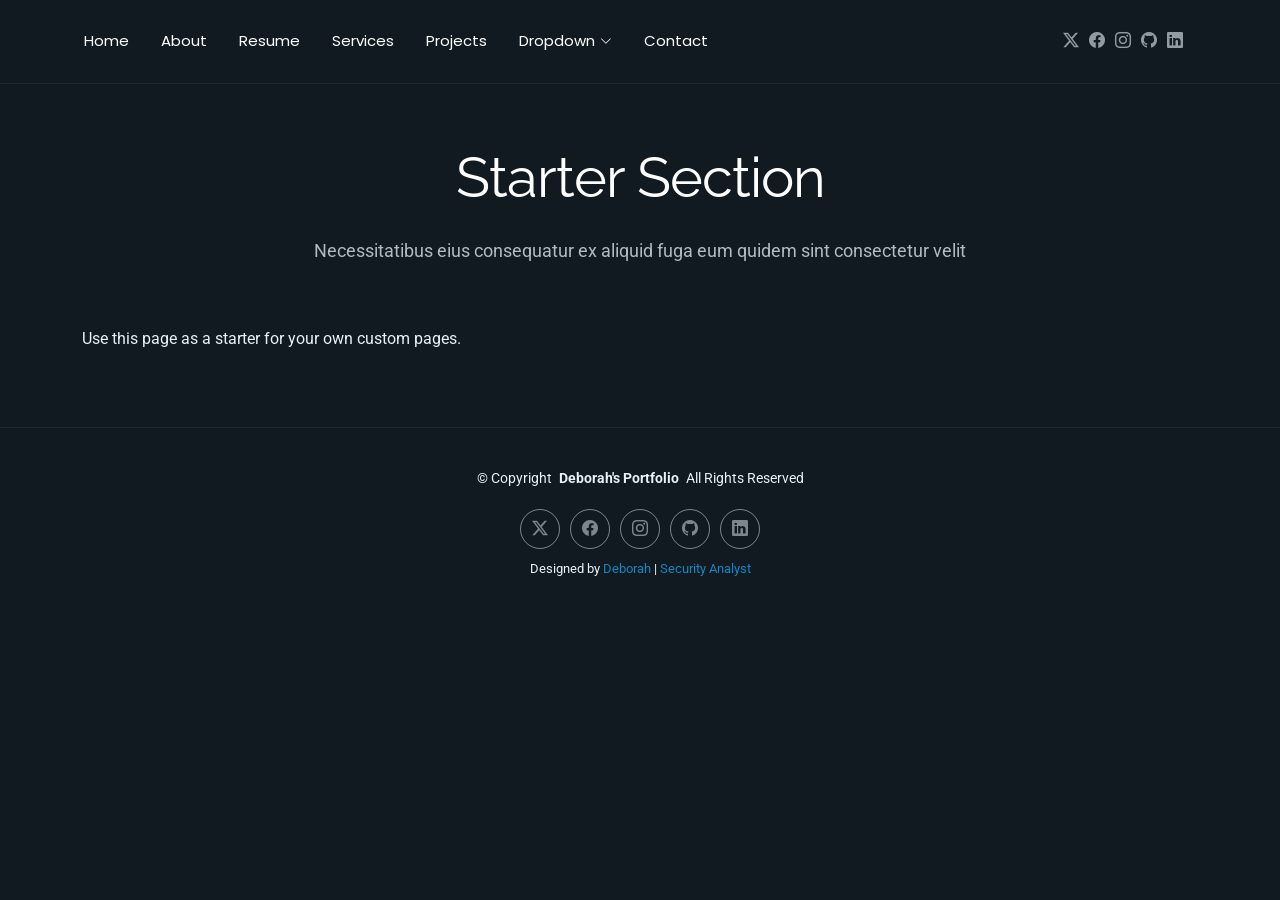
<file: starter-page.html>
<!doctype html>
<html lang="en">
  <head>
    <meta charset="utf-8" />
    <meta content="width=device-width, initial-scale=1.0" name="viewport" />
    <title>Starter Page - FolioOne Bootstrap Template</title>
    <meta name="description" content="" />
    <meta name="keywords" content="" />

    <!-- Favicons -->
    <link href="assets/img/favicon.png" rel="icon" />
    <link href="assets/img/apple-touch-icon.png" rel="apple-touch-icon" />

    <!-- Fonts -->
    <link href="https://fonts.googleapis.com" rel="preconnect" />
    <link href="https://fonts.gstatic.com" rel="preconnect" crossorigin />
    <link
      href="https://fonts.googleapis.com/css2?family=Roboto:ital,wght@0,100;0,300;0,400;0,500;0,700;0,900;1,100;1,300;1,400;1,500;1,700;1,900&family=Poppins:ital,wght@0,100;0,200;0,300;0,400;0,500;0,600;0,700;0,800;0,900;1,100;1,200;1,300;1,400;1,500;1,600;1,700;1,800;1,900&family=Raleway:ital,wght@0,100;0,200;0,300;0,400;0,500;0,600;0,700;0,800;0,900;1,100;1,200;1,300;1,400;1,500;1,600;1,700;1,800;1,900&display=swap"
      rel="stylesheet"
    />

    <!-- Vendor CSS Files -->
    <link
      href="assets/vendor/bootstrap/css/bootstrap.min.css"
      rel="stylesheet"
    />
    <link
      href="assets/vendor/bootstrap-icons/bootstrap-icons.css"
      rel="stylesheet"
    />
    <link href="assets/vendor/aos/aos.css" rel="stylesheet" />
    <link href="assets/vendor/swiper/swiper-bundle.min.css" rel="stylesheet" />
    <link
      href="assets/vendor/glightbox/css/glightbox.min.css"
      rel="stylesheet"
    />

    <!-- Main CSS File -->
    <link href="assets/css/main.css" rel="stylesheet" />

    <!-- =======================================================
  * Template Name: FolioOne
  * Template URL: https://bootstrapmade.com/folioone-bootstrap-portfolio-website-template/
  * Updated: Aug 23 2025 with Bootstrap v5.3.7
  * Author: BootstrapMade.com
  * License: https://bootstrapmade.com/license/
  ======================================================== -->
  </head>

  <body class="starter-page-page">
    <header
      id="header"
      class="header d-flex align-items-center light-background sticky-top"
    >
      <div
        class="container position-relative d-flex align-items-center justify-content-between"
      >
        <nav id="navmenu" class="navmenu">
          <ul>
            <li><a href="index.html">Home</a></li>
            <li><a href="about.html">About</a></li>
            <li><a href="resume.html">Resume</a></li>
            <li><a href="services.html">Services</a></li>
            <li><a href="portfolio.html">Projects</a></li>
            <li class="dropdown">
              <a href="#"
                ><span>Dropdown</span>
                <i class="bi bi-chevron-down toggle-dropdown"></i
              ></a>
              <ul>
                <li><a href="#">Dropdown 1</a></li>
                <li class="dropdown">
                  <a href="#"
                    ><span>Deep Dropdown</span>
                    <i class="bi bi-chevron-down toggle-dropdown"></i
                  ></a>
                  <ul>
                    <li><a href="#">Deep Dropdown 1</a></li>
                    <li><a href="#">Deep Dropdown 2</a></li>
                    <li><a href="#">Deep Dropdown 3</a></li>
                    <li><a href="#">Deep Dropdown 4</a></li>
                    <li><a href="#">Deep Dropdown 5</a></li>
                  </ul>
                </li>
                <li><a href="#">Dropdown 2</a></li>
                <li><a href="#">Dropdown 3</a></li>
                <li><a href="#">Dropdown 4</a></li>
              </ul>
            </li>
            <li><a href="contact.html">Contact</a></li>
          </ul>
          <i class="mobile-nav-toggle d-xl-none bi bi-list"></i>
        </nav>

        <div class="header-social-links">
          <a href="#" class="twitter"><i class="bi bi-twitter-x"></i></a>
          <a href="#" class="facebook"><i class="bi bi-facebook"></i></a>
          <a href="#" class="instagram"><i class="bi bi-instagram"></i></a>
          <a href="https://github.com/cy613h"><i class="bi bi-github"></i></a>
          <a
            href="https://www.linkedin.com/in/deborah-nyatichi-886b04206/"
            class="linkedin"
            ><i class="bi bi-linkedin"></i
          ></a>
        </div>
      </div>
    </header>

    <main class="main">
      <!-- Starter Section Section -->
      <section id="starter-section" class="starter-section section">
        <!-- Section Title -->
        <div class="container section-title" data-aos="fade-up">
          <h2>Starter Section</h2>
          <p>
            Necessitatibus eius consequatur ex aliquid fuga eum quidem sint
            consectetur velit
          </p>
        </div>
        <!-- End Section Title -->

        <div class="container" data-aos="fade-up">
          <p>Use this page as a starter for your own custom pages.</p>
        </div>
      </section>
      <!-- /Starter Section Section -->
    </main>

    <footer id="footer" class="footer">
      <div class="container">
        <div class="copyright text-center">
          <p>
            © <span>Copyright</span>
            <strong class="px-1 sitename">Deborah's Portfolio</strong>
            <span>All Rights Reserved<br /></span>
          </p>
        </div>
        <div class="social-links d-flex justify-content-center">
          <a href=""><i class="bi bi-twitter-x"></i></a>
          <a href=""><i class="bi bi-facebook"></i></a>
          <a href=""><i class="bi bi-instagram"></i></a>
          <a href="https://github.com/cy613h"><i class="bi bi-github"></i></a>
          <a href="https://www.linkedin.com/in/deborah-nyatichi-886b04206/"
            ><i class="bi bi-linkedin"></i
          ></a>
        </div>
        <div class="credits">
          Designed by
          <a href="https://www.linkedin.com/in/deborah-nyatichi-886b04206/"
            >Deborah</a
          >
          |
          <a href="https://github.com/cy613h">Security Analyst</a>
        </div>
      </div>
    </footer>

    <!-- Scroll Top -->
    <a
      href="#"
      id="scroll-top"
      class="scroll-top d-flex align-items-center justify-content-center"
      ><i class="bi bi-arrow-up-short"></i
    ></a>

    <!-- Preloader -->
    <div id="preloader"></div>

    <!-- Vendor JS Files -->
    <script src="assets/vendor/bootstrap/js/bootstrap.bundle.min.js"></script>
    <script src="assets/vendor/php-email-form/validate.js"></script>
    <script src="assets/vendor/aos/aos.js"></script>
    <script src="assets/vendor/typed.js/typed.umd.js"></script>
    <script src="assets/vendor/waypoints/noframework.waypoints.js"></script>
    <script src="assets/vendor/purecounter/purecounter_vanilla.js"></script>
    <script src="assets/vendor/swiper/swiper-bundle.min.js"></script>
    <script src="assets/vendor/imagesloaded/imagesloaded.pkgd.min.js"></script>
    <script src="assets/vendor/isotope-layout/isotope.pkgd.min.js"></script>
    <script src="assets/vendor/glightbox/js/glightbox.min.js"></script>

    <!-- Main JS File -->
    <script src="assets/js/main.js"></script>
  </body>
</html>
</file>
<file: assets/css/main.css>
/**
* Template Name: FolioOne
* Template URL: https://bootstrapmade.com/folioone-bootstrap-portfolio-website-template/
* Updated: Aug 23 2025 with Bootstrap v5.3.7
* Author: BootstrapMade.com
* License: https://bootstrapmade.com/license/
*/

/*--------------------------------------------------------------
# Font & Color Variables
# Help: https://bootstrapmade.com/color-system/
--------------------------------------------------------------*/
/* Fonts */
:root {
  --default-font:
    "Roboto", system-ui, -apple-system, "Segoe UI", Roboto, "Helvetica Neue",
    Arial, "Noto Sans", "Liberation Sans", sans-serif, "Apple Color Emoji",
    "Segoe UI Emoji", "Segoe UI Symbol", "Noto Color Emoji";
  --heading-font: "Raleway", sans-serif;
  --nav-font: "Poppins", sans-serif;
}

/* Global Colors - The following color variables are used throughout the website. Updating them here will change the color scheme of the entire website */
:root {
  --background-color: #101a20; /* Background color for the entire website, including individual sections */
  --default-color: #e7f2f7; /* Default color used for the majority of the text content across the entire website */
  --heading-color: #ffffff; /* Color for headings, subheadings and title throughout the website */
  --accent-color: #1387c1; /* Accent color that represents your brand on the website. It's used for buttons, links, and other elements that need to stand out */
  --surface-color: #141f26; /* The surface color is used as a background of boxed elements within sections, such as cards, icon boxes, or other elements that require a visual separation from the global background. */
  --contrast-color: #ffffff; /* Contrast color for text, ensuring readability against backgrounds of accent, heading, or default colors. */
}

/* Nav Menu Colors - The following color variables are used specifically for the navigation menu. They are separate from the global colors to allow for more customization options */
:root {
  --nav-color: #ffffff; /* The default color of the main navmenu links */
  --nav-hover-color: #1387c1; /* Applied to main navmenu links when they are hovered over or active */
  --nav-mobile-background-color: #213642; /* Used as the background color for mobile navigation menu */
  --nav-dropdown-background-color: #051117; /* Used as the background color for dropdown items that appear when hovering over primary navigation items */
  --nav-dropdown-color: #e7f2f7; /* Used for navigation links of the dropdown items in the navigation menu. */
  --nav-dropdown-hover-color: #1387c1; /* Similar to --nav-hover-color, this color is applied to dropdown navigation links when they are hovered over. */
}

/* Color Presets - These classes override global colors when applied to any section or element, providing reuse of the sam color scheme. */

.light-background {
  --background-color: #142027;
  --surface-color: #325264;
}

.dark-background {
  --background-color: #0b1419;
  --default-color: #ffffff;
  --heading-color: #ffffff;
  --surface-color: #252525;
  --contrast-color: #ffffff;
}

/* Smooth scroll */
:root {
  scroll-behavior: smooth;
}

/*--------------------------------------------------------------
# General Styling & Shared Classes
--------------------------------------------------------------*/
body {
  color: var(--default-color);
  background-color: var(--background-color);
  font-family: var(--default-font);
}

a {
  color: var(--accent-color);
  text-decoration: none;
  transition: 0.3s;
}

a:hover {
  color: color-mix(in srgb, var(--accent-color), transparent 25%);
  text-decoration: none;
}

h1,
h2,
h3,
h4,
h5,
h6 {
  color: var(--heading-color);
  font-family: var(--heading-font);
}

/* PHP Email Form Messages
------------------------------*/
.php-email-form .error-message {
  display: none;
  background: #df1529;
  color: #ffffff;
  text-align: left;
  padding: 15px;
  margin-bottom: 24px;
  font-weight: 600;
}

.php-email-form .sent-message {
  display: none;
  color: #ffffff;
  background: #059652;
  text-align: center;
  padding: 15px;
  margin-bottom: 24px;
  font-weight: 600;
}

.php-email-form .loading {
  display: none;
  background: var(--surface-color);
  text-align: center;
  padding: 15px;
  margin-bottom: 24px;
}

.php-email-form .loading:before {
  content: "";
  display: inline-block;
  border-radius: 50%;
  width: 24px;
  height: 24px;
  margin: 0 10px -6px 0;
  border: 3px solid var(--accent-color);
  border-top-color: var(--surface-color);
  animation: php-email-form-loading 1s linear infinite;
}

@keyframes php-email-form-loading {
  0% {
    transform: rotate(0deg);
  }

  100% {
    transform: rotate(360deg);
  }
}

/*--------------------------------------------------------------
# Global Header
--------------------------------------------------------------*/
.header {
  --background-color: rgba(255, 255, 255, 0);
  color: var(--default-color);
  background-color: var(--background-color);
  padding: 15px 0;
  transition: all 0.5s;
  z-index: 997;
  border-bottom: 1px solid
    color-mix(in srgb, var(--default-color), transparent 92%);
}

.header .logo {
  line-height: 1;
}

.header .logo img {
  max-height: 36px;
  margin-right: 8px;
}

.header .logo h1 {
  font-size: 32px;
  margin: 0;
  font-weight: 400;
  color: var(--heading-color);
}

.header .header-social-links {
  padding-right: 15px;
}

.header .header-social-links a {
  color: color-mix(in srgb, var(--default-color), transparent 40%);
  padding-left: 6px;
  display: inline-block;
  transition: 0.3s;
  font-size: 16px;
}

.header .header-social-links a:hover {
  color: var(--default-color);
}

.header .header-social-links a i {
  line-height: 0px;
}

@media (max-width: 1200px) {
  .header .logo {
    order: 1;
  }

  .header .header-social-links {
    order: 2;
  }

  .header .navmenu {
    order: 3;
  }
}

/* Global Header on Scroll
------------------------------*/
.scrolled .header {
  --background-color: rgba(16, 26, 32, 0.9);
}

/*--------------------------------------------------------------
# Navigation Menu
--------------------------------------------------------------*/
/* Desktop Navigation */
@media (min-width: 1200px) {
  .navmenu {
    padding: 0;
  }

  .navmenu ul {
    margin: 0;
    padding: 0;
    display: flex;
    list-style: none;
    align-items: center;
  }

  .navmenu li {
    position: relative;
  }

  .navmenu > ul > li {
    white-space: nowrap;
    padding: 15px 28px 15px 0;
  }

  .navmenu > ul > li:last-child {
    padding-right: 0;
  }

  .navmenu a,
  .navmenu a:focus {
    color: var(--nav-color);
    font-size: 15px;
    padding: 0 2px;
    font-family: var(--nav-font);
    font-weight: 400;
    display: flex;
    align-items: center;
    justify-content: space-between;
    white-space: nowrap;
    transition: 0.3s;
    position: relative;
  }

  .navmenu a i,
  .navmenu a:focus i {
    font-size: 12px;
    line-height: 0;
    margin-left: 5px;
    transition: 0.3s;
  }

  .navmenu > ul > li > a:before {
    content: "";
    position: absolute;
    height: 2px;
    bottom: -6px;
    left: 0;
    background-color: var(--nav-hover-color);
    visibility: hidden;
    width: 0px;
    transition: all 0.3s ease-in-out 0s;
  }

  .navmenu a:hover:before,
  .navmenu li:hover > a:before,
  .navmenu .active:before {
    visibility: visible;
    width: 25px;
  }

  .navmenu li:hover > a,
  .navmenu .active,
  .navmenu .active:focus {
    color: var(--nav-hover-color);
  }

  .navmenu .dropdown ul {
    margin: 0;
    padding: 10px 0;
    background: var(--nav-dropdown-background-color);
    display: block;
    position: absolute;
    visibility: hidden;
    left: -5px;
    top: 130%;
    opacity: 0;
    transition: 0.3s;
    border-radius: 4px;
    z-index: 99;
    box-shadow: 0px 0px 30px rgba(0, 0, 0, 0.1);
  }

  .navmenu .dropdown ul li {
    min-width: 200px;
  }

  .navmenu .dropdown ul a {
    padding: 10px 20px;
    font-size: 15px;
    text-transform: none;
    color: var(--nav-dropdown-color);
  }

  .navmenu .dropdown ul a i {
    font-size: 12px;
  }

  .navmenu .dropdown ul a:hover,
  .navmenu .dropdown ul .active:hover,
  .navmenu .dropdown ul li:hover > a {
    color: var(--nav-dropdown-hover-color);
  }

  .navmenu .dropdown:hover > ul {
    opacity: 1;
    top: 100%;
    visibility: visible;
  }

  .navmenu .dropdown .dropdown ul {
    top: 0;
    left: -90%;
    visibility: hidden;
  }

  .navmenu .dropdown .dropdown:hover > ul {
    opacity: 1;
    top: 0;
    left: -100%;
    visibility: visible;
  }
}

/* Mobile Navigation */
@media (max-width: 1199px) {
  .mobile-nav-toggle {
    color: var(--nav-color);
    font-size: 28px;
    line-height: 0;
    margin-right: 10px;
    cursor: pointer;
    transition: color 0.3s;
  }

  .navmenu {
    padding: 0;
    z-index: 9997;
  }

  .navmenu ul {
    display: none;
    list-style: none;
    position: absolute;
    inset: 60px 20px 20px 20px;
    padding: 10px 0;
    margin: 0;
    border-radius: 6px;
    background-color: var(--nav-mobile-background-color);
    border: 1px solid color-mix(in srgb, var(--default-color), transparent 90%);
    box-shadow: none;
    overflow-y: auto;
    transition: 0.3s;
    z-index: 9998;
  }

  .navmenu a,
  .navmenu a:focus {
    color: var(--nav-dropdown-color);
    padding: 10px 20px;
    font-family: var(--nav-font);
    font-size: 17px;
    font-weight: 500;
    display: flex;
    align-items: center;
    justify-content: space-between;
    white-space: nowrap;
    transition: 0.3s;
  }

  .navmenu a i,
  .navmenu a:focus i {
    font-size: 12px;
    line-height: 0;
    margin-left: 5px;
    width: 30px;
    height: 30px;
    display: flex;
    align-items: center;
    justify-content: center;
    border-radius: 50%;
    transition: 0.3s;
    background-color: color-mix(in srgb, var(--accent-color), transparent 90%);
  }

  .navmenu a i:hover,
  .navmenu a:focus i:hover {
    background-color: var(--accent-color);
    color: var(--contrast-color);
  }

  .navmenu a:hover,
  .navmenu .active,
  .navmenu .active:focus {
    color: var(--nav-dropdown-hover-color);
  }

  .navmenu .active i,
  .navmenu .active:focus i {
    background-color: var(--accent-color);
    color: var(--contrast-color);
    transform: rotate(180deg);
  }

  .navmenu .dropdown ul {
    position: static;
    display: none;
    z-index: 99;
    padding: 10px 0;
    margin: 10px 20px;
    background-color: var(--nav-dropdown-background-color);
    transition: all 0.5s ease-in-out;
  }

  .navmenu .dropdown ul ul {
    background-color: rgba(33, 37, 41, 0.1);
  }

  .navmenu .dropdown > .dropdown-active {
    display: block;
    background-color: rgba(33, 37, 41, 0.03);
  }

  .mobile-nav-active {
    overflow: hidden;
  }

  .mobile-nav-active .mobile-nav-toggle {
    color: #fff;
    position: absolute;
    font-size: 32px;
    top: 15px;
    right: 15px;
    margin-right: 0;
    z-index: 9999;
  }

  .mobile-nav-active .navmenu {
    position: fixed;
    overflow: hidden;
    inset: 0;
    background: rgba(33, 37, 41, 0.8);
    transition: 0.3s;
  }

  .mobile-nav-active .navmenu > ul {
    display: block;
  }
}

/*--------------------------------------------------------------
# Global Footer
--------------------------------------------------------------*/
.footer {
  color: var(--default-color);
  background-color: var(--background-color);
  font-size: 14px;
  padding: 40px 0;
  position: relative;
  border-top: 1px solid
    color-mix(in srgb, var(--default-color), transparent 92%);
}

.footer .copyright p {
  margin-bottom: 0;
}

.footer .social-links {
  margin-top: 20px;
}

.footer .social-links a {
  display: flex;
  align-items: center;
  justify-content: center;
  width: 40px;
  height: 40px;
  border-radius: 50%;
  border: 1px solid color-mix(in srgb, var(--default-color), transparent 50%);
  font-size: 16px;
  color: color-mix(in srgb, var(--default-color), transparent 50%);
  margin: 0 5px;
  transition: 0.3s;
}

.footer .social-links a:hover {
  color: var(--accent-color);
  border-color: var(--accent-color);
}

.footer .credits {
  margin-top: 10px;
  font-size: 13px;
  text-align: center;
}

/*--------------------------------------------------------------
# Preloader
--------------------------------------------------------------*/
#preloader {
  position: fixed;
  inset: 0;
  z-index: 9999;
  overflow: hidden;
  background-color: var(--background-color);
  transition: all 0.6s ease-out;
  width: 100%;
  height: 100vh;
}

#preloader:before,
#preloader:after {
  content: "";
  position: absolute;
  border: 4px solid var(--accent-color);
  border-radius: 50%;
  animation: animate-preloader 2s cubic-bezier(0, 0.2, 0.8, 1) infinite;
}

#preloader:after {
  animation-delay: -0.5s;
}

@keyframes animate-preloader {
  0% {
    width: 10px;
    height: 10px;
    top: calc(50% - 5px);
    left: calc(50% - 5px);
    opacity: 1;
  }

  100% {
    width: 72px;
    height: 72px;
    top: calc(50% - 36px);
    left: calc(50% - 36px);
    opacity: 0;
  }
}

/*--------------------------------------------------------------
# Scroll Top Button
--------------------------------------------------------------*/
.scroll-top {
  position: fixed;
  visibility: hidden;
  opacity: 0;
  right: 15px;
  bottom: -15px;
  z-index: 99999;
  background-color: var(--accent-color);
  width: 44px;
  height: 44px;
  border-radius: 50px;
  transition: all 0.4s;
}

.scroll-top i {
  font-size: 24px;
  color: var(--contrast-color);
  line-height: 0;
}

.scroll-top:hover {
  background-color: color-mix(in srgb, var(--accent-color), transparent 20%);
  color: var(--contrast-color);
}

.scroll-top.active {
  visibility: visible;
  opacity: 1;
  bottom: 15px;
}

/*--------------------------------------------------------------
# Disable aos animation delay on mobile devices
--------------------------------------------------------------*/
@media screen and (max-width: 768px) {
  [data-aos-delay] {
    transition-delay: 0 !important;
  }
}

/*--------------------------------------------------------------
# Global Page Titles & Breadcrumbs
--------------------------------------------------------------*/
.page-title {
  color: var(--default-color);
  background-color: var(--background-color);
  position: relative;
}

.page-title .heading {
  padding: 80px 0;
  border-top: 1px solid
    color-mix(in srgb, var(--default-color), transparent 90%);
}

.page-title .heading h1 {
  font-size: 38px;
  font-weight: 700;
}

.page-title nav {
  background-color: color-mix(in srgb, var(--default-color), transparent 96%);
  padding: 20px 0;
}

.page-title nav ol {
  display: flex;
  flex-wrap: wrap;
  list-style: none;
  padding: 0;
  margin: 0;
  font-size: 16px;
  font-weight: 400;
}

.page-title nav ol li + li {
  padding-left: 10px;
}

.page-title nav ol li + li::before {
  content: "/";
  display: inline-block;
  padding-right: 10px;
  color: color-mix(in srgb, var(--default-color), transparent 70%);
}

/*--------------------------------------------------------------
# Global Sections
--------------------------------------------------------------*/
section,
.section {
  color: var(--default-color);
  background-color: var(--background-color);
  padding: 60px 0;
  scroll-margin-top: 100px;
  overflow: clip;
}

@media (max-width: 1199px) {
  section,
  .section {
    scroll-margin-top: 66px;
  }
}

/*--------------------------------------------------------------
# Global Section Titles
--------------------------------------------------------------*/
.section-title {
  text-align: center;
  padding-bottom: 60px;
  position: relative;
}

.section-title h2 {
  font-size: 3.5rem;
  font-weight: 400;
  line-height: 1.2;
  color: var(--heading-color);
  margin-bottom: 1.5rem;
  letter-spacing: -1px;
}

@media (max-width: 768px) {
  .section-title h2 {
    font-size: 2.5rem;
  }
}

.section-title p {
  font-size: 1.125rem;
  line-height: 1.8;
  color: color-mix(in srgb, var(--default-color), transparent 25%);
  max-width: 900px;
  margin: 0 auto;
  text-wrap: balance;
}

/*--------------------------------------------------------------
# Hero Section
--------------------------------------------------------------*/
.hero {
  padding: 80px 0;
  min-height: 100vh;
  display: flex;
  align-items: center;
}

.hero .hero-content h1 {
  font-size: 3.5rem;
  font-weight: 700;
  margin-bottom: 1rem;
  line-height: 1.2;
}

.hero .hero-content h1 .highlight {
  color: var(--accent-color);
  position: relative;
}

.hero .hero-content h1 .highlight::after {
  content: "";
  position: absolute;
  bottom: 0;
  left: 0;
  width: 100%;
  height: 3px;
  background: linear-gradient(
    90deg,
    var(--accent-color),
    color-mix(in srgb, var(--accent-color), transparent 50%)
  );
  border-radius: 2px;
}

@media (max-width: 768px) {
  .hero .hero-content h1 {
    font-size: 2.5rem;
  }
}

.hero .hero-content h2 {
  font-size: 1.5rem;
  font-weight: 400;
  margin-bottom: 2rem;
  color: color-mix(in srgb, var(--default-color), transparent 20%);
}

.hero .hero-content h2 .typed {
  color: var(--accent-color);
  font-weight: 600;
}

@media (max-width: 768px) {
  .hero .hero-content h2 {
    font-size: 1.25rem;
  }
}

.hero .hero-content p {
  font-size: 1.1rem;
  line-height: 1.6;
  margin-bottom: 2.5rem;
  color: color-mix(in srgb, var(--default-color), transparent 30%);
}

.hero .hero-actions {
  display: flex;
  gap: 1rem;
  margin-bottom: 3rem;
}

.hero .hero-actions .btn {
  padding: 12px 30px;
  border-radius: 50px;
  font-weight: 600;
  text-decoration: none;
  transition: all 0.3s ease;
  border: 2px solid;
}

.hero .hero-actions .btn.btn-primary {
  background: var(--accent-color);
  color: var(--contrast-color);
  border-color: var(--accent-color);
}

.hero .hero-actions .btn.btn-primary:hover {
  background: color-mix(in srgb, var(--accent-color), black 15%);
  border-color: color-mix(in srgb, var(--accent-color), black 15%);
  transform: translateY(-2px);
}

.hero .hero-actions .btn.btn-outline {
  background: transparent;
  color: var(--accent-color);
  border-color: var(--accent-color);
}

.hero .hero-actions .btn.btn-outline:hover {
  transform: translateY(-2px);
}

@media (max-width: 576px) {
  .hero .hero-actions {
    flex-direction: column;
  }

  .hero .hero-actions .btn {
    text-align: center;
  }
}

.hero .social-links {
  display: flex;
  gap: 1rem;
}

.hero .social-links a {
  width: 45px;
  height: 45px;
  background: var(--surface-color);
  border-radius: 50%;
  display: flex;
  align-items: center;
  justify-content: center;
  color: var(--default-color);
  font-size: 1.2rem;
  transition: all 0.3s ease;
}

.hero .social-links a:hover {
  background: var(--accent-color);
  color: var(--contrast-color);
  transform: translateY(-3px);
  box-shadow: 0 8px 25px
    color-mix(in srgb, var(--accent-color), transparent 70%);
}

.hero .hero-image {
  position: relative;
}

.hero .hero-image .image-wrapper {
  position: relative;
  max-width: 450px;
  margin: 0 auto;
}

.hero .hero-image .image-wrapper img {
  border-radius: 20px;
  box-shadow: 0 5px 15px
    color-mix(in srgb, var(--default-color), transparent 95%);
  transition: transform 0.3s ease;
}

.hero .hero-image .image-wrapper img:hover {
  transform: scale(1.02);
}

.hero .hero-image .floating-elements {
  position: absolute;
  top: 0;
  left: 0;
  right: 0;
  bottom: 0;
  pointer-events: none;
}

.hero .hero-image .floating-elements .floating-card {
  position: absolute;
  background: var(--surface-color);
  padding: 15px 20px;
  border-radius: 15px;
  box-shadow: 0 10px 30px
    color-mix(in srgb, var(--default-color), transparent 90%);
  display: flex;
  align-items: center;
  gap: 10px;
  font-weight: 600;
  animation: float 3s ease-in-out infinite;
}

.hero .hero-image .floating-elements .floating-card i {
  font-size: 1.5rem;
  color: var(--accent-color);
}

.hero .hero-image .floating-elements .floating-card.design {
  top: 10%;
  right: -10%;
  animation-delay: 0s;
}

.hero .hero-image .floating-elements .floating-card.code {
  bottom: 30%;
  left: -15%;
  animation-delay: 1s;
}

.hero .hero-image .floating-elements .floating-card.creativity {
  top: 60%;
  right: -5%;
  animation-delay: 2s;
}

@media (max-width: 992px) {
  .hero .hero-image .floating-elements .floating-card {
    display: none;
  }
}

@keyframes float {
  0%,
  100% {
    transform: translateY(0px);
  }

  50% {
    transform: translateY(-10px);
  }
}

@media (max-width: 992px) {
  .hero .hero-content {
    text-align: center;
    margin-bottom: 3rem;
  }
}

/*--------------------------------------------------------------
# About Section
--------------------------------------------------------------*/
.about .intro-content .eyebrow {
  display: inline-block;
  letter-spacing: 0.12em;
  text-transform: uppercase;
  font-size: 12px;
  color: color-mix(in srgb, var(--default-color), transparent 40%);
  margin-bottom: 16px;
}

.about .intro-content .headline {
  font-family: var(--heading-font);
  font-weight: 300;
  line-height: 1.2;
  font-size: clamp(28px, 4vw, 44px);
  margin: 0 0 24px 0;
}

.about .intro-content .lead {
  font-size: 18px;
  line-height: 1.8;
  color: color-mix(in srgb, var(--default-color), transparent 10%);
  margin-bottom: 24px;
}

.about .intro-content p {
  line-height: 1.8;
  margin-bottom: 24px;
  color: color-mix(in srgb, var(--default-color), transparent 5%);
}

.about .intro-content .cta-group {
  display: flex;
  gap: 24px;
  align-items: center;
  margin-top: 24px;
}

.about .intro-content .cta-group .btn-ghost {
  display: inline-flex;
  align-items: center;
  gap: 8px;
  padding: 12px 18px;
  border-radius: 6px;
  color: var(--accent-color);
  background: color-mix(in srgb, var(--accent-color), transparent 92%);
  border: 1px solid color-mix(in srgb, var(--accent-color), transparent 70%);
  transition: 0.3s ease-in-out;
}

.about .intro-content .cta-group .btn-ghost:hover,
.about .intro-content .cta-group .btn-ghost:focus {
  color: var(--contrast-color);
  background: var(--accent-color);
  border-color: var(--accent-color);
  outline: none;
  box-shadow: 0 0 0 3px color-mix(in srgb, var(--accent-color), transparent 70%);
}

.about .intro-content .cta-group .link-underline {
  display: inline-flex;
  align-items: center;
  gap: 8px;
  position: relative;
  color: var(--accent-color);
  padding-bottom: 4px;
  transition: 0.3s ease-in-out;
}

.about .intro-content .cta-group .link-underline::after {
  content: "";
  position: absolute;
  left: 0;
  right: 0;
  bottom: 0;
  height: 1px;
  background: color-mix(in srgb, var(--accent-color), transparent 40%);
  transform: scaleX(0.4);
  transform-origin: left;
  transition: 0.3s ease-in-out;
}

.about .intro-content .cta-group .link-underline:hover,
.about .intro-content .cta-group .link-underline:focus {
  color: color-mix(in srgb, var(--accent-color), transparent 10%);
  outline: none;
}

.about .intro-content .cta-group .link-underline:hover::after,
.about .intro-content .cta-group .link-underline:focus::after {
  transform: scaleX(1);
}

.about .profile-figure {
  margin: 0;
}

.about .profile-figure .profile-photo {
  width: 88%;
  max-width: 440px;
  border-radius: 18px;
  box-shadow: 0 10px 30px
    color-mix(in srgb, var(--default-color), transparent 92%);
  transform: translateY(0);
  transition: transform 0.3s ease-in-out;
}

.about .profile-figure .profile-caption {
  margin-top: 24px;
  display: flex;
  align-items: center;
  justify-content: center;
}

.about .profile-figure .profile-caption .meta {
  font-size: 14px;
  color: color-mix(in srgb, var(--default-color), transparent 20%);
}

.about .profile-figure .profile-caption .meta .funfact {
  font-size: 13px;
  margin-top: 4px;
  color: color-mix(in srgb, var(--default-color), transparent 35%);
}

.about .profile-figure:hover .profile-photo {
  transform: translateY(-4px);
}

.about .skill-item {
  padding: 24px;
  border-radius: 6px;
  transition: 0.3s ease-in-out;
  background: color-mix(in srgb, var(--surface-color), var(--accent-color) 2%);
  border: 1px solid color-mix(in srgb, var(--default-color), transparent 88%);
  height: 100%;
}

.about .skill-item i {
  font-size: 24px;
  color: var(--accent-color);
  margin-bottom: 16px;
  display: inline-block;
}

.about .skill-item h3 {
  font-size: 16px;
  margin-bottom: 6px;
  font-weight: 500;
}

.about .skill-item p {
  margin: 0;
  font-size: 14px;
  color: color-mix(in srgb, var(--default-color), transparent 25%);
}

.about .skill-item:hover {
  transform: translateY(-3px);
  border-color: color-mix(in srgb, var(--accent-color), transparent 60%);
  box-shadow: 0 10px 30px
    color-mix(in srgb, var(--default-color), transparent 92%);
}

.about .timeline-item {
  position: relative;
  padding-left: 26px;
}

.about .timeline-item time {
  display: inline-block;
  font-size: 12px;
  letter-spacing: 0.08em;
  text-transform: uppercase;
  color: color-mix(in srgb, var(--default-color), transparent 45%);
  margin-bottom: 6px;
}

.about .timeline-item h4 {
  font-size: 18px;
  font-weight: 400;
  margin: 0 0 6px;
}

.about .timeline-item p {
  font-size: 14px;
  color: color-mix(in srgb, var(--default-color), transparent 25%);
  margin: 0;
}

.about .timeline-item .dot {
  position: absolute;
  left: 0;
  top: 4px;
  width: 10px;
  height: 10px;
  border-radius: 50%;
  background: var(--accent-color);
  box-shadow: 0 0 0 6px color-mix(in srgb, var(--accent-color), transparent 80%);
}

.about .personal-quote {
  padding: 24px 0;
}

.about .personal-quote p {
  font-family: var(--heading-font);
  font-weight: 300;
  font-size: clamp(20px, 3vw, 28px);
  line-height: 1.5;
  color: color-mix(in srgb, var(--default-color), transparent 5%);
  margin: 0 auto;
  max-width: 800px;
}

.about .fact-pill {
  display: flex;
  align-items: center;
  justify-content: center;
  gap: 10px;
  padding: 10px 14px;
  border-radius: 999px;
  border: 1px solid color-mix(in srgb, var(--default-color), transparent 85%);
  background: var(--surface-color);
  color: color-mix(in srgb, var(--default-color), transparent 10%);
  transition: 0.3s ease-in-out;
}

.about .fact-pill i {
  color: var(--accent-color);
}

.about .fact-pill span {
  font-size: 14px;
}

.about .fact-pill:hover {
  transform: translateY(-2px);
  border-color: color-mix(in srgb, var(--accent-color), transparent 60%);
  box-shadow: 0 10px 30px
    color-mix(in srgb, var(--default-color), transparent 92%);
}

.about .fact-pill:focus-within {
  box-shadow: 0 0 0 3px color-mix(in srgb, var(--accent-color), transparent 70%);
}

@media (max-width: 992px) {
  .about .profile-figure {
    text-align: center !important;
  }

  .about .profile-figure .profile-photo {
    width: 72%;
  }

  .about .intro-content .cta-group {
    flex-wrap: wrap;
  }
}

@media (max-width: 576px) {
  .about .profile-figure .profile-photo {
    width: 100%;
  }
}

/*--------------------------------------------------------------
# Skills Section
--------------------------------------------------------------*/
.skills .skill-box {
  background-color: var(--surface-color);
  padding: 2rem;
  border-radius: 8px;
  box-shadow: 0 0 20px rgba(0, 0, 0, 0.05);
}

.skills .skill-box h3 {
  font-size: 1.2rem;
  margin-bottom: 1rem;
  font-weight: 600;
}

.skills .skill-box p {
  font-size: 0.9rem;
  margin-bottom: 0.8rem;
  opacity: 0.6;
}

.skills .skill-box .progress {
  background-color: color-mix(in srgb, var(--accent-color), transparent 85%);
  border-radius: 50px;
  height: 8px;
  margin-top: 5px;
  overflow: hidden;
}

.skills .skill-box .progress .progress-bar {
  background-color: var(--accent-color);
  height: 100%;
  position: relative;
  border-radius: 50px;
  transition: 0.9s;
  width: 1px;
}

/*--------------------------------------------------------------
# Stats Section
--------------------------------------------------------------*/
.stats .avatars {
  position: relative;
}

.stats .avatars img {
  width: 60px;
  height: 60px;
  border: 3px solid var(--accent-color);
  margin-right: -15px;
  transition: transform 0.3s ease;
}

.stats .avatars img:hover {
  transform: translateY(-5px);
  z-index: 2;
}

.stats .counters h2 {
  color: var(--heading-color);
  font-size: 48px;
  font-weight: 700;
  margin-bottom: 10px;
}

.stats .counters h2 span {
  display: inline-block;
}

.stats .counters p {
  color: var(--default-color);
  font-size: 18px;
  margin: 0;
  opacity: 0.9;
}

@media (max-width: 991px) {
  .stats .row {
    text-align: center;
  }

  .stats .avatars {
    justify-content: center;
    margin-bottom: 40px;
  }

  .stats .counters h2 {
    font-size: 36px;
  }

  .stats .counters p {
    font-size: 16px;
  }

  .stats .counters .col-md-4 {
    margin-bottom: 30px;
  }

  .stats .counters .col-md-4:last-child {
    margin-bottom: 0;
  }
}

@media (max-width: 576px) {
  .stats {
    padding: 60px 0;
  }

  .stats .avatars {
    flex-wrap: wrap;
    justify-content: center;
  }

  .stats .avatars img {
    margin: 0 -8px;
  }
}

/*--------------------------------------------------------------
# Testimonials Section
--------------------------------------------------------------*/
.testimonials .testimonials-carousel,
.testimonials .testimonials-slider {
  overflow: hidden;
}

.testimonials .testimonial-item .testimonial-content {
  border-left: 3px solid var(--accent-color);
  padding-left: 30px;
}

.testimonials .testimonial-item .testimonial-img {
  border-radius: 50%;
  border: 4px solid var(--background-color);
  margin: 0 auto;
}

.testimonials .testimonial-item h3 {
  font-size: 20px;
  font-weight: bold;
  margin: 10px 0 5px 0;
}

.testimonials .testimonial-item h4 {
  font-size: 14px;
  color: color-mix(in srgb, var(--default-color), transparent 40%);
  margin: 0 0 10px 0;
}

.testimonials .testimonial-item .stars i {
  color: #ffc107;
  margin: 0 1px;
}

.testimonials .testimonial-item .quote-icon-left,
.testimonials .testimonial-item .quote-icon-right {
  color: color-mix(in srgb, var(--accent-color), transparent 50%);
  font-size: 26px;
  line-height: 0;
}

.testimonials .testimonial-item .quote-icon-left {
  display: inline-block;
  left: -5px;
  position: relative;
}

.testimonials .testimonial-item .quote-icon-right {
  display: inline-block;
  right: -5px;
  position: relative;
  top: 10px;
  transform: scale(-1, -1);
}

.testimonials .testimonial-item p {
  font-style: italic;
}

.testimonials .swiper-wrapper {
  height: auto;
}

.testimonials .swiper-pagination {
  margin-top: 30px;
  position: relative;
}

.testimonials .swiper-pagination .swiper-pagination-bullet {
  width: 12px;
  height: 12px;
  background-color: color-mix(in srgb, var(--default-color), transparent 85%);
  opacity: 1;
}

.testimonials .swiper-pagination .swiper-pagination-bullet-active {
  background-color: var(--accent-color);
}

/*--------------------------------------------------------------
# Resume Section
--------------------------------------------------------------*/
.resume .resume-item {
  margin-bottom: 3rem;
}

.resume .resume-item .resume-title {
  font-size: 1.75rem;
  font-weight: 700;
  margin-bottom: 1.5rem;
  padding-bottom: 1.5rem;
  position: relative;
  color: var(--heading-color);
}

.resume .resume-item .resume-title::after {
  content: "";
  position: absolute;
  display: block;
  width: 50px;
  height: 3px;
  background: var(--accent-color);
  bottom: 0;
  left: 0;
}

.resume .resume-item .resume-content {
  padding-left: 1.25rem;
  border-left: 2px solid
    color-mix(in srgb, var(--accent-color), transparent 85%);
}

.resume .resume-item article {
  position: relative;
  margin-bottom: 2.5rem;
}

.resume .resume-item article::before {
  content: "";
  position: absolute;
  width: 16px;
  height: 16px;
  border-radius: 50%;
  left: -1.8rem;
  top: 0.25rem;
  background: var(--background-color);
  border: 2px solid var(--accent-color);
}

.resume .resume-item article h4 {
  font-size: 1.25rem;
  font-weight: 600;
  margin-bottom: 0.5rem;
  color: var(--heading-color);
}

.resume .resume-item article h5 {
  font-size: 1rem;
  background: color-mix(in srgb, var(--accent-color), transparent 92%);
  padding: 0.375rem 0.75rem;
  display: inline-block;
  font-weight: 600;
  margin: 0.5rem 0;
  color: var(--accent-color);
  border-radius: 4px;
}

.resume .resume-item article .institution,
.resume .resume-item article .company {
  font-size: 1rem;
  margin-bottom: 1rem;
  color: color-mix(in srgb, var(--default-color), transparent 25%);
}

.resume .resume-item article p {
  margin-bottom: 1rem;
}

.resume .resume-item article ul {
  padding-left: 1.25rem;
  margin-bottom: 0;
}

.resume .resume-item article ul li {
  padding-bottom: 0.75rem;
  position: relative;
}

.resume .resume-item article ul li:last-child {
  padding-bottom: 0;
}

.resume .skill-item {
  margin-bottom: 2rem;
}

.resume .skill-item h4 {
  font-size: 1rem;
  font-weight: 600;
  margin-bottom: 0.75rem;
  color: var(--heading-color);
}

.resume .skill-item .progress {
  height: 0.75rem;
  background-color: color-mix(in srgb, var(--accent-color), transparent 92%);
  border-radius: 1rem;
  overflow: visible;
}

.resume .skill-item .progress .progress-bar {
  background-color: var(--accent-color);
  position: relative;
  border-radius: 1rem;
  width: 0;
  transition: width 1s ease;
}

.resume .skill-item .progress .progress-bar::after {
  content: attr(aria-valuenow) "%";
  position: absolute;
  right: 0;
  top: -1.75rem;
  font-size: 0.875rem;
  font-weight: 600;
  color: var(--accent-color);
}

@media (max-width: 991.98px) {
  .resume .resume-item {
    margin-bottom: 2rem;
  }
}

@media (max-width: 767.98px) {
  .resume .resume-content {
    padding-left: 1rem !important;
  }

  .resume article::before {
    left: -2rem !important;
  }
}

/*--------------------------------------------------------------
# Services Section
--------------------------------------------------------------*/
.services .service-item {
  display: flex;
  background-color: var(--surface-color);
  border-radius: 12px;
  padding: 2rem;
  height: 100%;
  position: relative;
  overflow: hidden;
  box-shadow: 0 5px 20px rgba(0, 0, 0, 0.03);
  transition: all 0.4s ease;
}

.services .service-item::before {
  content: "";
  position: absolute;
  left: 0;
  top: 0;
  height: 100%;
  width: 4px;
  background-color: var(--accent-color);
  transform: scaleY(0);
  transform-origin: bottom;
  transition: transform 0.4s cubic-bezier(0.65, 0, 0.35, 1);
}

.services .service-item:hover {
  box-shadow: 0 10px 30px rgba(0, 0, 0, 0.08);
  transform: translateY(-5px);
}

.services .service-item:hover::before {
  transform: scaleY(1);
}

.services .service-item:hover .service-icon {
  background-color: var(--accent-color);
  color: var(--contrast-color);
  transform: rotateY(180deg);
}

.services .service-item:hover .service-icon i {
  transform: rotateY(180deg);
}

.services .service-item:hover .service-link i {
  transform: translateX(5px);
}

.services .service-icon {
  flex-shrink: 0;
  width: 70px;
  height: 70px;
  border-radius: 12px;
  background-color: color-mix(in srgb, var(--accent-color), transparent 90%);
  color: var(--accent-color);
  display: flex;
  align-items: center;
  justify-content: center;
  margin-right: 1.5rem;
  transition: all 0.5s ease;
}

.services .service-icon i {
  font-size: 2rem;
  transition: transform 0.5s ease;
}

.services .service-content {
  flex-grow: 1;
}

.services .service-content h3 {
  font-size: 1.4rem;
  margin-bottom: 1rem;
  font-weight: 700;
  color: var(--heading-color);
}

.services .service-content p {
  margin-bottom: 1.25rem;
  color: color-mix(in srgb, var(--default-color), transparent 20%);
}

.services .service-link {
  display: inline-flex;
  align-items: center;
  color: var(--accent-color);
  font-weight: 600;
  text-decoration: none;
  transition: color 0.3s ease;
}

.services .service-link span {
  margin-right: 0.5rem;
}

.services .service-link i {
  transition: transform 0.3s ease;
}

.services .service-link:hover {
  color: color-mix(in srgb, var(--accent-color), transparent 25%);
}

@media (max-width: 767.98px) {
  .services .service-item {
    padding: 1.5rem;
    margin-bottom: 1rem;
  }

  .services .service-icon {
    width: 60px;
    height: 60px;
    margin-right: 1rem;
  }

  .services .service-icon i {
    font-size: 1.5rem;
  }

  .services .service-content h3 {
    font-size: 1.2rem;
    margin-bottom: 0.75rem;
  }

  .services .service-content p {
    margin-bottom: 1rem;
    font-size: 0.95rem;
  }
}

@media (max-width: 575.98px) {
  .services .service-item {
    flex-direction: column;
    text-align: center;
  }

  .services .service-item::before {
    width: 100%;
    height: 4px;
    transform: scaleX(0);
    transform-origin: left;
  }

  .services .service-item:hover::before {
    transform: scaleX(1);
  }

  .services .service-icon {
    margin-right: 0;
    margin-bottom: 1.25rem;
  }

  .services .service-link {
    justify-content: center;
  }
}

/*--------------------------------------------------------------
# Service Details Section
--------------------------------------------------------------*/
.service-details .service-hero {
  margin-bottom: 4rem;
}

.service-details .service-hero .service-meta {
  display: flex;
  align-items: center;
  gap: 1rem;
  margin-bottom: 1.5rem;
}

.service-details .service-hero .service-meta .service-category {
  background: color-mix(in srgb, var(--accent-color), transparent 85%);
  color: var(--accent-color);
  padding: 0.5rem 1rem;
  border-radius: 20px;
  font-size: 0.85rem;
  font-weight: 500;
  letter-spacing: 0.5px;
}

.service-details .service-hero .service-meta .reading-time {
  color: color-mix(in srgb, var(--default-color), transparent 50%);
  font-size: 0.9rem;
  font-weight: 300;
}

.service-details .service-hero h1 {
  font-size: 3.5rem;
  font-weight: 300;
  line-height: 1.2;
  margin-bottom: 1.5rem;
  color: var(--heading-color);
  letter-spacing: -0.02em;
}

.service-details .service-hero .service-description {
  font-size: 1.25rem;
  line-height: 1.7;
  color: color-mix(in srgb, var(--default-color), transparent 25%);
  font-weight: 300;
  margin: 0;
}

.service-details .service-visual {
  margin-bottom: 4rem;
  overflow: hidden;
  border-radius: 4px;
}

.service-details .service-visual img {
  width: 100%;
  height: 400px;
  object-fit: cover;
  transition: transform 0.5s ease;
}

.service-details .service-visual img:hover {
  transform: scale(1.02);
}

.service-details .service-narrative {
  margin-bottom: 5rem;
}

.service-details .service-narrative h3 {
  font-size: 2rem;
  font-weight: 300;
  margin-bottom: 2rem;
  color: var(--heading-color);
  letter-spacing: -0.01em;
}

.service-details .service-narrative p {
  font-size: 1.1rem;
  line-height: 1.8;
  margin-bottom: 2rem;
  color: var(--default-color);
  font-weight: 300;
}

.service-details .benefits-grid {
  display: grid;
  grid-template-columns: repeat(auto-fit, minmax(280px, 1fr));
  gap: 2.5rem;
  margin-top: 3rem;
}

.service-details .benefits-grid .benefit-card {
  text-align: center;
  padding: 0;
}

.service-details .benefits-grid .benefit-card .benefit-icon {
  width: 60px;
  height: 60px;
  background: color-mix(in srgb, var(--accent-color), transparent 90%);
  border-radius: 50%;
  display: flex;
  align-items: center;
  justify-content: center;
  margin: 0 auto 1.5rem;
  transition: all 0.3s ease;
}

.service-details .benefits-grid .benefit-card .benefit-icon i {
  font-size: 1.5rem;
  color: var(--accent-color);
}

.service-details .benefits-grid .benefit-card:hover .benefit-icon {
  background: var(--accent-color);
  transform: translateY(-2px);
}

.service-details .benefits-grid .benefit-card:hover .benefit-icon i {
  color: var(--contrast-color);
}

.service-details .benefits-grid .benefit-card h4 {
  font-size: 1.2rem;
  font-weight: 400;
  margin-bottom: 1rem;
  color: var(--heading-color);
}

.service-details .benefits-grid .benefit-card p {
  font-size: 1rem;
  line-height: 1.6;
  color: color-mix(in srgb, var(--default-color), transparent 30%);
  margin: 0;
}

.service-details .timeline-section {
  margin-bottom: 4rem;
}

.service-details .timeline-section h3 {
  font-size: 2rem;
  font-weight: 300;
  margin-bottom: 3rem;
  color: var(--heading-color);
  letter-spacing: -0.01em;
}

.service-details .timeline-section .timeline {
  position: relative;
}

.service-details .timeline-section .timeline::before {
  content: "";
  position: absolute;
  left: 30px;
  top: 0;
  bottom: 0;
  width: 1px;
  background: color-mix(in srgb, var(--default-color), transparent 85%);
}

.service-details .timeline-section .timeline .timeline-item {
  position: relative;
  padding-left: 80px;
  margin-bottom: 3rem;
}

.service-details .timeline-section .timeline .timeline-item:last-child {
  margin-bottom: 0;
}

.service-details .timeline-section .timeline .timeline-item .timeline-marker {
  position: absolute;
  left: 0;
  top: 0;
  width: 60px;
  height: 60px;
  background: var(--surface-color);
  border: 2px solid color-mix(in srgb, var(--accent-color), transparent 70%);
  border-radius: 50%;
  display: flex;
  align-items: center;
  justify-content: center;
  z-index: 1;
}

.service-details
  .timeline-section
  .timeline
  .timeline-item
  .timeline-marker
  span {
  font-size: 1.2rem;
  font-weight: 500;
  color: var(--accent-color);
}

.service-details
  .timeline-section
  .timeline
  .timeline-item
  .timeline-content
  h4 {
  font-size: 1.3rem;
  font-weight: 400;
  margin-bottom: 0.75rem;
  color: var(--heading-color);
}

.service-details
  .timeline-section
  .timeline
  .timeline-item
  .timeline-content
  p {
  font-size: 1rem;
  line-height: 1.6;
  margin-bottom: 0.5rem;
  color: var(--default-color);
}

.service-details
  .timeline-section
  .timeline
  .timeline-item
  .timeline-content
  small {
  color: color-mix(in srgb, var(--default-color), transparent 40%);
  font-size: 0.9rem;
  font-weight: 500;
}

.service-details .service-sidebar {
  padding-left: 2rem;
}

@media (max-width: 992px) {
  .service-details .service-sidebar {
    padding-left: 0;
    margin-top: 4rem;
  }
}

.service-details .overview-card,
.service-details .success-story,
.service-details .consultation-form {
  background: var(--surface-color);
  border-radius: 8px;
  padding: 2.5rem;
  margin-bottom: 2.5rem;
  border: 1px solid color-mix(in srgb, var(--default-color), transparent 93%);
  transition: all 0.3s ease;
}

.service-details .overview-card:hover,
.service-details .success-story:hover,
.service-details .consultation-form:hover {
  border-color: color-mix(in srgb, var(--accent-color), transparent 80%);
}

.service-details .overview-card .overview-header h4 {
  font-size: 1.4rem;
  font-weight: 400;
  margin-bottom: 2rem;
  color: var(--heading-color);
}

.service-details .overview-card .overview-stats {
  display: grid;
  grid-template-columns: repeat(3, 1fr);
  gap: 1.5rem;
  margin-bottom: 2rem;
}

.service-details .overview-card .overview-stats .stat-item {
  text-align: center;
}

.service-details .overview-card .overview-stats .stat-item .stat-number {
  font-size: 2rem;
  font-weight: 300;
  color: var(--accent-color);
  line-height: 1;
  margin-bottom: 0.5rem;
}

.service-details .overview-card .overview-stats .stat-item .stat-label {
  font-size: 0.85rem;
  color: color-mix(in srgb, var(--default-color), transparent 40%);
  font-weight: 500;
  text-transform: uppercase;
  letter-spacing: 0.5px;
}

.service-details .overview-card .overview-details {
  border-top: 1px solid
    color-mix(in srgb, var(--default-color), transparent 90%);
  padding-top: 1.5rem;
}

.service-details .overview-card .overview-details .detail-row {
  display: flex;
  justify-content: space-between;
  align-items: center;
  margin-bottom: 1rem;
}

.service-details .overview-card .overview-details .detail-row:last-child {
  margin-bottom: 0;
}

.service-details .overview-card .overview-details .detail-row .detail-label {
  font-size: 0.95rem;
  color: color-mix(in srgb, var(--default-color), transparent 30%);
  font-weight: 400;
}

.service-details .overview-card .overview-details .detail-row .detail-value {
  font-size: 0.95rem;
  color: var(--heading-color);
  font-weight: 500;
}

.service-details .success-story .story-quote p {
  font-size: 1.1rem;
  line-height: 1.7;
  color: color-mix(in srgb, var(--default-color), transparent 20%);
  font-style: italic;
  margin-bottom: 2rem;
}

.service-details .success-story .story-author {
  display: flex;
  align-items: center;
  gap: 1rem;
  margin-bottom: 1.5rem;
}

.service-details .success-story .story-author .author-avatar {
  width: 50px;
  height: 50px;
  border-radius: 50%;
  object-fit: cover;
}

.service-details .success-story .story-author .author-details h5 {
  font-size: 1rem;
  font-weight: 500;
  margin-bottom: 0.25rem;
  color: var(--heading-color);
}

.service-details .success-story .story-author .author-details span {
  display: block;
  font-size: 0.9rem;
  color: color-mix(in srgb, var(--default-color), transparent 40%);
  margin-bottom: 0.25rem;
}

.service-details .success-story .story-author .author-details small {
  font-size: 0.8rem;
  color: color-mix(in srgb, var(--default-color), transparent 50%);
}

.service-details .success-story .story-metrics {
  display: grid;
  grid-template-columns: repeat(2, 1fr);
  gap: 1rem;
  padding-top: 1.5rem;
  border-top: 1px solid
    color-mix(in srgb, var(--default-color), transparent 90%);
}

.service-details .success-story .story-metrics .metric {
  text-align: center;
}

.service-details .success-story .story-metrics .metric .metric-value {
  font-size: 1.5rem;
  font-weight: 500;
  color: var(--accent-color);
  display: block;
  margin-bottom: 0.25rem;
}

.service-details .success-story .story-metrics .metric .metric-label {
  font-size: 0.8rem;
  color: color-mix(in srgb, var(--default-color), transparent 40%);
  text-transform: uppercase;
  letter-spacing: 0.5px;
}

.service-details .consultation-form .form-header {
  margin-bottom: 2rem;
}

.service-details .consultation-form .form-header h4 {
  font-size: 1.4rem;
  font-weight: 400;
  margin-bottom: 0.75rem;
  color: var(--heading-color);
}

.service-details .consultation-form .form-header p {
  font-size: 0.95rem;
  line-height: 1.6;
  color: color-mix(in srgb, var(--default-color), transparent 30%);
  margin: 0;
}

.service-details .consultation-form .form-group {
  margin-bottom: 1.5rem;
}

.service-details .consultation-form .form-input {
  width: 100%;
  padding: 1rem;
  border: 1px solid color-mix(in srgb, var(--default-color), transparent 85%);
  border-radius: 4px;
  font-size: 0.95rem;
  transition: all 0.3s ease;
  background: transparent;
}

.service-details .consultation-form .form-input:focus {
  outline: none;
  border-color: var(--accent-color);
  box-shadow: 0 0 0 3px color-mix(in srgb, var(--accent-color), transparent 90%);
}

.service-details .consultation-form input[type="text"],
.service-details .consultation-form input[type="email"],
.service-details .consultation-form input[type="tel"],
.service-details .consultation-form select,
.service-details .consultation-form textarea {
  color: var(--default-color);
  background-color: var(--surface-color);
  font-size: 14px;
  border-color: color-mix(in srgb, var(--default-color), transparent 80%);
}

.service-details .consultation-form input[type="text"]:focus,
.service-details .consultation-form input[type="email"]:focus,
.service-details .consultation-form input[type="tel"]:focus,
.service-details .consultation-form select:focus,
.service-details .consultation-form textarea:focus {
  border-color: var(--accent-color);
}

.service-details .consultation-form input[type="text"]::placeholder,
.service-details .consultation-form input[type="email"]::placeholder,
.service-details .consultation-form input[type="tel"]::placeholder,
.service-details .consultation-form select::placeholder,
.service-details .consultation-form textarea::placeholder {
  color: color-mix(in srgb, var(--default-color), transparent 70%);
}

.service-details .consultation-form .btn-consultation {
  background: var(--accent-color);
  color: var(--contrast-color);
  border: none;
  padding: 1rem 2rem;
  border-radius: 4px;
  font-size: 0.95rem;
  font-weight: 500;
  width: 100%;
  display: flex;
  align-items: center;
  justify-content: center;
  gap: 0.5rem;
  transition: all 0.3s ease;
  text-transform: none;
}

.service-details .consultation-form .btn-consultation:hover {
  background: color-mix(in srgb, var(--accent-color), transparent 10%);
  transform: translateY(-1px);
}

.service-details .consultation-form .btn-consultation i {
  font-size: 0.9rem;
}

@media (max-width: 768px) {
  .service-details .service-hero h1 {
    font-size: 2.5rem;
  }

  .service-details .service-hero .service-description {
    font-size: 1.1rem;
  }

  .service-details .service-visual img {
    height: 250px;
  }

  .service-details .benefits-grid {
    grid-template-columns: 1fr;
    gap: 2rem;
  }

  .service-details .timeline-section .timeline::before {
    left: 20px;
  }

  .service-details .timeline-section .timeline .timeline-item {
    padding-left: 60px;
  }

  .service-details .timeline-section .timeline .timeline-item .timeline-marker {
    width: 40px;
    height: 40px;
  }

  .service-details
    .timeline-section
    .timeline
    .timeline-item
    .timeline-marker
    span {
    font-size: 1rem;
  }

  .service-details .overview-card .overview-stats {
    grid-template-columns: 1fr;
    gap: 1rem;
  }
}

/*--------------------------------------------------------------
# Portfolio Section
--------------------------------------------------------------*/
.portfolio .portfolio-filters {
  display: flex;
  justify-content: center;
  flex-wrap: wrap;
  gap: 10px;
  margin-bottom: 30px;
  padding: 0;
  list-style: none;
}

.portfolio .portfolio-filters li {
  padding: 8px 20px;
  font-size: 0.95rem;
  font-weight: 500;
  border-radius: 30px;
  cursor: pointer;
  transition: all 0.3s ease;
  background-color: color-mix(in srgb, var(--accent-color), transparent 90%);
  color: var(--accent-color);
}

.portfolio .portfolio-filters li:hover {
  background-color: color-mix(in srgb, var(--accent-color), transparent 80%);
}

.portfolio .portfolio-filters li.filter-active {
  background-color: var(--accent-color);
  color: var(--contrast-color);
}

.portfolio .portfolio-card {
  background-color: var(--surface-color);
  border-radius: 10px;
  overflow: hidden;
  box-shadow: 0 5px 15px rgba(0, 0, 0, 0.05);
  margin-bottom: 30px;
  transition: all 0.3s ease;
}

.portfolio .portfolio-card:hover {
  transform: translateY(-10px);
  box-shadow: 0 10px 30px rgba(0, 0, 0, 0.1);
}

.portfolio .portfolio-card:hover .portfolio-img .portfolio-overlay {
  opacity: 1;
}

.portfolio .portfolio-card:hover .portfolio-img img {
  transform: scale(1.1);
}

.portfolio .portfolio-card .portfolio-img {
  position: relative;
  overflow: hidden;
}

.portfolio .portfolio-card .portfolio-img img {
  width: 100%;
  height: auto;
  transition: transform 0.5s ease;
}

.portfolio .portfolio-card .portfolio-img .portfolio-overlay {
  position: absolute;
  top: 0;
  left: 0;
  width: 100%;
  height: 100%;
  background: rgba(0, 0, 0, 0.6);
  display: flex;
  align-items: center;
  justify-content: center;
  gap: 15px;
  opacity: 0;
  transition: all 0.3s ease;
}

.portfolio .portfolio-card .portfolio-img .portfolio-overlay a {
  width: 45px;
  height: 45px;
  background-color: var(--accent-color);
  color: var(--contrast-color);
  border-radius: 50%;
  display: flex;
  align-items: center;
  justify-content: center;
  font-size: 1.2rem;
  transition: all 0.3s ease;
}

.portfolio .portfolio-card .portfolio-img .portfolio-overlay a:hover {
  background-color: color-mix(in srgb, var(--accent-color), #fff 20%);
  transform: translateY(-5px);
}

.portfolio .portfolio-card .portfolio-info {
  padding: 20px;
}

.portfolio .portfolio-card .portfolio-info h4 {
  font-size: 1.2rem;
  font-weight: 700;
  margin-bottom: 5px;
  color: var(--heading-color);
}

.portfolio .portfolio-card .portfolio-info p {
  font-size: 0.9rem;
  color: var(--default-color);
  margin-bottom: 10px;
}

.portfolio .portfolio-card .portfolio-info .portfolio-tags {
  display: flex;
  flex-wrap: wrap;
  gap: 8px;
}

.portfolio .portfolio-card .portfolio-info .portfolio-tags span {
  font-size: 0.8rem;
  padding: 4px 12px;
  border-radius: 20px;
  background-color: color-mix(in srgb, var(--accent-color), transparent 90%);
  color: var(--accent-color);
}

.portfolio .btn-primary {
  background-color: var(--accent-color);
  border-color: var(--accent-color);
  color: var(--contrast-color);
  padding: 12px 30px;
  font-weight: 600;
  border-radius: 5px;
  transition: all 0.3s ease;
}

.portfolio .btn-primary:hover {
  background-color: color-mix(in srgb, var(--accent-color), #000 10%);
  border-color: color-mix(in srgb, var(--accent-color), #000 10%);
  transform: translateY(-3px);
  box-shadow: 0 5px 15px rgba(0, 0, 0, 0.1);
}

/*--------------------------------------------------------------
# Portfolio Details Section
--------------------------------------------------------------*/
.portfolio-details {
  --section-spacing: 2.5rem;
}

.portfolio-details .portfolio-details-media {
  position: relative;
}

.portfolio-details .portfolio-details-media .main-image {
  margin-bottom: 1rem;
  border-radius: 20px;
  overflow: hidden;
  box-shadow: 0 10px 30px rgba(0, 0, 0, 0.08);
}

.portfolio-details
  .portfolio-details-media
  .main-image
  .portfolio-details-slider {
  position: relative;
}

.portfolio-details
  .portfolio-details-media
  .main-image
  .portfolio-details-slider
  .swiper-wrapper {
  height: auto !important;
}

.portfolio-details
  .portfolio-details-media
  .main-image
  .portfolio-details-slider
  .swiper-slide
  img {
  aspect-ratio: 3/2;
  object-fit: cover;
  width: 100%;
}

.portfolio-details
  .portfolio-details-media
  .main-image
  .portfolio-details-slider
  .swiper-button-next,
.portfolio-details
  .portfolio-details-media
  .main-image
  .portfolio-details-slider
  .swiper-button-prev {
  background-color: var(--contrast-color);
  width: 40px;
  height: 40px;
  border-radius: 50%;
  transition: all 0.3s ease;
}

.portfolio-details
  .portfolio-details-media
  .main-image
  .portfolio-details-slider
  .swiper-button-next:after,
.portfolio-details
  .portfolio-details-media
  .main-image
  .portfolio-details-slider
  .swiper-button-prev:after {
  font-size: 16px;
  color: var(--accent-color);
  font-weight: bold;
}

.portfolio-details
  .portfolio-details-media
  .main-image
  .portfolio-details-slider
  .swiper-button-next:hover,
.portfolio-details
  .portfolio-details-media
  .main-image
  .portfolio-details-slider
  .swiper-button-prev:hover {
  background-color: var(--accent-color);
}

.portfolio-details
  .portfolio-details-media
  .main-image
  .portfolio-details-slider
  .swiper-button-next:hover:after,
.portfolio-details
  .portfolio-details-media
  .main-image
  .portfolio-details-slider
  .swiper-button-prev:hover:after {
  color: var(--contrast-color);
}

.portfolio-details .portfolio-details-media .thumbnail-grid img {
  height: 80px;
  object-fit: cover;
  border-radius: 8px;
  cursor: pointer;
  transition: all 0.3s ease;
  box-shadow: 0 4px 10px rgba(0, 0, 0, 0.05);
}

.portfolio-details .portfolio-details-media .thumbnail-grid img:hover {
  transform: translateY(-5px);
  box-shadow: 0 8px 15px rgba(0, 0, 0, 0.1);
}

.portfolio-details .portfolio-details-media .tech-stack-badges {
  display: flex;
  flex-wrap: wrap;
  gap: 10px;
  margin-top: 1.5rem;
}

.portfolio-details .portfolio-details-media .tech-stack-badges span {
  display: inline-block;
  padding: 6px 12px;
  font-size: 13px;
  font-weight: 500;
  border-radius: 20px;
  background-color: color-mix(in srgb, var(--heading-color), transparent 85%);
  color: var(--heading-color);
  transition: all 0.3s ease;
}

.portfolio-details .portfolio-details-media .tech-stack-badges span:hover {
  background-color: color-mix(in srgb, var(--heading-color), transparent 70%);
  transform: translateY(-2px);
}

.portfolio-details .portfolio-details-content {
  padding: 0 0 0 2rem;
  height: 100%;
  display: flex;
  flex-direction: column;
}

.portfolio-details .portfolio-details-content .project-meta {
  display: flex;
  flex-wrap: wrap;
  justify-content: space-between;
  margin-bottom: 1.5rem;
}

.portfolio-details
  .portfolio-details-content
  .project-meta
  .badge-wrapper
  .project-badge {
  display: inline-block;
  padding: 8px 16px;
  background-color: color-mix(in srgb, var(--accent-color), transparent 90%);
  color: var(--accent-color);
  border-radius: 30px;
  font-weight: 600;
  font-size: 14px;
}

.portfolio-details .portfolio-details-content .project-meta .date-client {
  display: flex;
  gap: 1.5rem;
}

.portfolio-details
  .portfolio-details-content
  .project-meta
  .date-client
  .meta-item {
  display: flex;
  align-items: center;
  font-size: 14px;
  color: color-mix(in srgb, var(--default-color), transparent 30%);
}

.portfolio-details
  .portfolio-details-content
  .project-meta
  .date-client
  .meta-item
  i {
  margin-right: 6px;
  color: var(--accent-color);
}

.portfolio-details .portfolio-details-content .project-title {
  font-size: 2.2rem;
  margin-bottom: 1rem;
  font-weight: 700;
  line-height: 1.2;
  color: var(--heading-color);
}

.portfolio-details .portfolio-details-content .project-website {
  display: flex;
  align-items: center;
  margin-bottom: 1.5rem;
}

.portfolio-details .portfolio-details-content .project-website i {
  font-size: 22px;
  color: var(--accent-color);
  margin-right: 8px;
}

.portfolio-details .portfolio-details-content .project-website a {
  font-weight: 500;
  transition: all 0.3s;
}

.portfolio-details .portfolio-details-content .project-website a:hover {
  letter-spacing: 0.5px;
}

.portfolio-details .portfolio-details-content .project-overview {
  margin-bottom: var(--section-spacing);
}

.portfolio-details .portfolio-details-content .project-overview .lead {
  font-size: 1.1rem;
  line-height: 1.7;
  color: color-mix(in srgb, var(--default-color), transparent 15%);
  margin-bottom: 1.5rem;
}

.portfolio-details
  .portfolio-details-content
  .project-overview
  .project-accordion
  .accordion-item {
  border: none;
  background: none;
  margin-bottom: 10px;
}

.portfolio-details
  .portfolio-details-content
  .project-overview
  .project-accordion
  .accordion-item
  .accordion-header
  .accordion-button {
  padding: 1rem;
  font-weight: 600;
  font-size: 1rem;
  color: var(--heading-color);
  background-color: color-mix(in srgb, var(--surface-color), transparent 70%);
  border-radius: 8px !important;
  box-shadow: none;
}

.portfolio-details
  .portfolio-details-content
  .project-overview
  .project-accordion
  .accordion-item
  .accordion-header
  .accordion-button:not(.collapsed) {
  background-color: var(--surface-color);
  color: var(--accent-color);
  border-bottom-left-radius: 0 !important;
  border-bottom-right-radius: 0 !important;
  box-shadow: 0 4px 10px rgba(0, 0, 0, 0.03);
}

.portfolio-details
  .portfolio-details-content
  .project-overview
  .project-accordion
  .accordion-item
  .accordion-header
  .accordion-button:not(.collapsed)
  i {
  color: var(--accent-color);
}

.portfolio-details
  .portfolio-details-content
  .project-overview
  .project-accordion
  .accordion-item
  .accordion-header
  .accordion-button::after {
  background-size: 14px;
  width: 14px;
  height: 14px;
}

.portfolio-details
  .portfolio-details-content
  .project-overview
  .project-accordion
  .accordion-item
  .accordion-header
  .accordion-button
  i {
  font-size: 1.1rem;
}

.portfolio-details
  .portfolio-details-content
  .project-overview
  .project-accordion
  .accordion-item
  .accordion-body {
  padding: 1rem;
  background-color: var(--surface-color);
  border-bottom-left-radius: 8px;
  border-bottom-right-radius: 8px;
}

.portfolio-details
  .portfolio-details-content
  .project-overview
  .project-accordion
  .accordion-item
  .accordion-body
  p {
  margin-bottom: 0;
  color: color-mix(in srgb, var(--default-color), transparent 25%);
  line-height: 1.6;
}

.portfolio-details .portfolio-details-content .project-features {
  margin-bottom: var(--section-spacing);
}

.portfolio-details .portfolio-details-content .project-features h3 {
  display: flex;
  align-items: center;
  font-size: 1.25rem;
  margin-bottom: 1.2rem;
}

.portfolio-details .portfolio-details-content .project-features h3 i {
  margin-right: 10px;
  color: var(--accent-color);
  font-size: 1.1em;
}

.portfolio-details .portfolio-details-content .project-features .feature-list {
  list-style: none;
  padding-left: 0;
}

.portfolio-details
  .portfolio-details-content
  .project-features
  .feature-list
  li {
  display: flex;
  align-items: center;
  padding: 8px 0;
  font-size: 15px;
  color: color-mix(in srgb, var(--default-color), transparent 15%);
}

.portfolio-details
  .portfolio-details-content
  .project-features
  .feature-list
  li
  i {
  color: var(--accent-color);
  margin-right: 10px;
  font-size: 1.1em;
}

.portfolio-details .portfolio-details-content .cta-buttons {
  display: flex;
  flex-wrap: wrap;
  gap: 1rem;
  margin-top: auto;
}

.portfolio-details .portfolio-details-content .cta-buttons .btn-view-project {
  padding: 12px 28px;
  background-color: var(--accent-color);
  color: var(--contrast-color);
  border-radius: 30px;
  font-weight: 500;
  transition: all 0.3s ease;
}

.portfolio-details
  .portfolio-details-content
  .cta-buttons
  .btn-view-project:hover {
  background-color: color-mix(in srgb, var(--accent-color), black 15%);
  transform: translateY(-3px);
  box-shadow: 0 8px 15px rgba(0, 0, 0, 0.1);
}

.portfolio-details .portfolio-details-content .cta-buttons .btn-next-project {
  padding: 12px 28px;
  background-color: color-mix(in srgb, var(--heading-color), transparent 90%);
  color: var(--heading-color);
  border-radius: 30px;
  font-weight: 500;
  transition: all 0.3s ease;
  display: flex;
  align-items: center;
  gap: 8px;
}

.portfolio-details .portfolio-details-content .cta-buttons .btn-next-project i {
  transition: transform 0.3s ease;
}

.portfolio-details
  .portfolio-details-content
  .cta-buttons
  .btn-next-project:hover {
  background-color: color-mix(in srgb, var(--heading-color), transparent 80%);
}

.portfolio-details
  .portfolio-details-content
  .cta-buttons
  .btn-next-project:hover
  i {
  transform: translateX(3px);
}

@media (max-width: 1199.98px) {
  .portfolio-details .portfolio-details-content {
    padding-left: 1rem;
  }
}

@media (max-width: 991.98px) {
  .portfolio-details .portfolio-details-content {
    padding: 2rem 0 0 0;
  }

  .portfolio-details .portfolio-details-content .cta-buttons {
    margin-top: 2rem;
  }
}

@media (max-width: 767.98px) {
  .portfolio-details .project-meta {
    flex-direction: column;
    gap: 1rem;
  }

  .portfolio-details .project-meta .date-client {
    flex-direction: column;
    gap: 0.5rem;
  }

  .portfolio-details .cta-buttons {
    flex-direction: column;
    width: 100%;
  }

  .portfolio-details .cta-buttons a {
    width: 100%;
    text-align: center;
  }
}

/*--------------------------------------------------------------
# Contact Section
--------------------------------------------------------------*/
.contact .info-box {
  background-color: var(--surface-color);
  padding: 3rem;
  border-radius: 1rem;
  height: 100%;
}

.contact .info-box h3 {
  color: var(--contrast-color);
  font-size: 2rem;
  margin-bottom: 1rem;
}

@media (max-width: 767.98px) {
  .contact .info-box h3 {
    font-size: 1.75rem;
  }
}

.contact .info-box p {
  opacity: 0.8;
  margin-bottom: 2rem;
}

.contact .info-box a {
  color: var(--contrast-color);
}

@media (max-width: 992px) {
  .contact .info-box {
    padding: 1.5rem;
  }
}

.contact .info-item {
  display: flex;
  gap: 1.5rem;
  margin-bottom: 2rem;
}

.contact .info-item:last-child {
  margin-bottom: 0;
}

.contact .info-item .icon-box {
  width: 3.5rem;
  height: 3.5rem;
  background-color: var(--surface-color);
  border-radius: 50%;
  display: flex;
  align-items: center;
  justify-content: center;
  flex-shrink: 0;
  transition: 0.3s;
}

.contact .info-item .icon-box i {
  font-size: 1.5rem;
  color: var(--contrast-color);
}

.contact .info-item:hover .icon-box {
  background-color: var(--accent-color);
}

.contact .info-item .content h4 {
  color: var(--contrast-color);
  font-size: 1.25rem;
  margin-bottom: 0.5rem;
  font-weight: 700;
}

.contact .info-item .content p {
  margin-bottom: 0.25rem;
  font-size: 0.95rem;
}

.contact .info-item .content p:last-child {
  margin-bottom: 0;
}

.contact .contact-form {
  background-color: var(--surface-color);
  padding: 3rem;
  border-radius: 1rem;
  height: 100%;
  box-shadow: 0 0 25px rgba(0, 0, 0, 0.05);
}

@media (max-width: 992px) {
  .contact .contact-form {
    padding: 1.5rem;
  }
}

.contact .contact-form h3 {
  font-size: 2rem;
  margin-bottom: 1rem;
}

@media (max-width: 768px) {
  .contact .contact-form h3 {
    font-size: 1.75rem;
  }
}

.contact .contact-form p {
  color: color-mix(in srgb, var(--default-color), transparent 25%);
  margin-bottom: 2rem;
}

.contact .contact-form .form-control,
.contact .contact-form .form-select {
  padding: 0.875rem 1.25rem;
  border-color: color-mix(in srgb, var(--default-color), transparent 90%);
  border-radius: 0.5rem;
  background-color: transparent;
  color: var(--default-color);
}

.contact .contact-form .form-control:focus,
.contact .contact-form .form-select:focus {
  box-shadow: none;
  border-color: var(--accent-color);
}

.contact .contact-form .form-control::placeholder,
.contact .contact-form .form-select::placeholder {
  color: color-mix(in srgb, var(--default-color), transparent 50%);
}

.contact .contact-form .btn {
  background-color: color-mix(in srgb, var(--surface-color), transparent 80%);
  color: var(--contrast-color);
  padding: 1rem 2rem;
  border-radius: 2rem;
  display: inline-flex;
  align-items: center;
  gap: 0.5rem;
  transition: 0.3s;
}

.contact .contact-form .btn i {
  font-size: 1.25rem;
}

.contact .contact-form .btn:hover {
  background-color: color-mix(in srgb, var(--surface-color), transparent 70%);
}

/*--------------------------------------------------------------
# Certifications Section
--------------------------------------------------------------*/
.certs .cert-stats {
  display: grid;
  grid-template-columns: repeat(4, 1fr);
  gap: 20px;
  margin-bottom: 40px;
}

.certs .stat-box {
  background: var(--surface-color);
  border: 1px solid color-mix(in srgb, var(--default-color), transparent 92%);
  border-radius: 12px;
  padding: 22px 16px;
  text-align: center;
}

.certs .stat-box .num {
  display: block;
  font-family: var(--heading-font);
  font-size: 36px;
  font-weight: 700;
  color: var(--accent-color);
  line-height: 1.1;
}

.certs .stat-box .label {
  font-size: 14px;
  color: color-mix(in srgb, var(--default-color), transparent 25%);
}

.certs .cert-filters {
  display: flex;
  flex-wrap: wrap;
  justify-content: center;
  gap: 10px;
  margin: 0 0 36px;
  padding: 0;
  list-style: none;
}

.certs .cert-filters button {
  background: transparent;
  color: var(--default-color);
  border: 1px solid color-mix(in srgb, var(--default-color), transparent 82%);
  border-radius: 50px;
  padding: 8px 20px;
  font-size: 14px;
  font-family: var(--nav-font);
  cursor: pointer;
  transition: all 0.25s ease;
}

.certs .cert-filters button:hover,
.certs .cert-filters button.active {
  background: var(--accent-color);
  border-color: var(--accent-color);
  color: var(--contrast-color);
}

.certs .cert-grid {
  display: grid;
  grid-template-columns: repeat(auto-fill, minmax(280px, 1fr));
  gap: 24px;
}

.certs .cert-card {
  position: relative;
  background: var(--surface-color);
  border: 1px solid color-mix(in srgb, var(--default-color), transparent 92%);
  border-top: 3px solid var(--accent-color);
  border-radius: 12px;
  padding: 26px 22px 22px;
  display: flex;
  flex-direction: column;
  gap: 6px;
  height: 100%;
  transition:
    transform 0.25s ease,
    box-shadow 0.25s ease;
}

.certs .cert-card:hover {
  transform: translateY(-6px);
  box-shadow: 0 12px 28px rgba(0, 0, 0, 0.35);
}

.certs .cert-card .icon {
  width: 48px;
  height: 48px;
  display: flex;
  align-items: center;
  justify-content: center;
  border-radius: 12px;
  font-size: 24px;
  color: var(--accent-color);
  background: color-mix(in srgb, var(--accent-color), transparent 88%);
  margin-bottom: 10px;
}

.certs .cert-card h4 {
  font-size: 17px;
  font-weight: 600;
  margin: 0;
  color: var(--heading-color);
}

.certs .cert-card .issuer {
  font-size: 13.5px;
  color: color-mix(in srgb, var(--default-color), transparent 30%);
  margin: 0;
}

.certs .cert-card .badge-row {
  margin-top: auto;
  padding-top: 14px;
  display: flex;
  gap: 8px;
  flex-wrap: wrap;
}

.certs .tag {
  font-size: 12px;
  padding: 4px 12px;
  border-radius: 50px;
  background: color-mix(in srgb, var(--accent-color), transparent 86%);
  color: var(--accent-color);
}

.certs .tag.ongoing {
  background: rgba(255, 193, 7, 0.14);
  color: #ffc107;
}

.certs .cert-item.hide {
  display: none;
}

@media (max-width: 768px) {
  .certs .cert-stats {
    grid-template-columns: repeat(2, 1fr);
  }
}

/*--------------------------------------------------------------
# Starter Section Section
--------------------------------------------------------------*/
.starter-section {
  /* Add your styles here */
}
</file>
